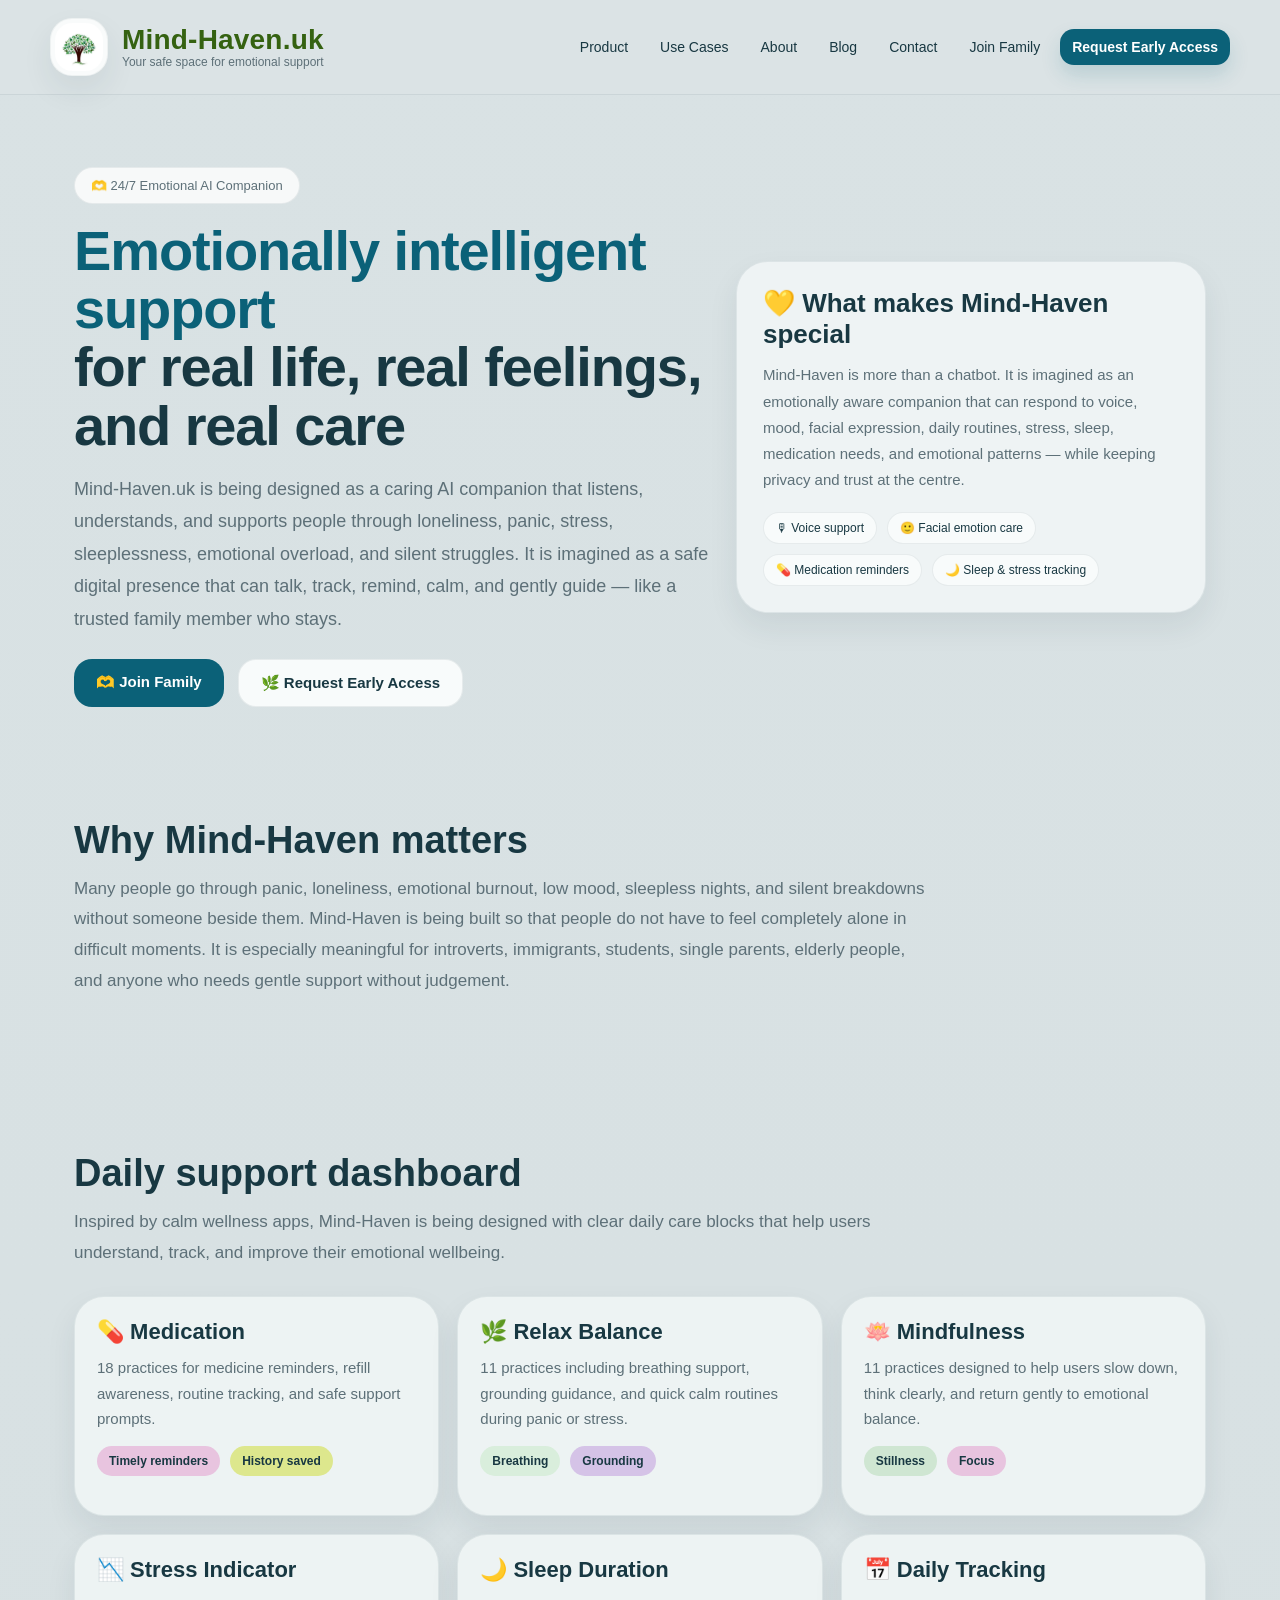
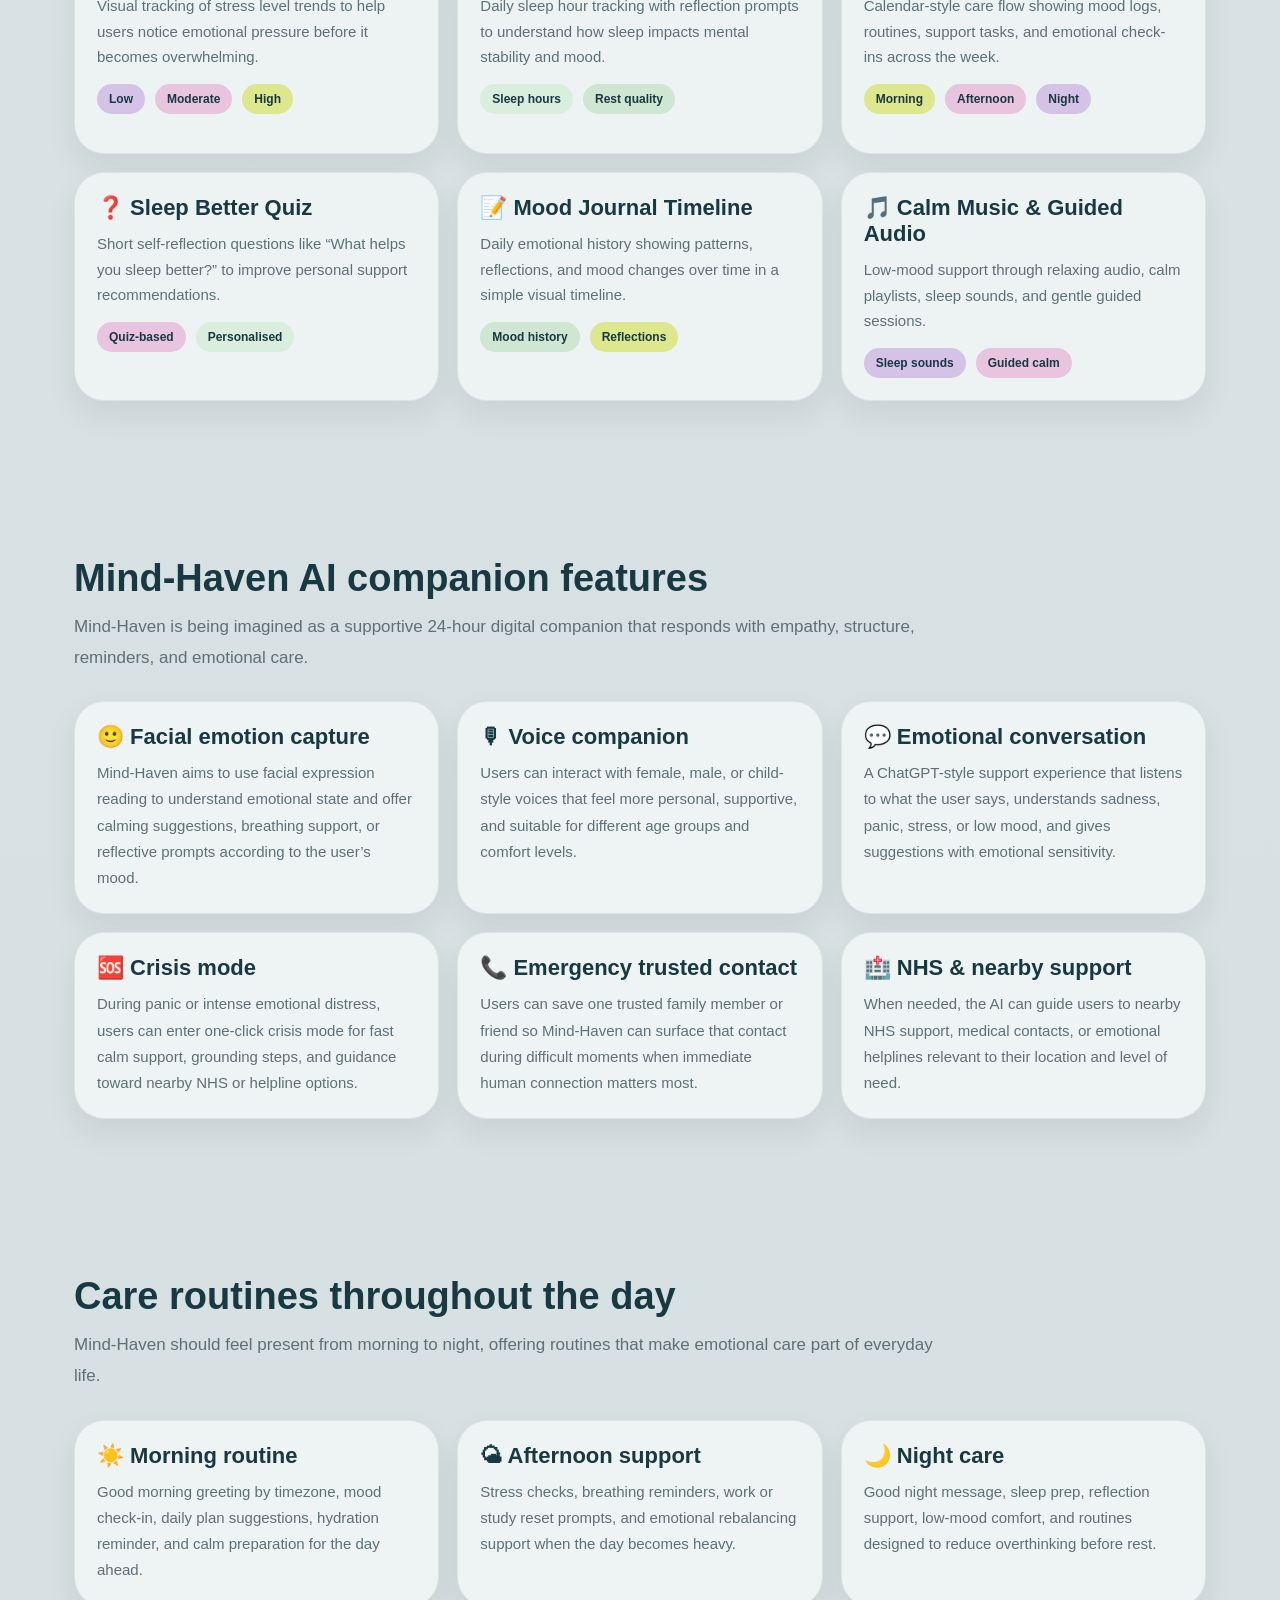
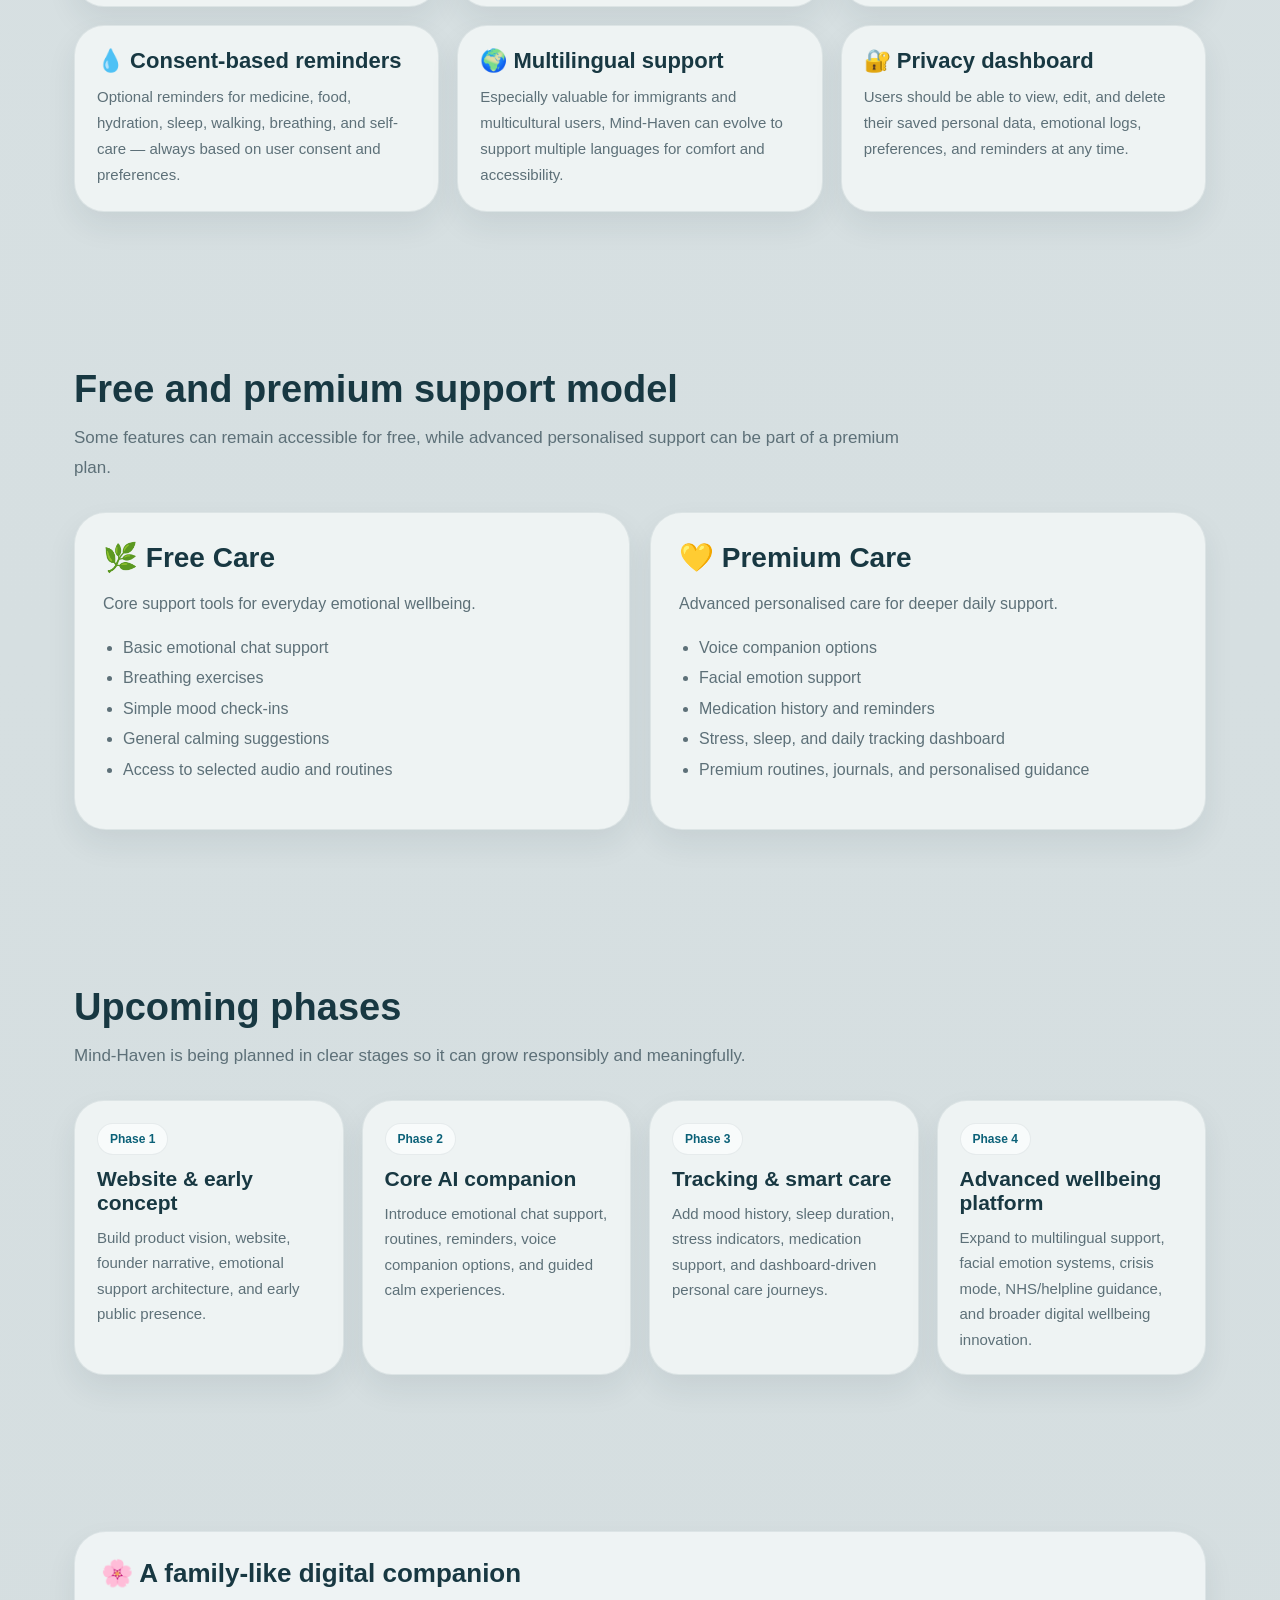
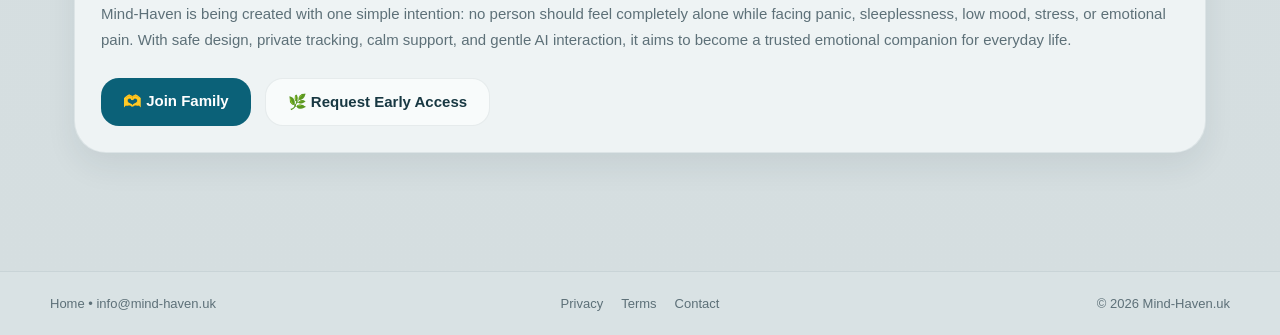
<file: index.html>
<!DOCTYPE html>
<html lang="en">
<head>
  <meta charset="UTF-8" />
  <meta name="viewport" content="width=device-width, initial-scale=1.0" />
  <title>Mind-Haven.uk</title>
  <link rel="stylesheet" href="style.css?v=20" />
</head>
<body>

  <div class="navbar">
    <div class="container nav-inner">
      <a href="index.html" class="brand">
        <img src="logo.png" alt="Mind-Haven Logo" class="brand-logo">
        <div class="brand-text">
          <span>Mind-Haven.uk</span>
          <small>Your safe space for emotional support</small>
        </div>
      </a>

      <div class="navlinks">
        <a href="product.html">Product</a>
        <a href="use-cases.html">Use Cases</a>
        <a href="about.html">About</a>
        <a href="blog.html">Blog</a>
        <a href="contact.html">Contact</a>
        <a href="join-family.html">Join Family</a>
        <a href="early-access.html" class="cta">Request Early Access</a>
      </div>
    </div>
  </div>

  <!-- HERO -->
  <section class="hero">
    <div class="container hero-grid">
      <div>
        <div class="hero-kicker">🫶 24/7 Emotional AI Companion</div>
        <h1>
          <span class="soft">Emotionally intelligent support</span><br>
          for real life, real feelings, and real care
        </h1>
        <p>
          Mind-Haven.uk is being designed as a caring AI companion that listens, understands,
          and supports people through loneliness, panic, stress, sleeplessness, emotional overload,
          and silent struggles. It is imagined as a safe digital presence that can talk, track,
          remind, calm, and gently guide — like a trusted family member who stays.
        </p>

        <div class="hero-buttons">
          <a href="join-family.html" class="btn btn-primary">🫶 Join Family</a>
          <a href="early-access.html" class="btn btn-secondary">🌿 Request Early Access</a>
        </div>
      </div>

      <div class="hero-card">
        <h3>💛 What makes Mind-Haven special</h3>
        <p>
          Mind-Haven is more than a chatbot. It is imagined as an emotionally aware companion
          that can respond to voice, mood, facial expression, daily routines, stress, sleep,
          medication needs, and emotional patterns — while keeping privacy and trust at the centre.
        </p>

        <div class="soft-tags">
          <div class="soft-tag">🎙 Voice support</div>
          <div class="soft-tag">🙂 Facial emotion care</div>
          <div class="soft-tag">💊 Medication reminders</div>
          <div class="soft-tag">🌙 Sleep & stress tracking</div>
        </div>
      </div>
    </div>
  </section>

  <!-- WHY -->
  <section class="section">
    <div class="container">
      <h2 class="section-title">Why Mind-Haven matters</h2>
      <p class="section-subtitle">
        Many people go through panic, loneliness, emotional burnout, low mood, sleepless nights,
        and silent breakdowns without someone beside them. Mind-Haven is being built so that people
        do not have to feel completely alone in difficult moments. It is especially meaningful for
        introverts, immigrants, students, single parents, elderly people, and anyone who needs
        gentle support without judgement.
      </p>
    </div>
  </section>

  <!-- DASHBOARD BLOCKS -->
  <section class="section">
    <div class="container">
      <h2 class="section-title">Daily support dashboard</h2>
      <p class="section-subtitle">
        Inspired by calm wellness apps, Mind-Haven is being designed with clear daily care blocks
        that help users understand, track, and improve their emotional wellbeing.
      </p>

      <div class="dashboard-grid">
        <div class="dashboard-card">
          <h3>💊 Medication</h3>
          <p>18 practices for medicine reminders, refill awareness, routine tracking, and safe support prompts.</p>
          <div class="pill-row">
            <div class="pill pill-pink">Timely reminders</div>
            <div class="pill pill-yellow">History saved</div>
          </div>
        </div>

        <div class="dashboard-card">
          <h3>🌿 Relax Balance</h3>
          <p>11 practices including breathing support, grounding guidance, and quick calm routines during panic or stress.</p>
          <div class="pill-row">
            <div class="pill pill-mint">Breathing</div>
            <div class="pill pill-lavender">Grounding</div>
          </div>
        </div>

        <div class="dashboard-card">
          <h3>🪷 Mindfulness</h3>
          <p>11 practices designed to help users slow down, think clearly, and return gently to emotional balance.</p>
          <div class="pill-row">
            <div class="pill pill-sage">Stillness</div>
            <div class="pill pill-pink">Focus</div>
          </div>
        </div>

        <div class="dashboard-card">
          <h3>📉 Stress Indicator</h3>
          <p>Visual tracking of stress level trends to help users notice emotional pressure before it becomes overwhelming.</p>
          <div class="pill-row">
            <div class="pill pill-lavender">Low</div>
            <div class="pill pill-pink">Moderate</div>
            <div class="pill pill-yellow">High</div>
          </div>
        </div>

        <div class="dashboard-card">
          <h3>🌙 Sleep Duration</h3>
          <p>Daily sleep hour tracking with reflection prompts to understand how sleep impacts mental stability and mood.</p>
          <div class="pill-row">
            <div class="pill pill-mint">Sleep hours</div>
            <div class="pill pill-sage">Rest quality</div>
          </div>
        </div>

        <div class="dashboard-card">
          <h3>📅 Daily Tracking</h3>
          <p>Calendar-style care flow showing mood logs, routines, support tasks, and emotional check-ins across the week.</p>
          <div class="pill-row">
            <div class="pill pill-yellow">Morning</div>
            <div class="pill pill-pink">Afternoon</div>
            <div class="pill pill-lavender">Night</div>
          </div>
        </div>

        <div class="dashboard-card">
          <h3>❓ Sleep Better Quiz</h3>
          <p>Short self-reflection questions like “What helps you sleep better?” to improve personal support recommendations.</p>
          <div class="pill-row">
            <div class="pill pill-pink">Quiz-based</div>
            <div class="pill pill-mint">Personalised</div>
          </div>
        </div>

        <div class="dashboard-card">
          <h3>📝 Mood Journal Timeline</h3>
          <p>Daily emotional history showing patterns, reflections, and mood changes over time in a simple visual timeline.</p>
          <div class="pill-row">
            <div class="pill pill-sage">Mood history</div>
            <div class="pill pill-yellow">Reflections</div>
          </div>
        </div>

        <div class="dashboard-card">
          <h3>🎵 Calm Music & Guided Audio</h3>
          <p>Low-mood support through relaxing audio, calm playlists, sleep sounds, and gentle guided sessions.</p>
          <div class="pill-row">
            <div class="pill pill-lavender">Sleep sounds</div>
            <div class="pill pill-pink">Guided calm</div>
          </div>
        </div>
      </div>
    </div>
  </section>

  <!-- CORE AI FEATURES -->
  <section class="section">
    <div class="container">
      <h2 class="section-title">Mind-Haven AI companion features</h2>
      <p class="section-subtitle">
        Mind-Haven is being imagined as a supportive 24-hour digital companion that responds with
        empathy, structure, reminders, and emotional care.
      </p>

      <div class="grid-3">
        <div class="card">
          <h3>🙂 Facial emotion capture</h3>
          <p>
            Mind-Haven aims to use facial expression reading to understand emotional state and offer
            calming suggestions, breathing support, or reflective prompts according to the user’s mood.
          </p>
        </div>

        <div class="card">
          <h3>🎙 Voice companion</h3>
          <p>
            Users can interact with female, male, or child-style voices that feel more personal,
            supportive, and suitable for different age groups and comfort levels.
          </p>
        </div>

        <div class="card">
          <h3>💬 Emotional conversation</h3>
          <p>
            A ChatGPT-style support experience that listens to what the user says, understands sadness,
            panic, stress, or low mood, and gives suggestions with emotional sensitivity.
          </p>
        </div>

        <div class="card">
          <h3>🆘 Crisis mode</h3>
          <p>
            During panic or intense emotional distress, users can enter one-click crisis mode for fast
            calm support, grounding steps, and guidance toward nearby NHS or helpline options.
          </p>
        </div>

        <div class="card">
          <h3>📞 Emergency trusted contact</h3>
          <p>
            Users can save one trusted family member or friend so Mind-Haven can surface that contact
            during difficult moments when immediate human connection matters most.
          </p>
        </div>

        <div class="card">
          <h3>🏥 NHS & nearby support</h3>
          <p>
            When needed, the AI can guide users to nearby NHS support, medical contacts, or emotional
            helplines relevant to their location and level of need.
          </p>
        </div>
      </div>
    </div>
  </section>

  <!-- CARE ROUTINES -->
  <section class="section">
    <div class="container">
      <h2 class="section-title">Care routines throughout the day</h2>
      <p class="section-subtitle">
        Mind-Haven should feel present from morning to night, offering routines that make emotional care
        part of everyday life.
      </p>

      <div class="grid-3">
        <div class="card">
          <h3>☀️ Morning routine</h3>
          <p>
            Good morning greeting by timezone, mood check-in, daily plan suggestions, hydration reminder,
            and calm preparation for the day ahead.
          </p>
        </div>

        <div class="card">
          <h3>🌤 Afternoon support</h3>
          <p>
            Stress checks, breathing reminders, work or study reset prompts, and emotional rebalancing
            support when the day becomes heavy.
          </p>
        </div>

        <div class="card">
          <h3>🌙 Night care</h3>
          <p>
            Good night message, sleep prep, reflection support, low-mood comfort, and routines designed
            to reduce overthinking before rest.
          </p>
        </div>

        <div class="card">
          <h3>💧 Consent-based reminders</h3>
          <p>
            Optional reminders for medicine, food, hydration, sleep, walking, breathing, and self-care —
            always based on user consent and preferences.
          </p>
        </div>

        <div class="card">
          <h3>🌍 Multilingual support</h3>
          <p>
            Especially valuable for immigrants and multicultural users, Mind-Haven can evolve to support
            multiple languages for comfort and accessibility.
          </p>
        </div>

        <div class="card">
          <h3>🔐 Privacy dashboard</h3>
          <p>
            Users should be able to view, edit, and delete their saved personal data, emotional logs,
            preferences, and reminders at any time.
          </p>
        </div>
      </div>
    </div>
  </section>

  <!-- FREE VS PREMIUM -->
  <section class="section">
    <div class="container">
      <h2 class="section-title">Free and premium support model</h2>
      <p class="section-subtitle">
        Some features can remain accessible for free, while advanced personalised support can be part
        of a premium plan.
      </p>

      <div class="pricing-grid">
        <div class="price-card">
          <h3>🌿 Free Care</h3>
          <p>Core support tools for everyday emotional wellbeing.</p>
          <ul>
            <li>Basic emotional chat support</li>
            <li>Breathing exercises</li>
            <li>Simple mood check-ins</li>
            <li>General calming suggestions</li>
            <li>Access to selected audio and routines</li>
          </ul>
        </div>

        <div class="price-card">
          <h3>💛 Premium Care</h3>
          <p>Advanced personalised care for deeper daily support.</p>
          <ul>
            <li>Voice companion options</li>
            <li>Facial emotion support</li>
            <li>Medication history and reminders</li>
            <li>Stress, sleep, and daily tracking dashboard</li>
            <li>Premium routines, journals, and personalised guidance</li>
          </ul>
        </div>
      </div>
    </div>
  </section>

  <!-- PHASES -->
  <section class="section">
    <div class="container">
      <h2 class="section-title">Upcoming phases</h2>
      <p class="section-subtitle">
        Mind-Haven is being planned in clear stages so it can grow responsibly and meaningfully.
      </p>

      <div class="flow-grid">
        <div class="flow-step">
          <span>Phase 1</span>
          <h3>Website & early concept</h3>
          <p>
            Build product vision, website, founder narrative, emotional support architecture,
            and early public presence.
          </p>
        </div>

        <div class="flow-step">
          <span>Phase 2</span>
          <h3>Core AI companion</h3>
          <p>
            Introduce emotional chat support, routines, reminders, voice companion options,
            and guided calm experiences.
          </p>
        </div>

        <div class="flow-step">
          <span>Phase 3</span>
          <h3>Tracking & smart care</h3>
          <p>
            Add mood history, sleep duration, stress indicators, medication support, and
            dashboard-driven personal care journeys.
          </p>
        </div>

        <div class="flow-step">
          <span>Phase 4</span>
          <h3>Advanced wellbeing platform</h3>
          <p>
            Expand to multilingual support, facial emotion systems, crisis mode,
            NHS/helpline guidance, and broader digital wellbeing innovation.
          </p>
        </div>
      </div>
    </div>
  </section>

  <!-- CTA -->
  <section class="section">
    <div class="container">
      <div class="hero-card">
        <h3>🌸 A family-like digital companion</h3>
        <p>
          Mind-Haven is being created with one simple intention: no person should feel completely alone
          while facing panic, sleeplessness, low mood, stress, or emotional pain. With safe design,
          private tracking, calm support, and gentle AI interaction, it aims to become a trusted
          emotional companion for everyday life.
        </p>

        <div class="hero-buttons">
          <a href="join-family.html" class="btn btn-primary">🫶 Join Family</a>
          <a href="early-access.html" class="btn btn-secondary">🌿 Request Early Access</a>
        </div>
      </div>
    </div>
  </section>

  <footer>
    <div class="container footer-inner footer-3col">

      <div class="footer-left">
        <a href="index.html">Home</a> •
        <a href="mailto:info@mind-haven.uk">info@mind-haven.uk</a>
      </div>

      <div class="footer-center">
        <a href="privacy.html">Privacy</a>
        <a href="terms.html">Terms</a>
        <a href="contact.html">Contact</a>
      </div>

      <div class="footer-right">
        © 2026 Mind-Haven.uk
      </div>

    </div>
  </footer>

</body>
</html>
</file>
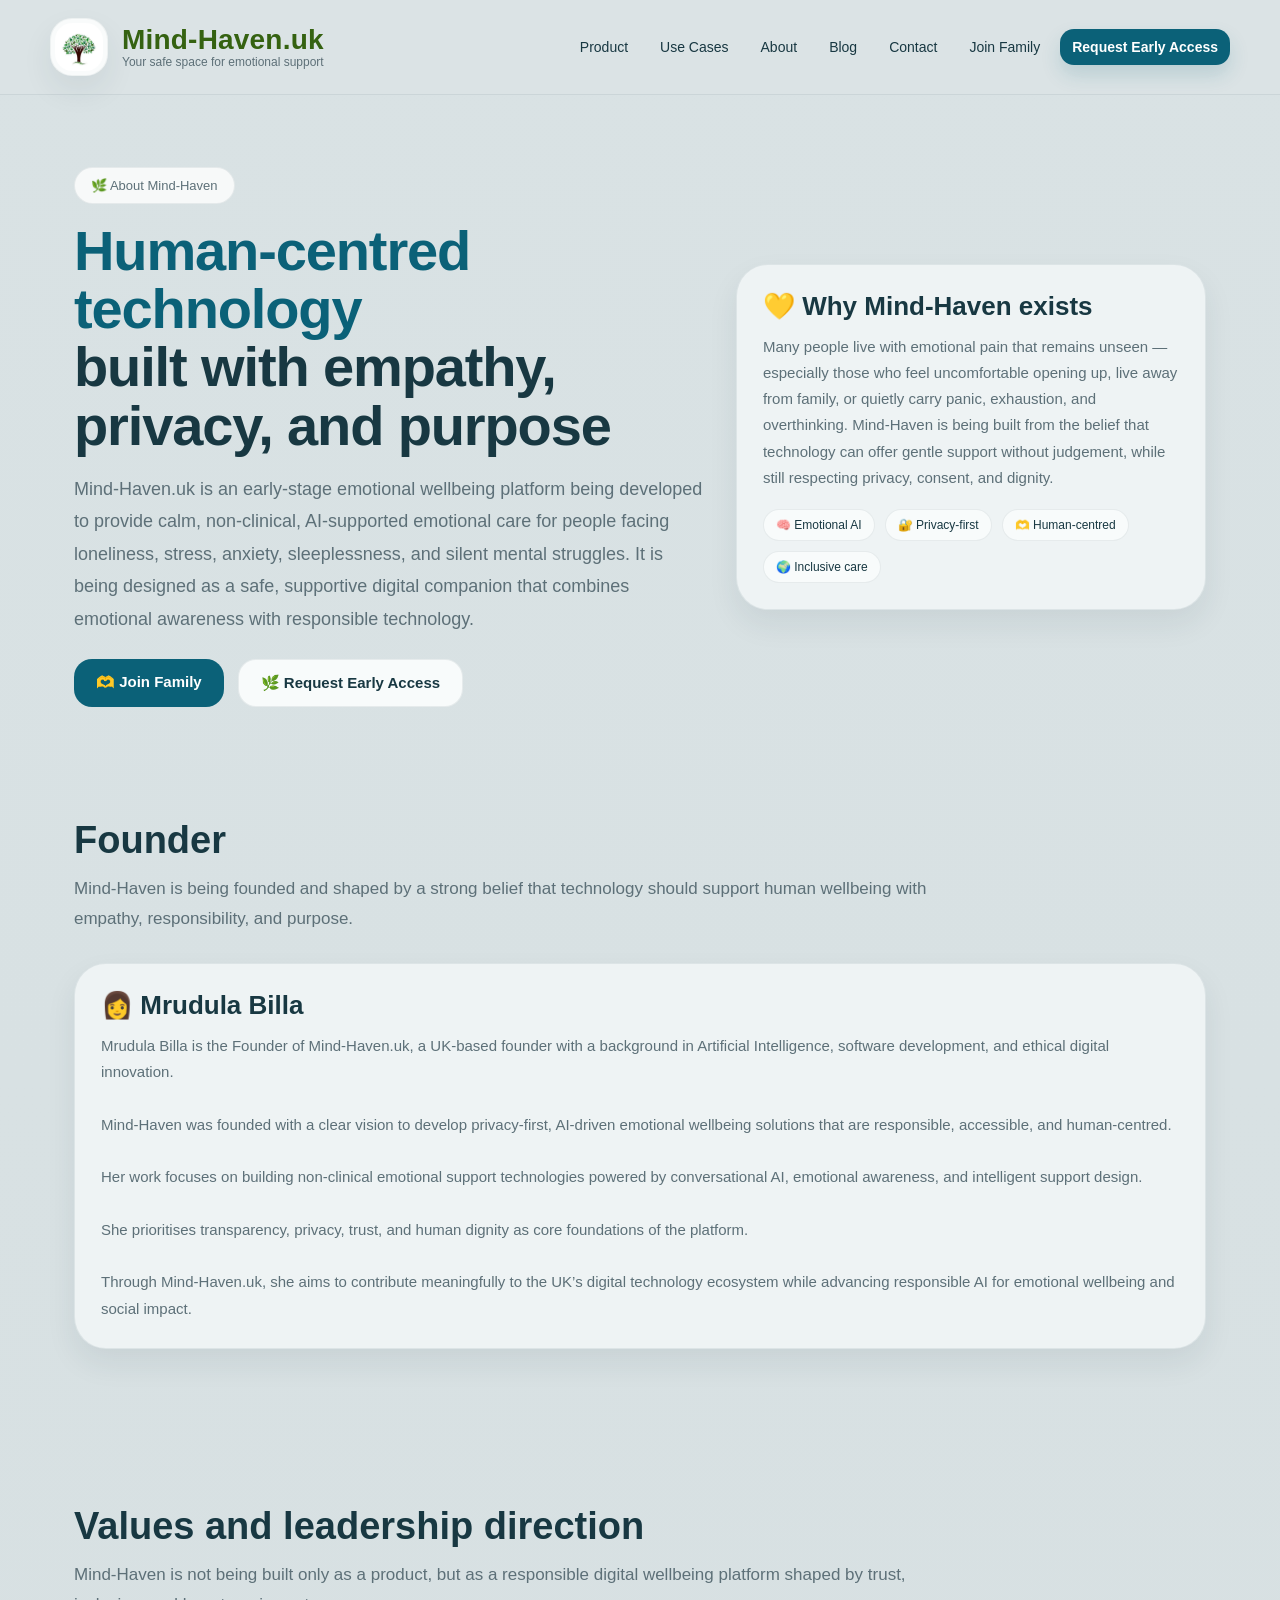
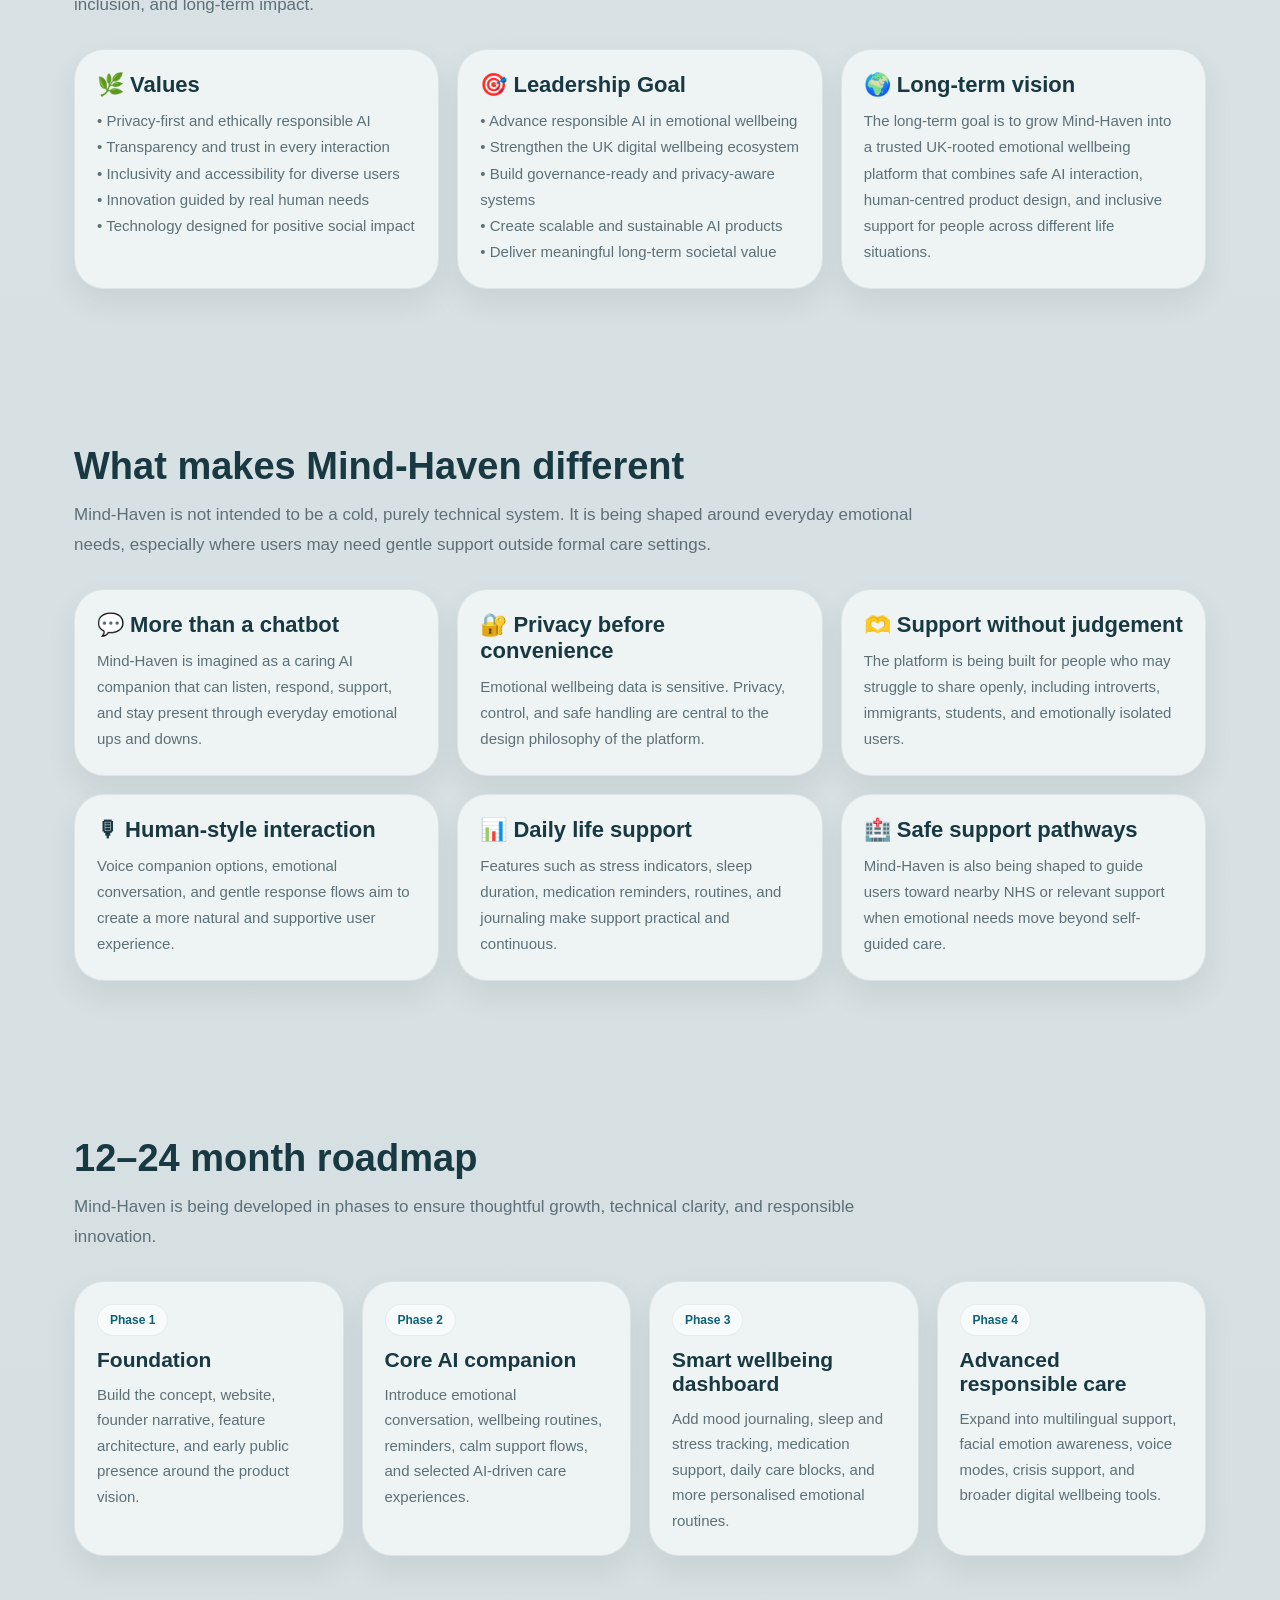
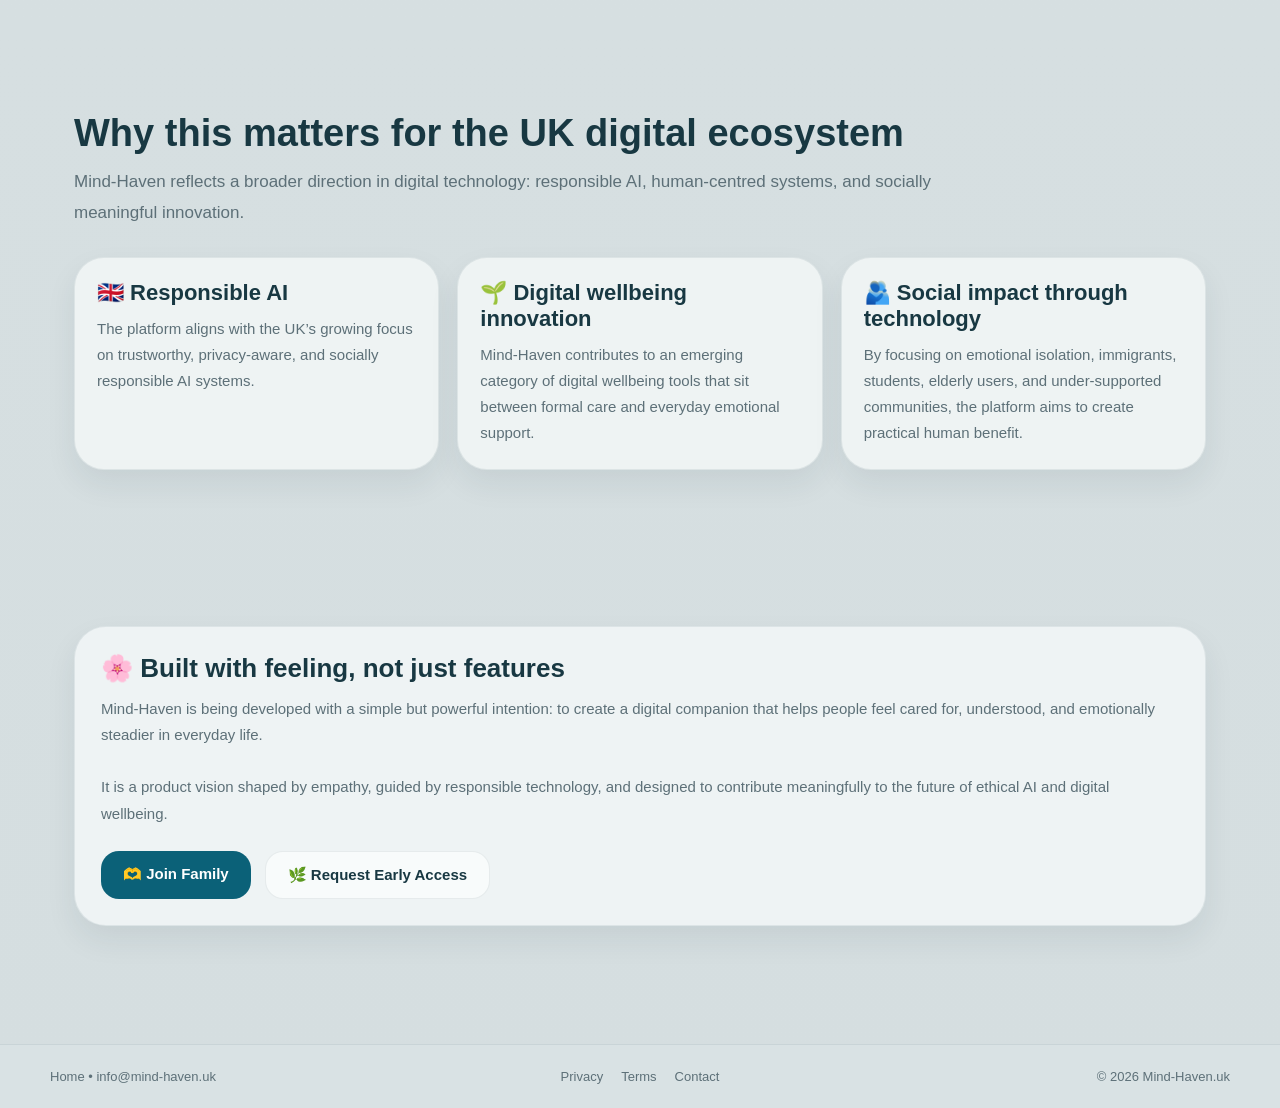
<file: about.html>
<!DOCTYPE html>
<html lang="en">
<head>
  <meta charset="UTF-8" />
  <meta name="viewport" content="width=device-width, initial-scale=1.0" />
  <title>About • Mind-Haven.uk</title>
  <link rel="stylesheet" href="style.css?v=23" />
</head>
<body>

  <div class="navbar">
    <div class="container nav-inner">
      <a href="index.html" class="brand">
        <img src="logo.png" alt="Mind-Haven Logo" class="brand-logo">
        <div class="brand-text">
          <span>Mind-Haven.uk</span>
          <small>Your safe space for emotional support</small>
        </div>
      </a>

      <div class="navlinks">
        <a href="product.html">Product</a>
        <a href="use-cases.html">Use Cases</a>
        <a href="about.html">About</a>
        <a href="blog.html">Blog</a>
        <a href="contact.html">Contact</a>
        <a href="join-family.html">Join Family</a>
        <a href="early-access.html" class="cta">Request Early Access</a>
      </div>
    </div>
  </div>

  <!-- HERO -->
  <section class="hero">
    <div class="container hero-grid">
      <div>
        <div class="hero-kicker">🌿 About Mind-Haven</div>
        <h1>
          <span class="soft">Human-centred technology</span><br>
          built with empathy, privacy, and purpose
        </h1>
        <p>
          Mind-Haven.uk is an early-stage emotional wellbeing platform being developed to provide
          calm, non-clinical, AI-supported emotional care for people facing loneliness, stress,
          anxiety, sleeplessness, and silent mental struggles. It is being designed as a safe,
          supportive digital companion that combines emotional awareness with responsible technology.
        </p>

        <div class="hero-buttons">
          <a href="join-family.html" class="btn btn-primary">🫶 Join Family</a>
          <a href="early-access.html" class="btn btn-secondary">🌿 Request Early Access</a>
        </div>
      </div>

      <div class="hero-card">
        <h3>💛 Why Mind-Haven exists</h3>
        <p>
          Many people live with emotional pain that remains unseen — especially those who feel
          uncomfortable opening up, live away from family, or quietly carry panic, exhaustion,
          and overthinking. Mind-Haven is being built from the belief that technology can offer
          gentle support without judgement, while still respecting privacy, consent, and dignity.
        </p>

        <div class="soft-tags">
          <div class="soft-tag">🧠 Emotional AI</div>
          <div class="soft-tag">🔐 Privacy-first</div>
          <div class="soft-tag">🫶 Human-centred</div>
          <div class="soft-tag">🌍 Inclusive care</div>
        </div>
      </div>
    </div>
  </section>

  <!-- FOUNDER -->
  <section class="section">
    <div class="container">
      <h2 class="section-title">Founder</h2>
      <p class="section-subtitle">
        Mind-Haven is being founded and shaped by a strong belief that technology should support
        human wellbeing with empathy, responsibility, and purpose.
      </p>

      <div class="hero-card" style="margin-top:28px;">
        <h3>👩 Mrudula Billa</h3>
        <p>
          Mrudula Billa is the Founder of Mind-Haven.uk, a UK-based founder with a background in
          Artificial Intelligence, software development, and ethical digital innovation.
          <br><br>
          Mind-Haven was founded with a clear vision to develop privacy-first, AI-driven emotional
          wellbeing solutions that are responsible, accessible, and human-centred.
          <br><br>
          Her work focuses on building non-clinical emotional support technologies powered by
          conversational AI, emotional awareness, and intelligent support design.
          <br><br>
          She prioritises transparency, privacy, trust, and human dignity as core foundations of
          the platform.
          <br><br>
          Through Mind-Haven.uk, she aims to contribute meaningfully to the UK’s digital technology
          ecosystem while advancing responsible AI for emotional wellbeing and social impact.
        </p>
      </div>
    </div>
  </section>

  <!-- VALUES + LEADERSHIP -->
  <section class="section">
    <div class="container">
      <h2 class="section-title">Values and leadership direction</h2>
      <p class="section-subtitle">
        Mind-Haven is not being built only as a product, but as a responsible digital wellbeing
        platform shaped by trust, inclusion, and long-term impact.
      </p>

      <div class="grid-3">
        <div class="card">
          <h3>🌿 Values</h3>
          <p>
            • Privacy-first and ethically responsible AI<br>
            • Transparency and trust in every interaction<br>
            • Inclusivity and accessibility for diverse users<br>
            • Innovation guided by real human needs<br>
            • Technology designed for positive social impact
          </p>
        </div>

        <div class="card">
          <h3>🎯 Leadership Goal</h3>
          <p>
            • Advance responsible AI in emotional wellbeing<br>
            • Strengthen the UK digital wellbeing ecosystem<br>
            • Build governance-ready and privacy-aware systems<br>
            • Create scalable and sustainable AI products<br>
            • Deliver meaningful long-term societal value
          </p>
        </div>

        <div class="card">
          <h3>🌍 Long-term vision</h3>
          <p>
            The long-term goal is to grow Mind-Haven into a trusted UK-rooted emotional wellbeing
            platform that combines safe AI interaction, human-centred product design, and inclusive
            support for people across different life situations.
          </p>
        </div>
      </div>
    </div>
  </section>

  <!-- WHAT MAKES IT DIFFERENT -->
  <section class="section">
    <div class="container">
      <h2 class="section-title">What makes Mind-Haven different</h2>
      <p class="section-subtitle">
        Mind-Haven is not intended to be a cold, purely technical system. It is being shaped around
        everyday emotional needs, especially where users may need gentle support outside formal care settings.
      </p>

      <div class="grid-3">
        <div class="card">
          <h3>💬 More than a chatbot</h3>
          <p>
            Mind-Haven is imagined as a caring AI companion that can listen, respond, support,
            and stay present through everyday emotional ups and downs.
          </p>
        </div>

        <div class="card">
          <h3>🔐 Privacy before convenience</h3>
          <p>
            Emotional wellbeing data is sensitive. Privacy, control, and safe handling are central
            to the design philosophy of the platform.
          </p>
        </div>

        <div class="card">
          <h3>🫶 Support without judgement</h3>
          <p>
            The platform is being built for people who may struggle to share openly,
            including introverts, immigrants, students, and emotionally isolated users.
          </p>
        </div>

        <div class="card">
          <h3>🎙 Human-style interaction</h3>
          <p>
            Voice companion options, emotional conversation, and gentle response flows aim
            to create a more natural and supportive user experience.
          </p>
        </div>

        <div class="card">
          <h3>📊 Daily life support</h3>
          <p>
            Features such as stress indicators, sleep duration, medication reminders,
            routines, and journaling make support practical and continuous.
          </p>
        </div>

        <div class="card">
          <h3>🏥 Safe support pathways</h3>
          <p>
            Mind-Haven is also being shaped to guide users toward nearby NHS or relevant support
            when emotional needs move beyond self-guided care.
          </p>
        </div>
      </div>
    </div>
  </section>

  <!-- ROADMAP -->
  <section class="section">
    <div class="container">
      <h2 class="section-title">12–24 month roadmap</h2>
      <p class="section-subtitle">
        Mind-Haven is being developed in phases to ensure thoughtful growth, technical clarity,
        and responsible innovation.
      </p>

      <div class="flow-grid">
        <div class="flow-step">
          <span>Phase 1</span>
          <h3>Foundation</h3>
          <p>
            Build the concept, website, founder narrative, feature architecture,
            and early public presence around the product vision.
          </p>
        </div>

        <div class="flow-step">
          <span>Phase 2</span>
          <h3>Core AI companion</h3>
          <p>
            Introduce emotional conversation, wellbeing routines, reminders,
            calm support flows, and selected AI-driven care experiences.
          </p>
        </div>

        <div class="flow-step">
          <span>Phase 3</span>
          <h3>Smart wellbeing dashboard</h3>
          <p>
            Add mood journaling, sleep and stress tracking, medication support,
            daily care blocks, and more personalised emotional routines.
          </p>
        </div>

        <div class="flow-step">
          <span>Phase 4</span>
          <h3>Advanced responsible care</h3>
          <p>
            Expand into multilingual support, facial emotion awareness,
            voice modes, crisis support, and broader digital wellbeing tools.
          </p>
        </div>
      </div>
    </div>
  </section>

  <!-- UK / GTV ANGLE -->
  <section class="section">
    <div class="container">
      <h2 class="section-title">Why this matters for the UK digital ecosystem</h2>
      <p class="section-subtitle">
        Mind-Haven reflects a broader direction in digital technology: responsible AI,
        human-centred systems, and socially meaningful innovation.
      </p>

      <div class="grid-3">
        <div class="card">
          <h3>🇬🇧 Responsible AI</h3>
          <p>
            The platform aligns with the UK’s growing focus on trustworthy, privacy-aware,
            and socially responsible AI systems.
          </p>
        </div>

        <div class="card">
          <h3>🌱 Digital wellbeing innovation</h3>
          <p>
            Mind-Haven contributes to an emerging category of digital wellbeing tools that
            sit between formal care and everyday emotional support.
          </p>
        </div>

        <div class="card">
          <h3>🫂 Social impact through technology</h3>
          <p>
            By focusing on emotional isolation, immigrants, students, elderly users,
            and under-supported communities, the platform aims to create practical human benefit.
          </p>
        </div>
      </div>
    </div>
  </section>

  <!-- FINAL MESSAGE -->
  <section class="section">
    <div class="container">
      <div class="hero-card">
        <h3>🌸 Built with feeling, not just features</h3>
        <p>
          Mind-Haven is being developed with a simple but powerful intention:
          to create a digital companion that helps people feel cared for,
          understood, and emotionally steadier in everyday life.
          <br><br>
          It is a product vision shaped by empathy, guided by responsible technology,
          and designed to contribute meaningfully to the future of ethical AI and digital wellbeing.
        </p>

        <div class="hero-buttons">
          <a href="join-family.html" class="btn btn-primary">🫶 Join Family</a>
          <a href="early-access.html" class="btn btn-secondary">🌿 Request Early Access</a>
        </div>
      </div>
    </div>
  </section>

  <footer>
    <div class="container footer-inner footer-3col">

      <div class="footer-left">
        <a href="index.html">Home</a> •
        <a href="mailto:info@mind-haven.uk">info@mind-haven.uk</a>
      </div>

      <div class="footer-center">
        <a href="privacy.html">Privacy</a>
        <a href="terms.html">Terms</a>
        <a href="contact.html">Contact</a>
      </div>

      <div class="footer-right">
        © 2026 Mind-Haven.uk
      </div>

    </div>
  </footer>

</body>
</html>
</file>
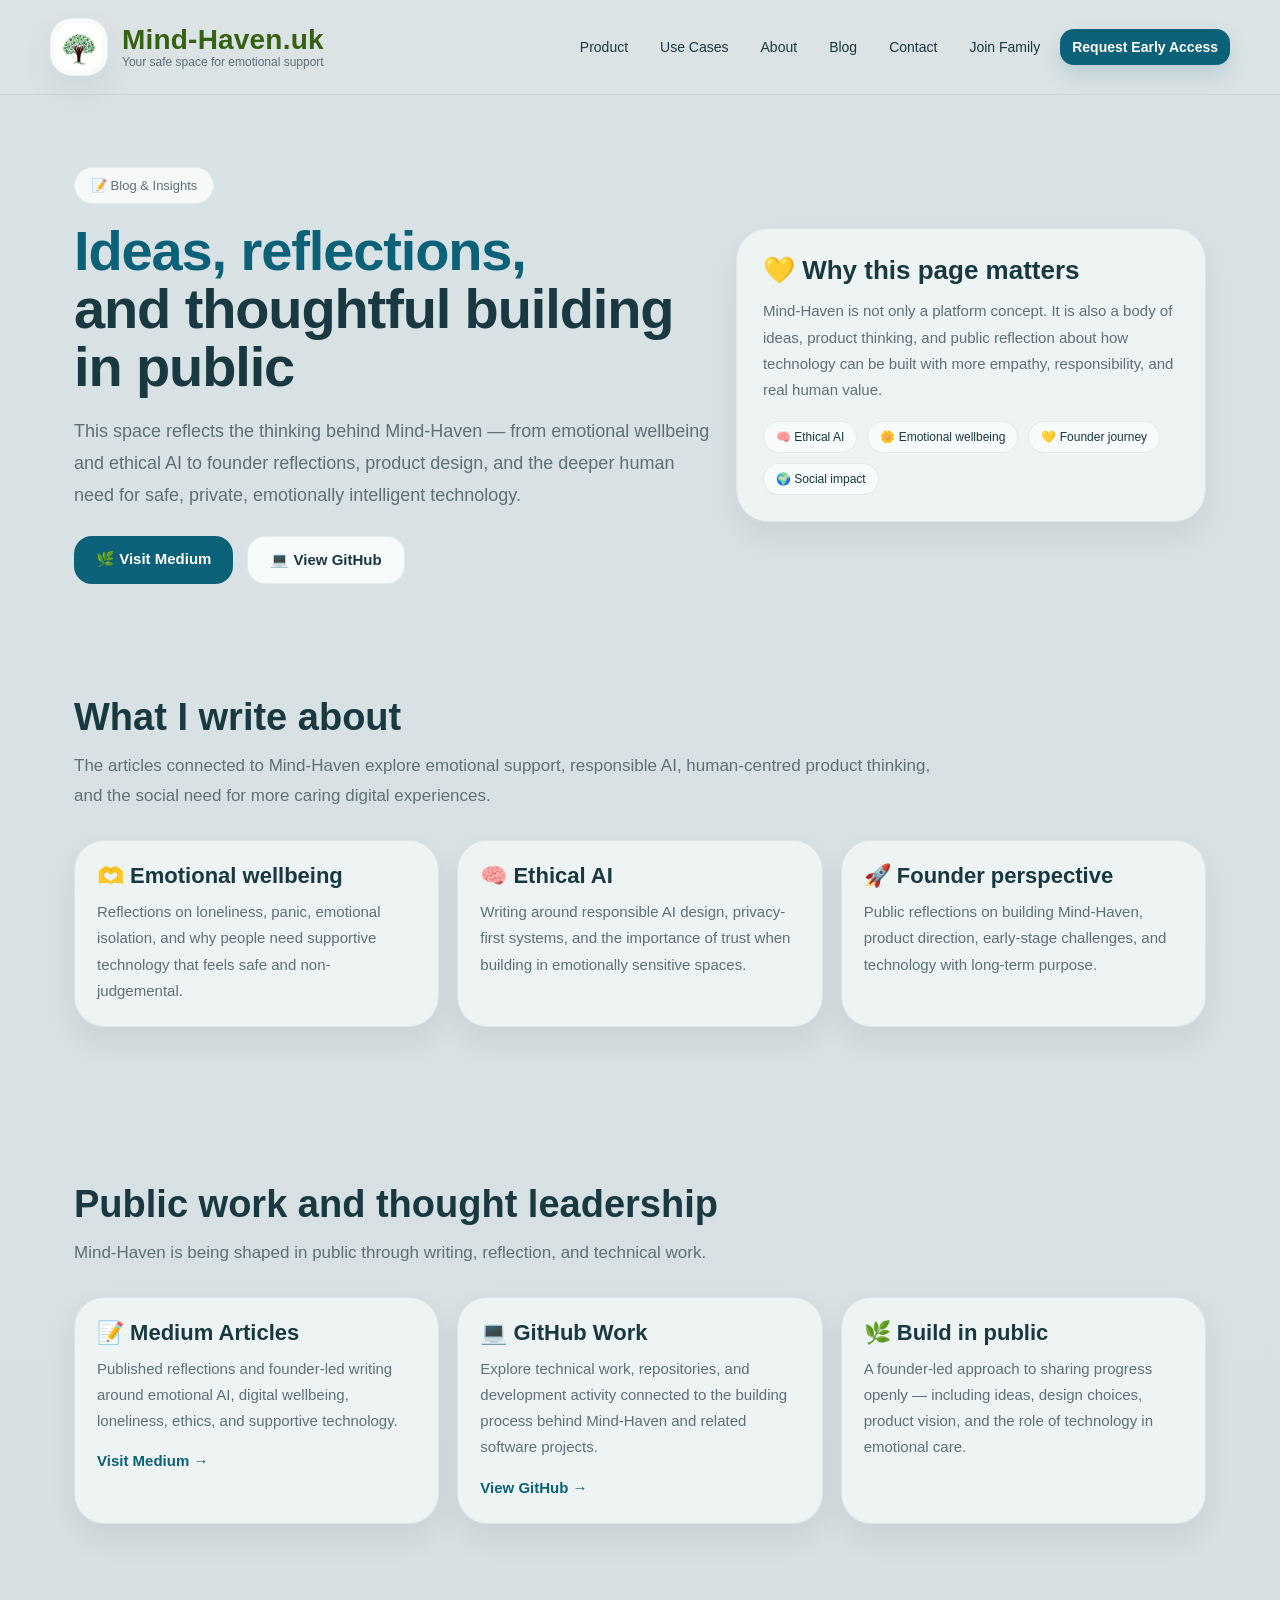
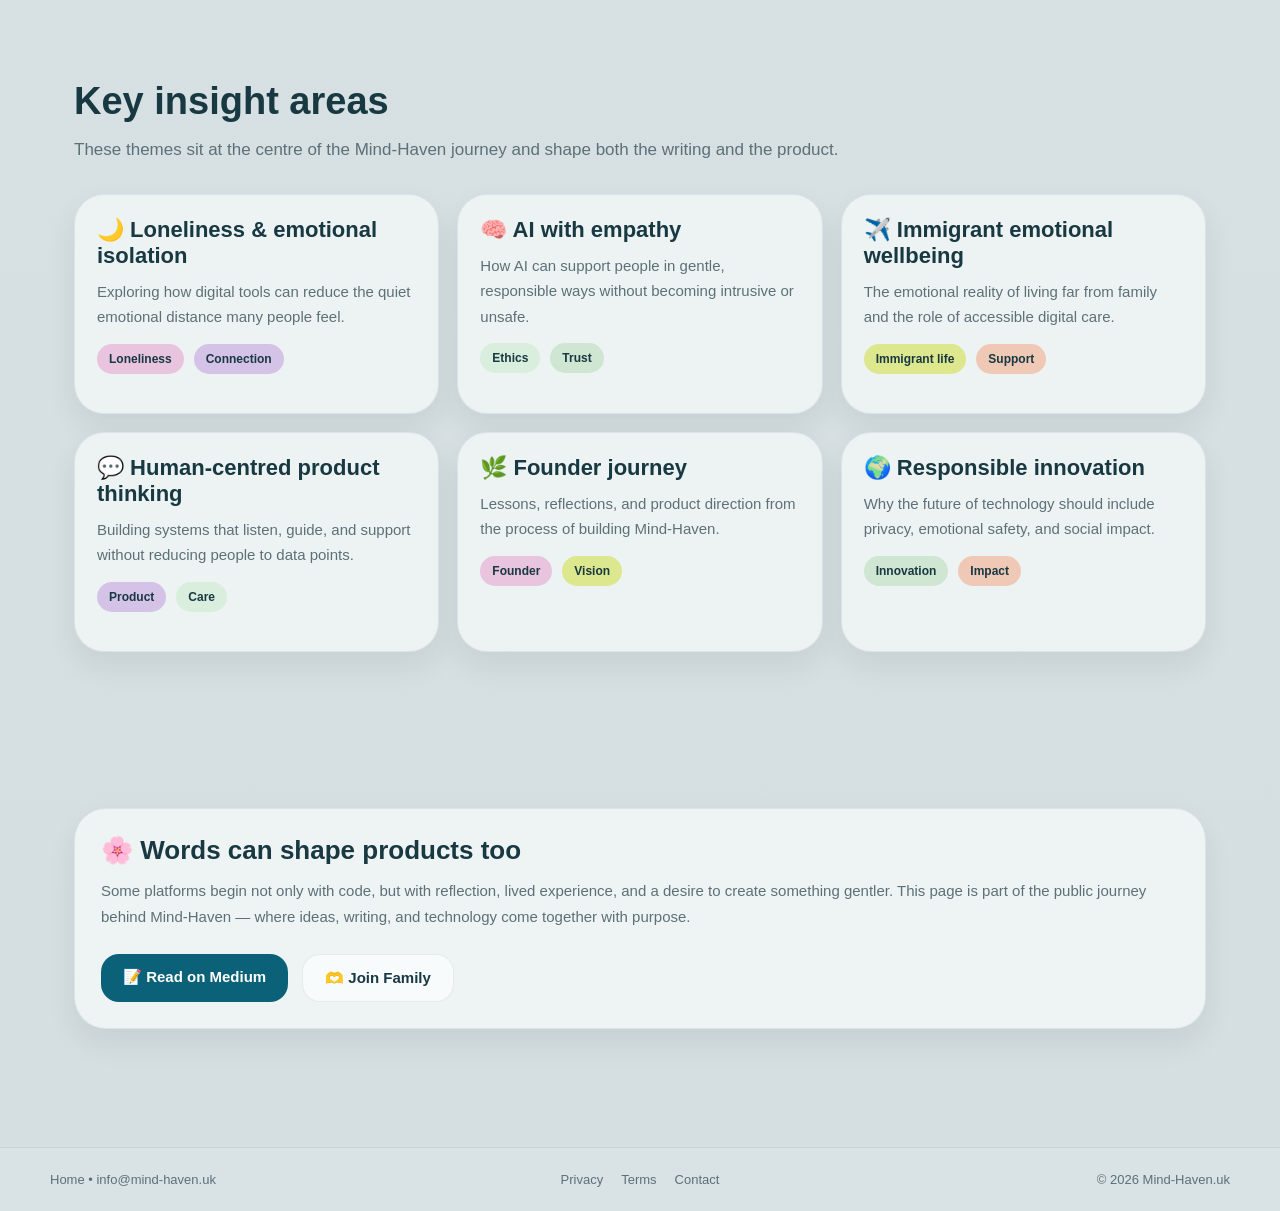
<file: blog.html>
<!DOCTYPE html>
<html lang="en">
<head>
  <meta charset="UTF-8" />
  <meta name="viewport" content="width=device-width, initial-scale=1.0" />
  <title>Blog • Mind-Haven.uk</title>
  <link rel="stylesheet" href="style.css?v=27" />
</head>
<body>

  <div class="navbar">
    <div class="container nav-inner">
      <a href="index.html" class="brand">
        <img src="logo.png" alt="Mind-Haven Logo" class="brand-logo">
        <div class="brand-text">
          <span>Mind-Haven.uk</span>
          <small>Your safe space for emotional support</small>
        </div>
      </a>

      <div class="navlinks">
        <a href="product.html">Product</a>
        <a href="use-cases.html">Use Cases</a>
        <a href="about.html">About</a>
        <a href="blog.html">Blog</a>
        <a href="contact.html">Contact</a>
        <a href="join-family.html">Join Family</a>
        <a href="early-access.html" class="cta">Request Early Access</a>
      </div>
    </div>
  </div>

  <!-- HERO -->
  <section class="hero">
    <div class="container hero-grid">
      <div>
        <div class="hero-kicker">📝 Blog & Insights</div>
        <h1>
          <span class="soft">Ideas, reflections,</span><br>
          and thoughtful building in public
        </h1>
        <p>
          This space reflects the thinking behind Mind-Haven — from emotional wellbeing
          and ethical AI to founder reflections, product design, and the deeper human need
          for safe, private, emotionally intelligent technology.
        </p>

        <div class="hero-buttons">
          <a href="https://medium.com/@Billa-05" target="_blank" class="btn btn-primary">🌿 Visit Medium</a>
          <a href="https://github.com/Billa-05" target="_blank" class="btn btn-secondary">💻 View GitHub</a>
        </div>
      </div>

      <div class="hero-card">
        <h3>💛 Why this page matters</h3>
        <p>
          Mind-Haven is not only a platform concept. It is also a body of ideas,
          product thinking, and public reflection about how technology can be built
          with more empathy, responsibility, and real human value.
        </p>

        <div class="soft-tags">
          <div class="soft-tag">🧠 Ethical AI</div>
          <div class="soft-tag">🌼 Emotional wellbeing</div>
          <div class="soft-tag">💛 Founder journey</div>
          <div class="soft-tag">🌍 Social impact</div>
        </div>
      </div>
    </div>
  </section>

  <!-- ARTICLE THEMES -->
  <section class="section">
    <div class="container">
      <h2 class="section-title">What I write about</h2>
      <p class="section-subtitle">
        The articles connected to Mind-Haven explore emotional support,
        responsible AI, human-centred product thinking, and the social need for
        more caring digital experiences.
      </p>

      <div class="grid-3">
        <div class="card">
          <h3>🫶 Emotional wellbeing</h3>
          <p>
            Reflections on loneliness, panic, emotional isolation, and why people
            need supportive technology that feels safe and non-judgemental.
          </p>
        </div>

        <div class="card">
          <h3>🧠 Ethical AI</h3>
          <p>
            Writing around responsible AI design, privacy-first systems, and the
            importance of trust when building in emotionally sensitive spaces.
          </p>
        </div>

        <div class="card">
          <h3>🚀 Founder perspective</h3>
          <p>
            Public reflections on building Mind-Haven, product direction,
            early-stage challenges, and technology with long-term purpose.
          </p>
        </div>
      </div>
    </div>
  </section>

  <!-- MEDIUM + GITHUB -->
  <section class="section">
    <div class="container">
      <h2 class="section-title">Public work and thought leadership</h2>
      <p class="section-subtitle">
        Mind-Haven is being shaped in public through writing, reflection, and technical work.
      </p>

      <div class="grid-3">
        <div class="card">
          <h3>📝 Medium Articles</h3>
          <p>
            Published reflections and founder-led writing around emotional AI,
            digital wellbeing, loneliness, ethics, and supportive technology.
          </p>
          <p style="margin-top:14px;">
            <a href="https://medium.com/@Billa-05" target="_blank" style="color:#0b6178; text-decoration:none; font-weight:700;">
              Visit Medium →
            </a>
          </p>
        </div>

        <div class="card">
          <h3>💻 GitHub Work</h3>
          <p>
            Explore technical work, repositories, and development activity connected
            to the building process behind Mind-Haven and related software projects.
          </p>
          <p style="margin-top:14px;">
            <a href="https://github.com/Billa-05" target="_blank" style="color:#0b6178; text-decoration:none; font-weight:700;">
              View GitHub →
            </a>
          </p>
        </div>

        <div class="card">
          <h3>🌿 Build in public</h3>
          <p>
            A founder-led approach to sharing progress openly — including ideas,
            design choices, product vision, and the role of technology in emotional care.
          </p>
        </div>
      </div>
    </div>
  </section>

  <!-- FEATURED INSIGHT AREAS -->
  <section class="section">
    <div class="container">
      <h2 class="section-title">Key insight areas</h2>
      <p class="section-subtitle">
        These themes sit at the centre of the Mind-Haven journey and shape both the writing and the product.
      </p>

      <div class="dashboard-grid">
        <div class="dashboard-card">
          <h3>🌙 Loneliness & emotional isolation</h3>
          <p>Exploring how digital tools can reduce the quiet emotional distance many people feel.</p>
          <div class="pill-row">
            <div class="pill pill-pink">Loneliness</div>
            <div class="pill pill-lavender">Connection</div>
          </div>
        </div>

        <div class="dashboard-card">
          <h3>🧠 AI with empathy</h3>
          <p>How AI can support people in gentle, responsible ways without becoming intrusive or unsafe.</p>
          <div class="pill-row">
            <div class="pill pill-mint">Ethics</div>
            <div class="pill pill-sage">Trust</div>
          </div>
        </div>

        <div class="dashboard-card">
          <h3>✈️ Immigrant emotional wellbeing</h3>
          <p>The emotional reality of living far from family and the role of accessible digital care.</p>
          <div class="pill-row">
            <div class="pill pill-yellow">Immigrant life</div>
            <div class="pill pill-peach">Support</div>
          </div>
        </div>

        <div class="dashboard-card">
          <h3>💬 Human-centred product thinking</h3>
          <p>Building systems that listen, guide, and support without reducing people to data points.</p>
          <div class="pill-row">
            <div class="pill pill-lavender">Product</div>
            <div class="pill pill-mint">Care</div>
          </div>
        </div>

        <div class="dashboard-card">
          <h3>🌿 Founder journey</h3>
          <p>Lessons, reflections, and product direction from the process of building Mind-Haven.</p>
          <div class="pill-row">
            <div class="pill pill-pink">Founder</div>
            <div class="pill pill-yellow">Vision</div>
          </div>
        </div>

        <div class="dashboard-card">
          <h3>🌍 Responsible innovation</h3>
          <p>Why the future of technology should include privacy, emotional safety, and social impact.</p>
          <div class="pill-row">
            <div class="pill pill-sage">Innovation</div>
            <div class="pill pill-peach">Impact</div>
          </div>
        </div>
      </div>
    </div>
  </section>

  <!-- FINAL MESSAGE -->
  <section class="section">
    <div class="container">
      <div class="hero-card">
        <h3>🌸 Words can shape products too</h3>
        <p>
          Some platforms begin not only with code, but with reflection, lived experience,
          and a desire to create something gentler. This page is part of the public journey
          behind Mind-Haven — where ideas, writing, and technology come together with purpose.
        </p>

        <div class="hero-buttons">
          <a href="https://medium.com/@Billa-05" target="_blank" class="btn btn-primary">📝 Read on Medium</a>
          <a href="join-family.html" class="btn btn-secondary">🫶 Join Family</a>
        </div>
      </div>
    </div>
  </section>

  <footer>
    <div class="container footer-inner footer-3col">

      <div class="footer-left">
        <a href="index.html">Home</a> •
        <a href="mailto:info@mind-haven.uk">info@mind-haven.uk</a>
      </div>

      <div class="footer-center">
        <a href="privacy.html">Privacy</a>
        <a href="terms.html">Terms</a>
        <a href="contact.html">Contact</a>
      </div>

      <div class="footer-right">
        © 2026 Mind-Haven.uk
      </div>

    </div>
  </footer>

</body>
</html>
</file>
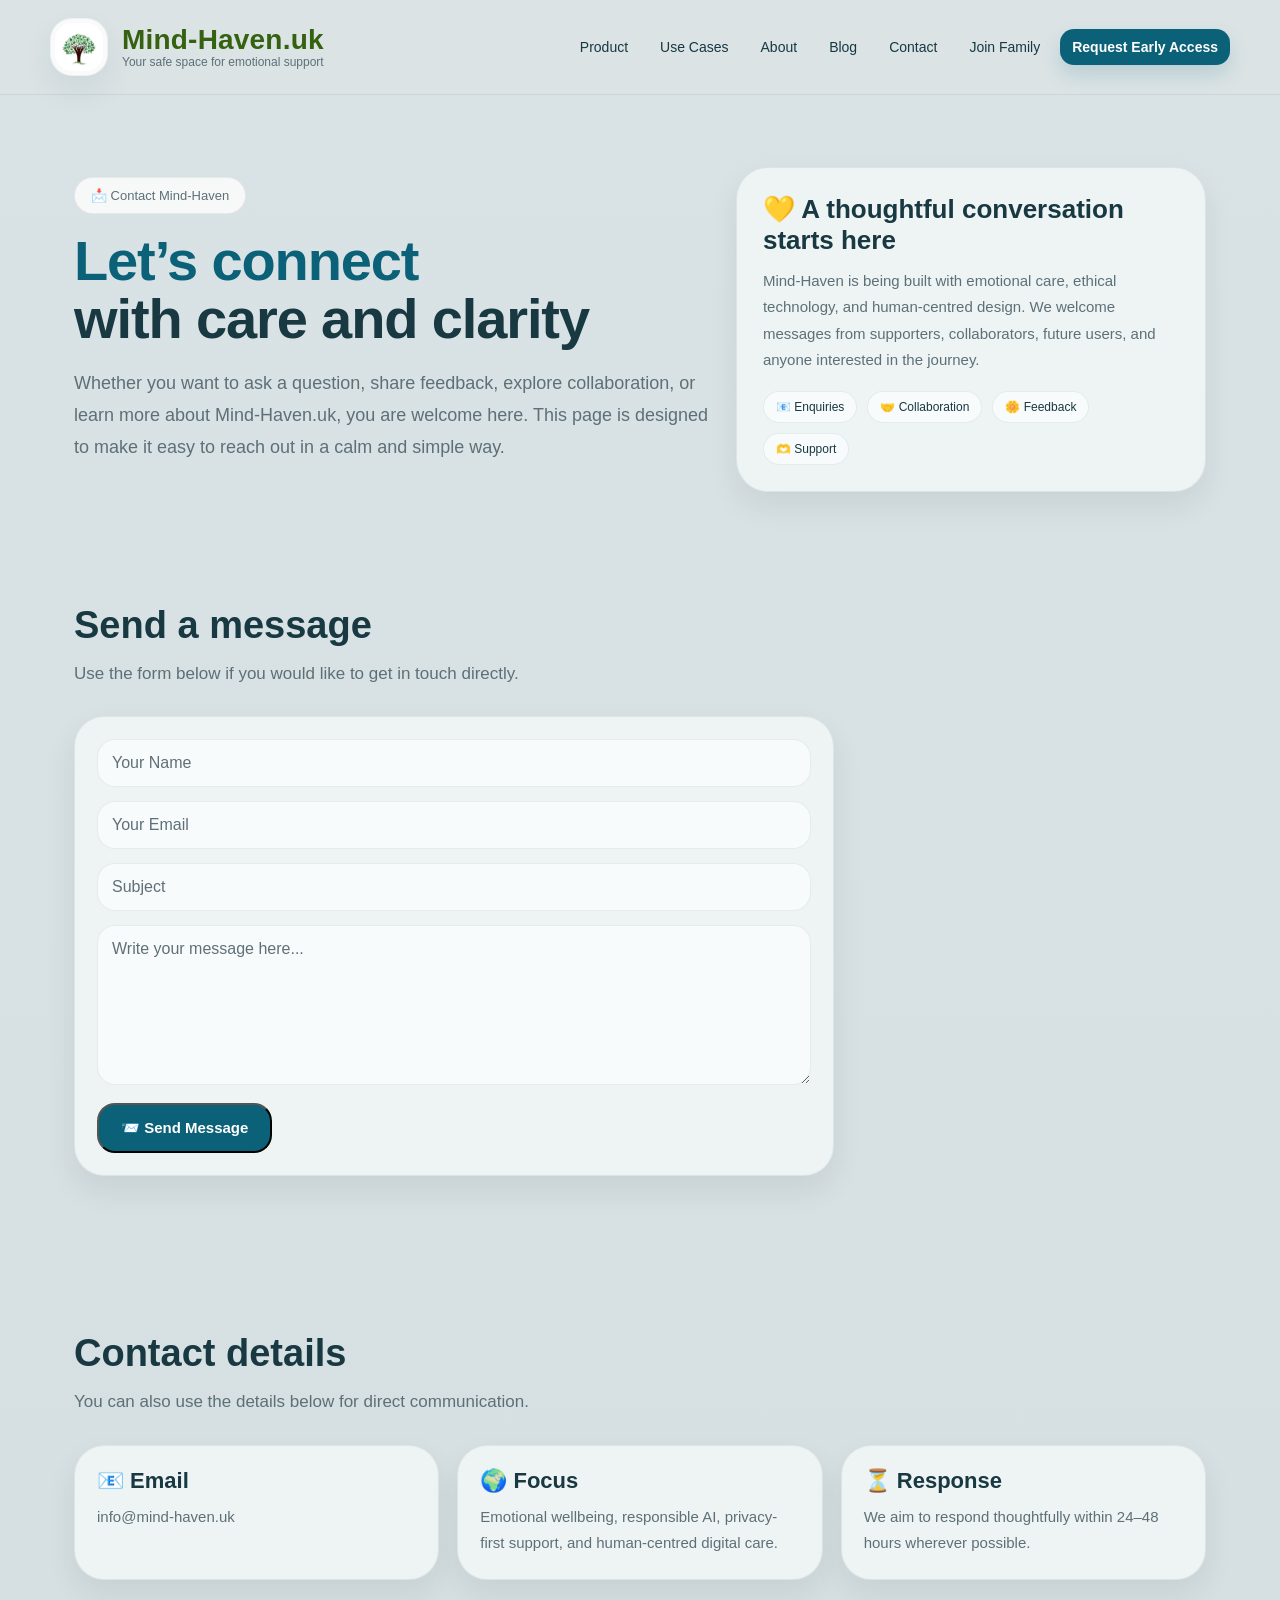
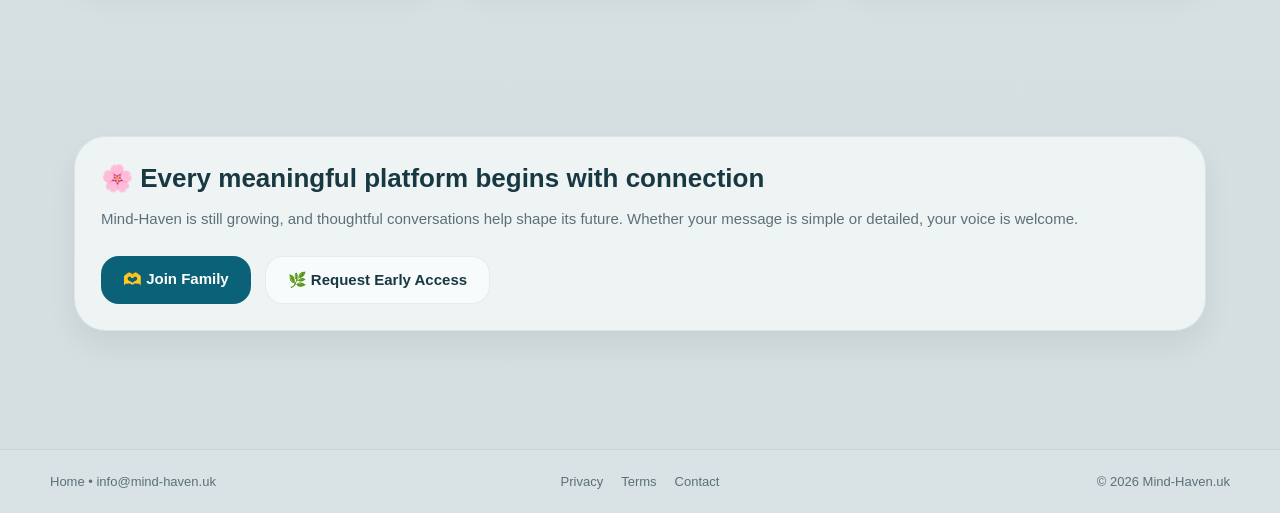
<file: contact.html>
<!DOCTYPE html>
<html lang="en">
<head>
  <meta charset="UTF-8" />
  <meta name="viewport" content="width=device-width, initial-scale=1.0" />
  <title>Contact • Mind-Haven.uk</title>
  <link rel="stylesheet" href="style.css?v=26" />
</head>
<body>

  <div class="navbar">
    <div class="container nav-inner">
      <a href="index.html" class="brand">
        <img src="logo.png" alt="Mind-Haven Logo" class="brand-logo">
        <div class="brand-text">
          <span>Mind-Haven.uk</span>
          <small>Your safe space for emotional support</small>
        </div>
      </a>

      <div class="navlinks">
        <a href="product.html">Product</a>
        <a href="use-cases.html">Use Cases</a>
        <a href="about.html">About</a>
        <a href="blog.html">Blog</a>
        <a href="contact.html">Contact</a>
        <a href="join-family.html">Join Family</a>
        <a href="early-access.html" class="cta">Request Early Access</a>
      </div>
    </div>
  </div>

  <!-- HERO -->
  <section class="hero">
    <div class="container hero-grid">
      <div>
        <div class="hero-kicker">📩 Contact Mind-Haven</div>
        <h1>
          <span class="soft">Let’s connect</span><br>
          with care and clarity
        </h1>
        <p>
          Whether you want to ask a question, share feedback, explore collaboration,
          or learn more about Mind-Haven.uk, you are welcome here.
          This page is designed to make it easy to reach out in a calm and simple way.
        </p>
      </div>

      <div class="hero-card">
        <h3>💛 A thoughtful conversation starts here</h3>
        <p>
          Mind-Haven is being built with emotional care, ethical technology,
          and human-centred design. We welcome messages from supporters,
          collaborators, future users, and anyone interested in the journey.
        </p>

        <div class="soft-tags">
          <div class="soft-tag">📧 Enquiries</div>
          <div class="soft-tag">🤝 Collaboration</div>
          <div class="soft-tag">🌼 Feedback</div>
          <div class="soft-tag">🫶 Support</div>
        </div>
      </div>
    </div>
  </section>

  <!-- CONTACT FORM -->
  <section class="section">
    <div class="container">
      <h2 class="section-title">Send a message</h2>
      <p class="section-subtitle">
        Use the form below if you would like to get in touch directly.
      </p>

      <div class="card form-card">
        <form>
          <input type="text" placeholder="Your Name" class="form-input">

          <input type="email" placeholder="Your Email" class="form-input">

          <input type="text" placeholder="Subject" class="form-input">

          <textarea placeholder="Write your message here..." class="form-textarea"></textarea>

          <button type="submit" class="btn btn-primary">📨 Send Message</button>
        </form>
      </div>
    </div>
  </section>

  <!-- CONTACT INFO -->
  <section class="section">
    <div class="container">
      <h2 class="section-title">Contact details</h2>
      <p class="section-subtitle">
        You can also use the details below for direct communication.
      </p>

      <div class="grid-3">
        <div class="card">
          <h3>📧 Email</h3>
          <p>info@mind-haven.uk</p>
        </div>

        <div class="card">
          <h3>🌍 Focus</h3>
          <p>
            Emotional wellbeing, responsible AI, privacy-first support,
            and human-centred digital care.
          </p>
        </div>

        <div class="card">
          <h3>⏳ Response</h3>
          <p>
            We aim to respond thoughtfully within 24–48 hours wherever possible.
          </p>
        </div>
      </div>
    </div>
  </section>

  <!-- FINAL MESSAGE -->
  <section class="section">
    <div class="container">
      <div class="hero-card">
        <h3>🌸 Every meaningful platform begins with connection</h3>
        <p>
          Mind-Haven is still growing, and thoughtful conversations help shape its future.
          Whether your message is simple or detailed, your voice is welcome.
        </p>

        <div class="hero-buttons">
          <a href="join-family.html" class="btn btn-primary">🫶 Join Family</a>
          <a href="early-access.html" class="btn btn-secondary">🌿 Request Early Access</a>
        </div>
      </div>
    </div>
  </section>

  <footer>
    <div class="container footer-inner footer-3col">

      <div class="footer-left">
        <a href="index.html">Home</a> •
        <a href="mailto:info@mind-haven.uk">info@mind-haven.uk</a>
      </div>

      <div class="footer-center">
        <a href="privacy.html">Privacy</a>
        <a href="terms.html">Terms</a>
        <a href="contact.html">Contact</a>
      </div>

      <div class="footer-right">
        © 2026 Mind-Haven.uk
      </div>

    </div>
  </footer>

</body>
</html>
</file>
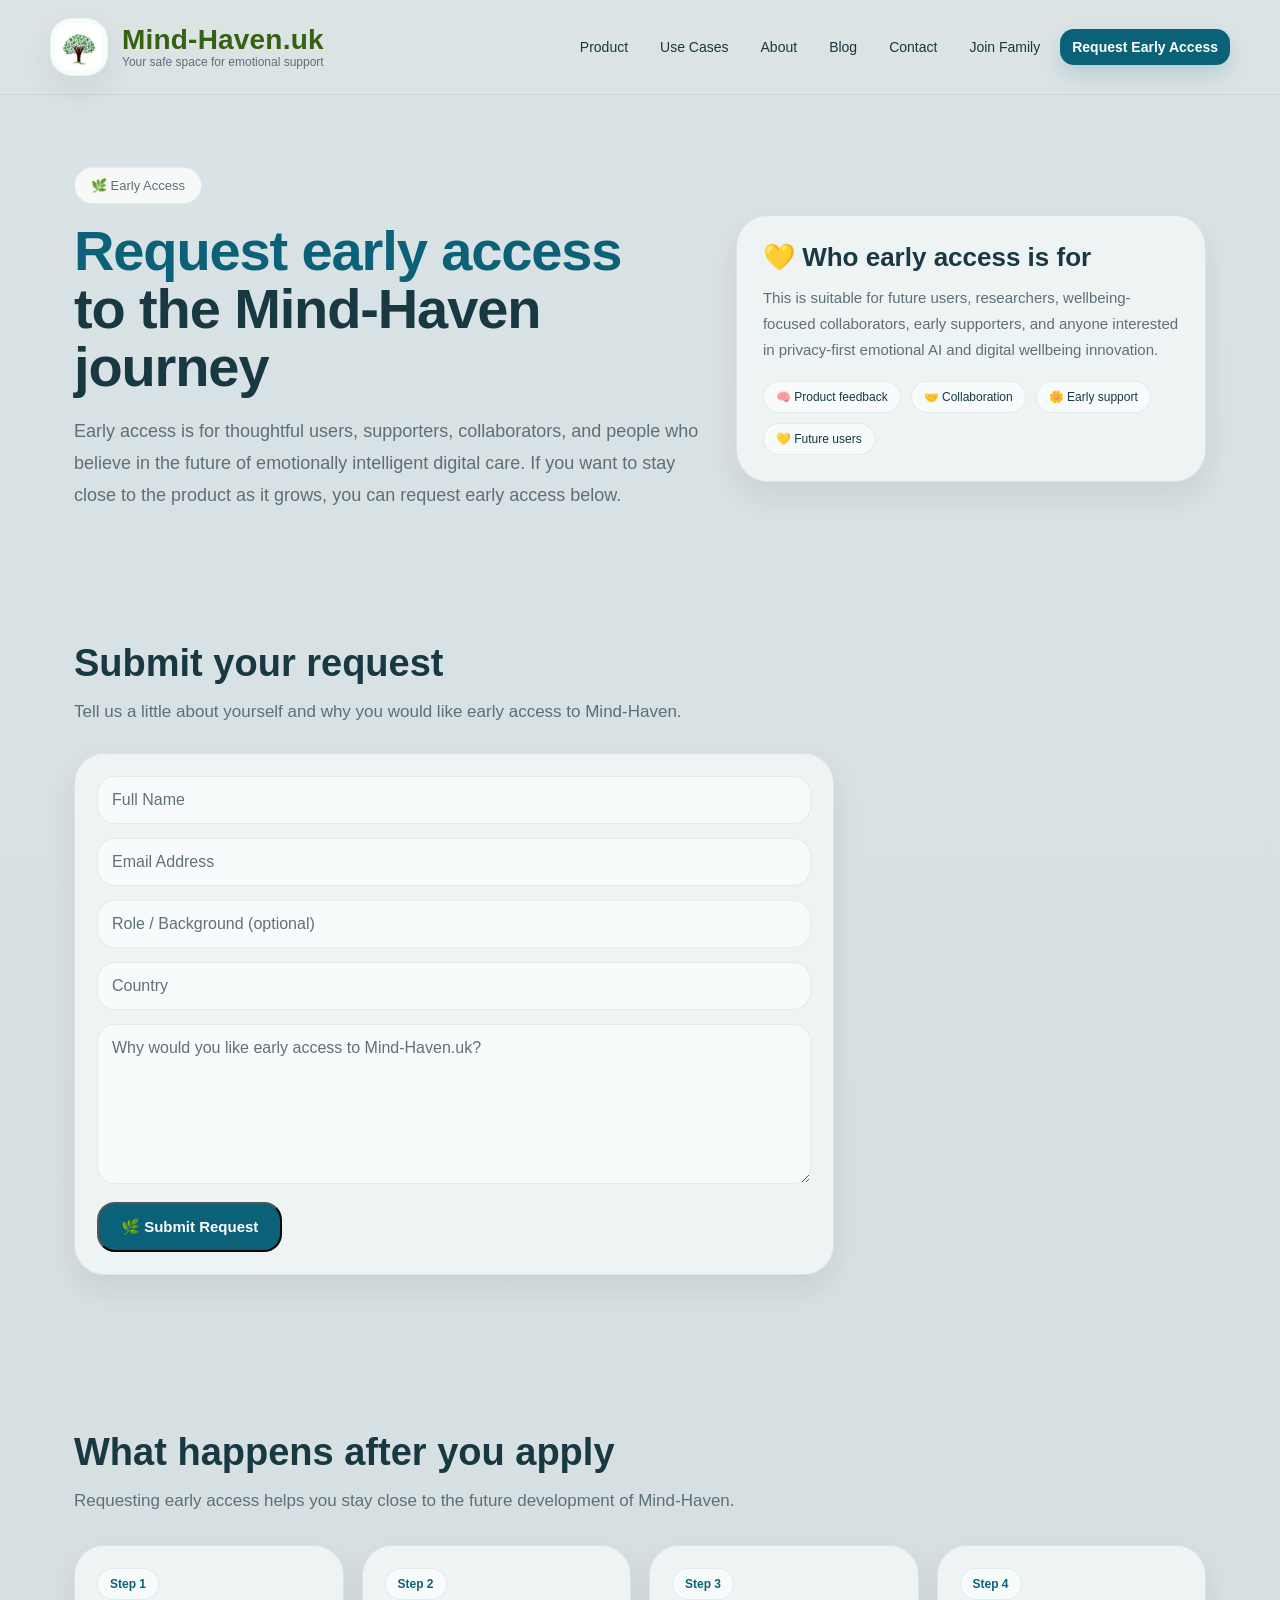
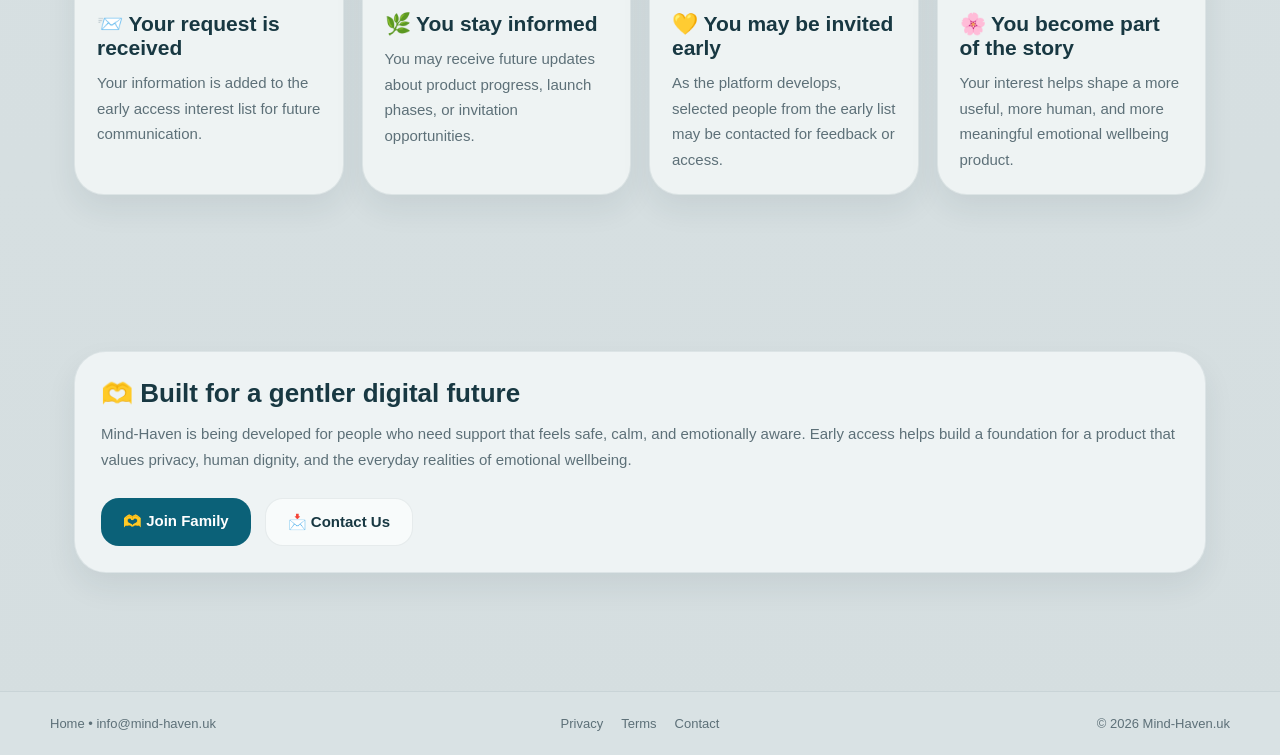
<file: early-access.html>
<!DOCTYPE html>
<html lang="en">
<head>
  <meta charset="UTF-8" />
  <meta name="viewport" content="width=device-width, initial-scale=1.0" />
  <title>Request Early Access • Mind-Haven.uk</title>
  <link rel="stylesheet" href="style.css?v=25" />
</head>
<body>

  <div class="navbar">
    <div class="container nav-inner">
      <a href="index.html" class="brand">
        <img src="logo.png" alt="Mind-Haven Logo" class="brand-logo">
        <div class="brand-text">
          <span>Mind-Haven.uk</span>
          <small>Your safe space for emotional support</small>
        </div>
      </a>

      <div class="navlinks">
        <a href="product.html">Product</a>
        <a href="use-cases.html">Use Cases</a>
        <a href="about.html">About</a>
        <a href="blog.html">Blog</a>
        <a href="contact.html">Contact</a>
        <a href="join-family.html">Join Family</a>
        <a href="early-access.html" class="cta">Request Early Access</a>
      </div>
    </div>
  </div>

  <!-- HERO -->
  <section class="hero">
    <div class="container hero-grid">
      <div>
        <div class="hero-kicker">🌿 Early Access</div>
        <h1>
          <span class="soft">Request early access</span><br>
          to the Mind-Haven journey
        </h1>
        <p>
          Early access is for thoughtful users, supporters, collaborators, and people who believe
          in the future of emotionally intelligent digital care. If you want to stay close to the
          product as it grows, you can request early access below.
        </p>
      </div>

      <div class="hero-card">
        <h3>💛 Who early access is for</h3>
        <p>
          This is suitable for future users, researchers, wellbeing-focused collaborators,
          early supporters, and anyone interested in privacy-first emotional AI and digital
          wellbeing innovation.
        </p>

        <div class="soft-tags">
          <div class="soft-tag">🧠 Product feedback</div>
          <div class="soft-tag">🤝 Collaboration</div>
          <div class="soft-tag">🌼 Early support</div>
          <div class="soft-tag">💛 Future users</div>
        </div>
      </div>
    </div>
  </section>

  <!-- FORM -->
  <section class="section">
    <div class="container">
      <h2 class="section-title">Submit your request</h2>
      <p class="section-subtitle">
        Tell us a little about yourself and why you would like early access to Mind-Haven.
      </p>

      <div class="card form-card">
        <form>
          <input type="text" placeholder="Full Name" class="form-input">

          <input type="email" placeholder="Email Address" class="form-input">

          <input type="text" placeholder="Role / Background (optional)" class="form-input">

          <input type="text" placeholder="Country" class="form-input">

          <textarea placeholder="Why would you like early access to Mind-Haven.uk?" class="form-textarea"></textarea>

          <button type="submit" class="btn btn-primary">🌿 Submit Request</button>
        </form>
      </div>
    </div>
  </section>

  <!-- WHAT HAPPENS NEXT -->
  <section class="section">
    <div class="container">
      <h2 class="section-title">What happens after you apply</h2>
      <p class="section-subtitle">
        Requesting early access helps you stay close to the future development of Mind-Haven.
      </p>

      <div class="flow-grid">
        <div class="flow-step">
          <span>Step 1</span>
          <h3>📨 Your request is received</h3>
          <p>
            Your information is added to the early access interest list for future communication.
          </p>
        </div>

        <div class="flow-step">
          <span>Step 2</span>
          <h3>🌿 You stay informed</h3>
          <p>
            You may receive future updates about product progress, launch phases, or invitation opportunities.
          </p>
        </div>

        <div class="flow-step">
          <span>Step 3</span>
          <h3>💛 You may be invited early</h3>
          <p>
            As the platform develops, selected people from the early list may be contacted for feedback or access.
          </p>
        </div>

        <div class="flow-step">
          <span>Step 4</span>
          <h3>🌸 You become part of the story</h3>
          <p>
            Your interest helps shape a more useful, more human, and more meaningful emotional wellbeing product.
          </p>
        </div>
      </div>
    </div>
  </section>

  <!-- WHY IT MATTERS -->
  <section class="section">
    <div class="container">
      <div class="hero-card">
        <h3>🫶 Built for a gentler digital future</h3>
        <p>
          Mind-Haven is being developed for people who need support that feels safe, calm,
          and emotionally aware. Early access helps build a foundation for a product that values
          privacy, human dignity, and the everyday realities of emotional wellbeing.
        </p>

        <div class="hero-buttons">
          <a href="join-family.html" class="btn btn-primary">🫶 Join Family</a>
          <a href="contact.html" class="btn btn-secondary">📩 Contact Us</a>
        </div>
      </div>
    </div>
  </section>

  <footer>
    <div class="container footer-inner footer-3col">

      <div class="footer-left">
        <a href="index.html">Home</a> •
        <a href="mailto:info@mind-haven.uk">info@mind-haven.uk</a>
      </div>

      <div class="footer-center">
        <a href="privacy.html">Privacy</a>
        <a href="terms.html">Terms</a>
        <a href="contact.html">Contact</a>
      </div>

      <div class="footer-right">
        © 2026 Mind-Haven.uk
      </div>

    </div>
  </footer>

</body>
</html>
</file>
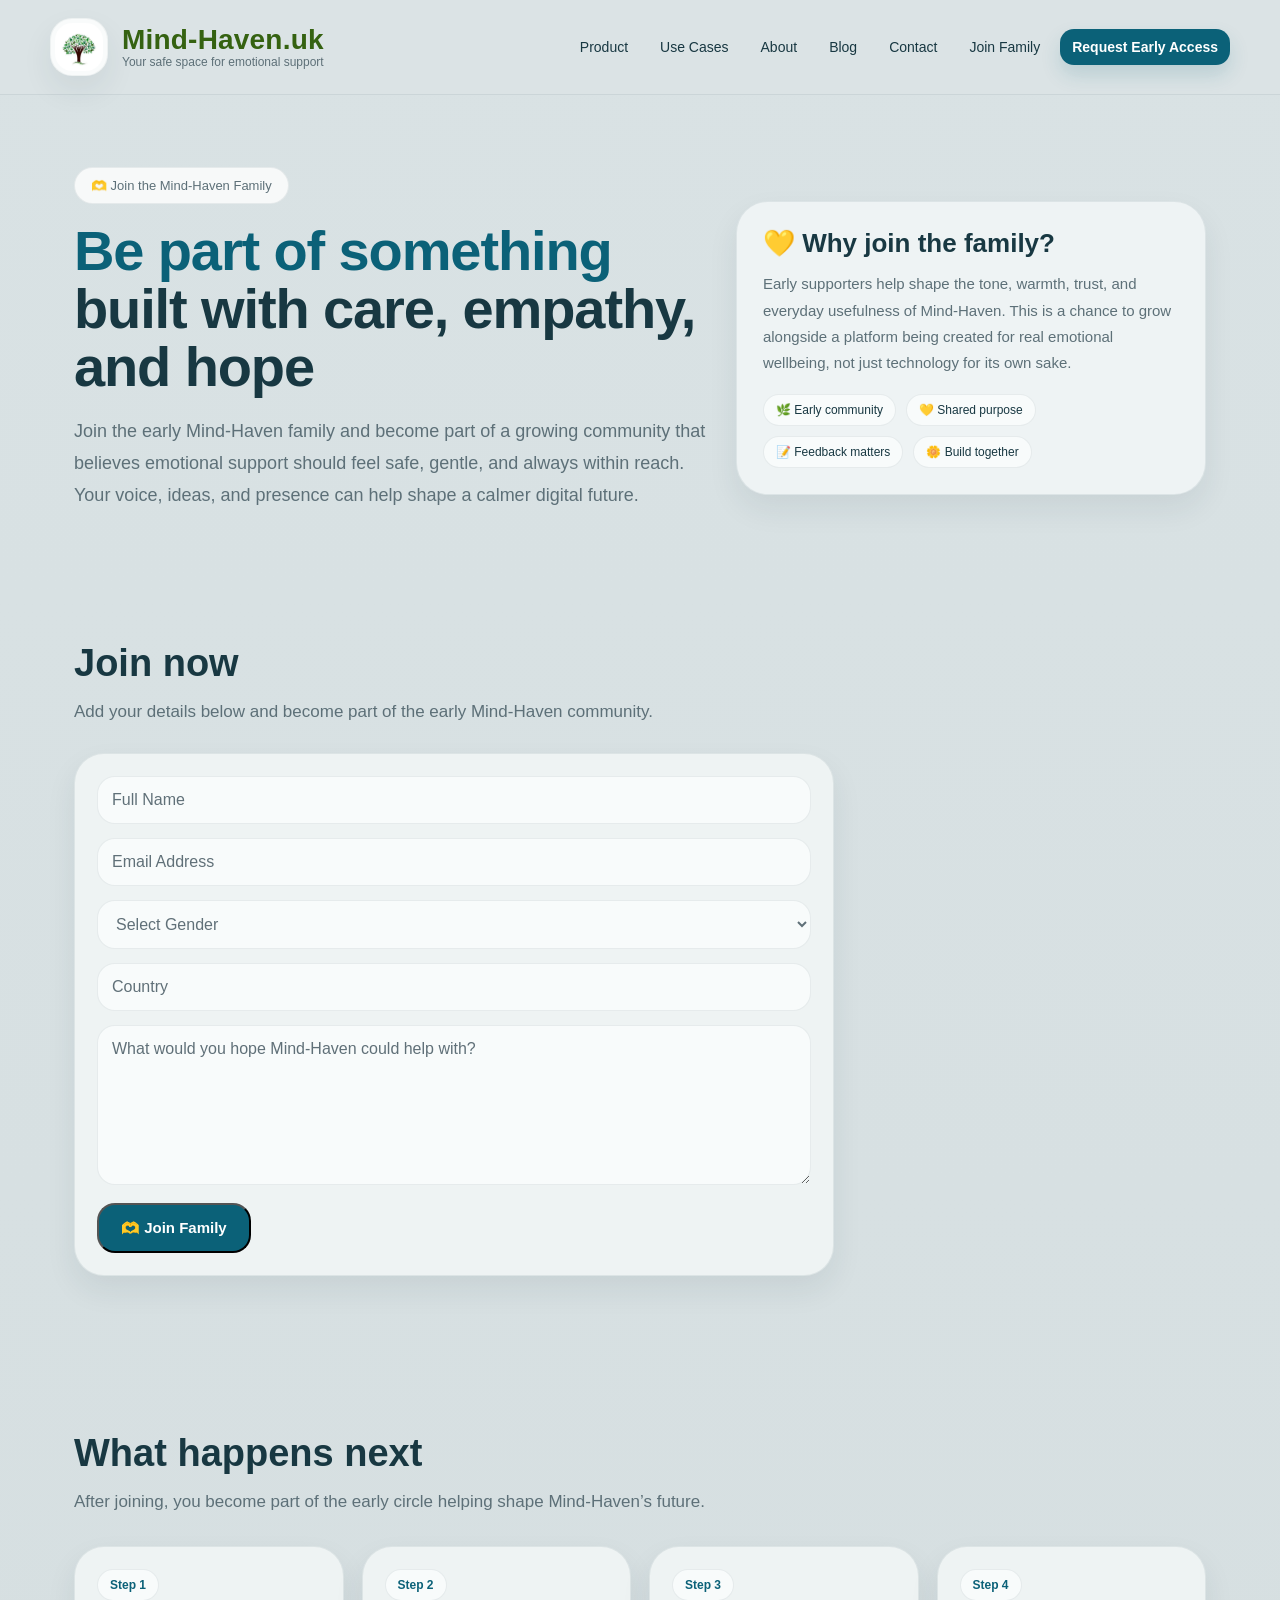
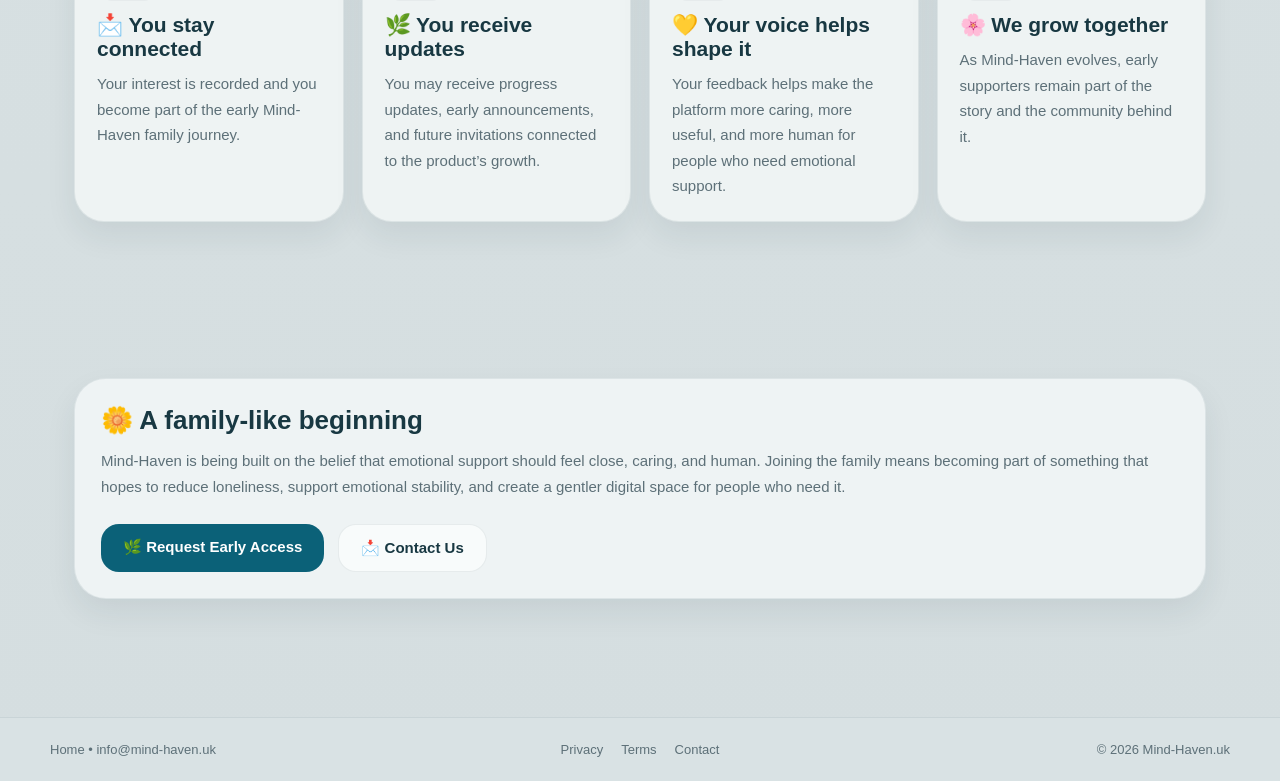
<file: join-family.html>
<!DOCTYPE html>
<html lang="en">
<head>
  <meta charset="UTF-8" />
  <meta name="viewport" content="width=device-width, initial-scale=1.0" />
  <title>Join Family • Mind-Haven.uk</title>
  <link rel="stylesheet" href="style.css?v=24" />
</head>
<body>

  <div class="navbar">
    <div class="container nav-inner">
      <a href="index.html" class="brand">
        <img src="logo.png" alt="Mind-Haven Logo" class="brand-logo">
        <div class="brand-text">
          <span>Mind-Haven.uk</span>
          <small>Your safe space for emotional support</small>
        </div>
      </a>

      <div class="navlinks">
        <a href="product.html">Product</a>
        <a href="use-cases.html">Use Cases</a>
        <a href="about.html">About</a>
        <a href="blog.html">Blog</a>
        <a href="contact.html">Contact</a>
        <a href="join-family.html">Join Family</a>
        <a href="early-access.html" class="cta">Request Early Access</a>
      </div>
    </div>
  </div>

  <!-- HERO -->
  <section class="hero">
    <div class="container hero-grid">
      <div>
        <div class="hero-kicker">🫶 Join the Mind-Haven Family</div>
        <h1>
          <span class="soft">Be part of something</span><br>
          built with care, empathy, and hope
        </h1>
        <p>
          Join the early Mind-Haven family and become part of a growing community that believes
          emotional support should feel safe, gentle, and always within reach. Your voice, ideas,
          and presence can help shape a calmer digital future.
        </p>
      </div>

      <div class="hero-card">
        <h3>💛 Why join the family?</h3>
        <p>
          Early supporters help shape the tone, warmth, trust, and everyday usefulness of Mind-Haven.
          This is a chance to grow alongside a platform being created for real emotional wellbeing,
          not just technology for its own sake.
        </p>

        <div class="soft-tags">
          <div class="soft-tag">🌿 Early community</div>
          <div class="soft-tag">💛 Shared purpose</div>
          <div class="soft-tag">📝 Feedback matters</div>
          <div class="soft-tag">🌼 Build together</div>
        </div>
      </div>
    </div>
  </section>

  <!-- FORM -->
  <section class="section">
    <div class="container">
      <h2 class="section-title">Join now</h2>
      <p class="section-subtitle">
        Add your details below and become part of the early Mind-Haven community.
      </p>

      <div class="card form-card">
        <form>
          <input type="text" placeholder="Full Name" class="form-input">

          <input type="email" placeholder="Email Address" class="form-input">

          <select class="form-select" required>
            <option value="" disabled selected>Select Gender</option>
            <option>Female</option>
            <option>Male</option>
            <option>Non-binary</option>
            <option>Prefer not to say</option>
          </select>

          <input type="text" placeholder="Country" class="form-input">

          <textarea placeholder="What would you hope Mind-Haven could help with?" class="form-textarea"></textarea>

          <button type="submit" class="btn btn-primary">🫶 Join Family</button>
        </form>
      </div>
    </div>
  </section>

  <!-- WHAT HAPPENS NEXT -->
  <section class="section">
    <div class="container">
      <h2 class="section-title">What happens next</h2>
      <p class="section-subtitle">
        After joining, you become part of the early circle helping shape Mind-Haven’s future.
      </p>

      <div class="flow-grid">
        <div class="flow-step">
          <span>Step 1</span>
          <h3>📩 You stay connected</h3>
          <p>
            Your interest is recorded and you become part of the early Mind-Haven family journey.
          </p>
        </div>

        <div class="flow-step">
          <span>Step 2</span>
          <h3>🌿 You receive updates</h3>
          <p>
            You may receive progress updates, early announcements, and future invitations connected
            to the product’s growth.
          </p>
        </div>

        <div class="flow-step">
          <span>Step 3</span>
          <h3>💛 Your voice helps shape it</h3>
          <p>
            Your feedback helps make the platform more caring, more useful, and more human for
            people who need emotional support.
          </p>
        </div>

        <div class="flow-step">
          <span>Step 4</span>
          <h3>🌸 We grow together</h3>
          <p>
            As Mind-Haven evolves, early supporters remain part of the story and the community behind it.
          </p>
        </div>
      </div>
    </div>
  </section>

  <!-- WHY COMMUNITY MATTERS -->
  <section class="section">
    <div class="container">
      <div class="hero-card">
        <h3>🌼 A family-like beginning</h3>
        <p>
          Mind-Haven is being built on the belief that emotional support should feel close,
          caring, and human. Joining the family means becoming part of something that hopes
          to reduce loneliness, support emotional stability, and create a gentler digital space
          for people who need it.
        </p>

        <div class="hero-buttons">
          <a href="early-access.html" class="btn btn-primary">🌿 Request Early Access</a>
          <a href="contact.html" class="btn btn-secondary">📩 Contact Us</a>
        </div>
      </div>
    </div>
  </section>

  <footer>
    <div class="container footer-inner footer-3col">

      <div class="footer-left">
        <a href="index.html">Home</a> •
        <a href="mailto:info@mind-haven.uk">info@mind-haven.uk</a>
      </div>

      <div class="footer-center">
        <a href="privacy.html">Privacy</a>
        <a href="terms.html">Terms</a>
        <a href="contact.html">Contact</a>
      </div>

      <div class="footer-right">
        © 2026 Mind-Haven.uk
      </div>

    </div>
  </footer>

</body>
</html>
</file>
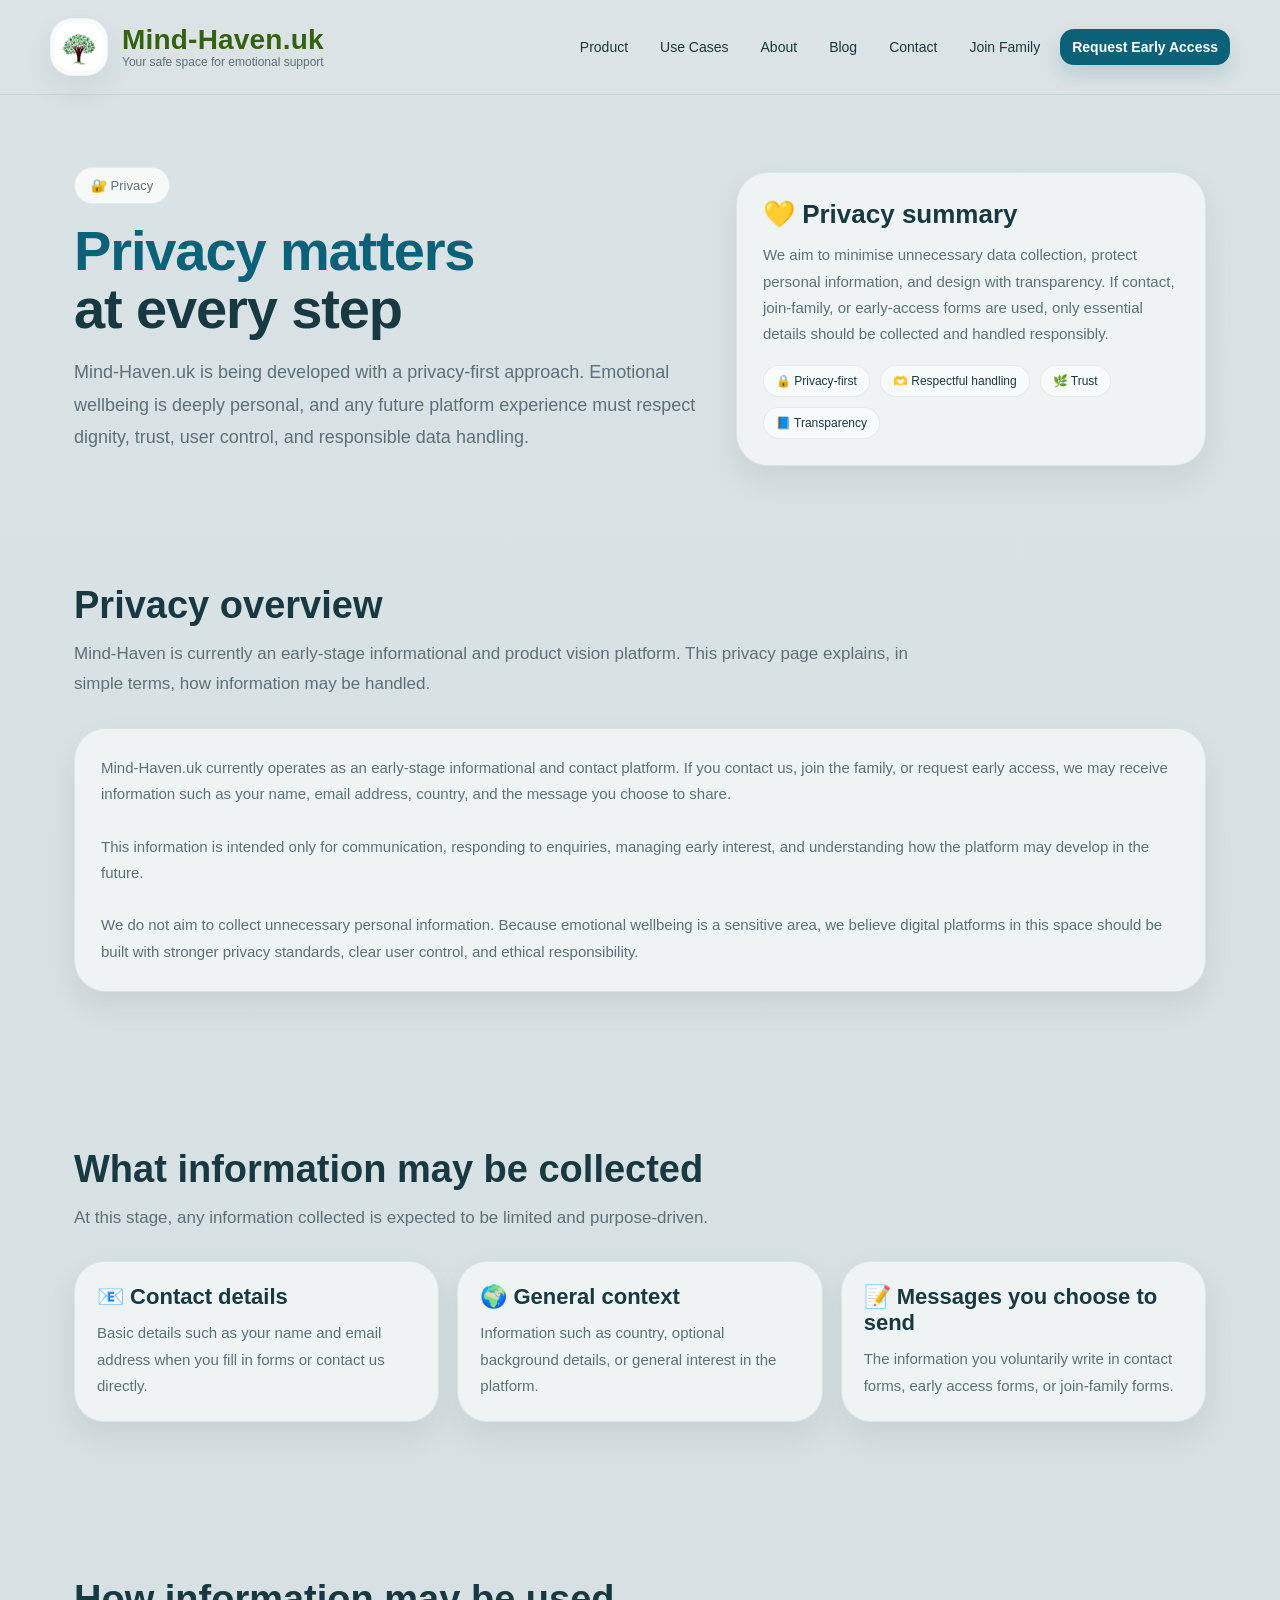
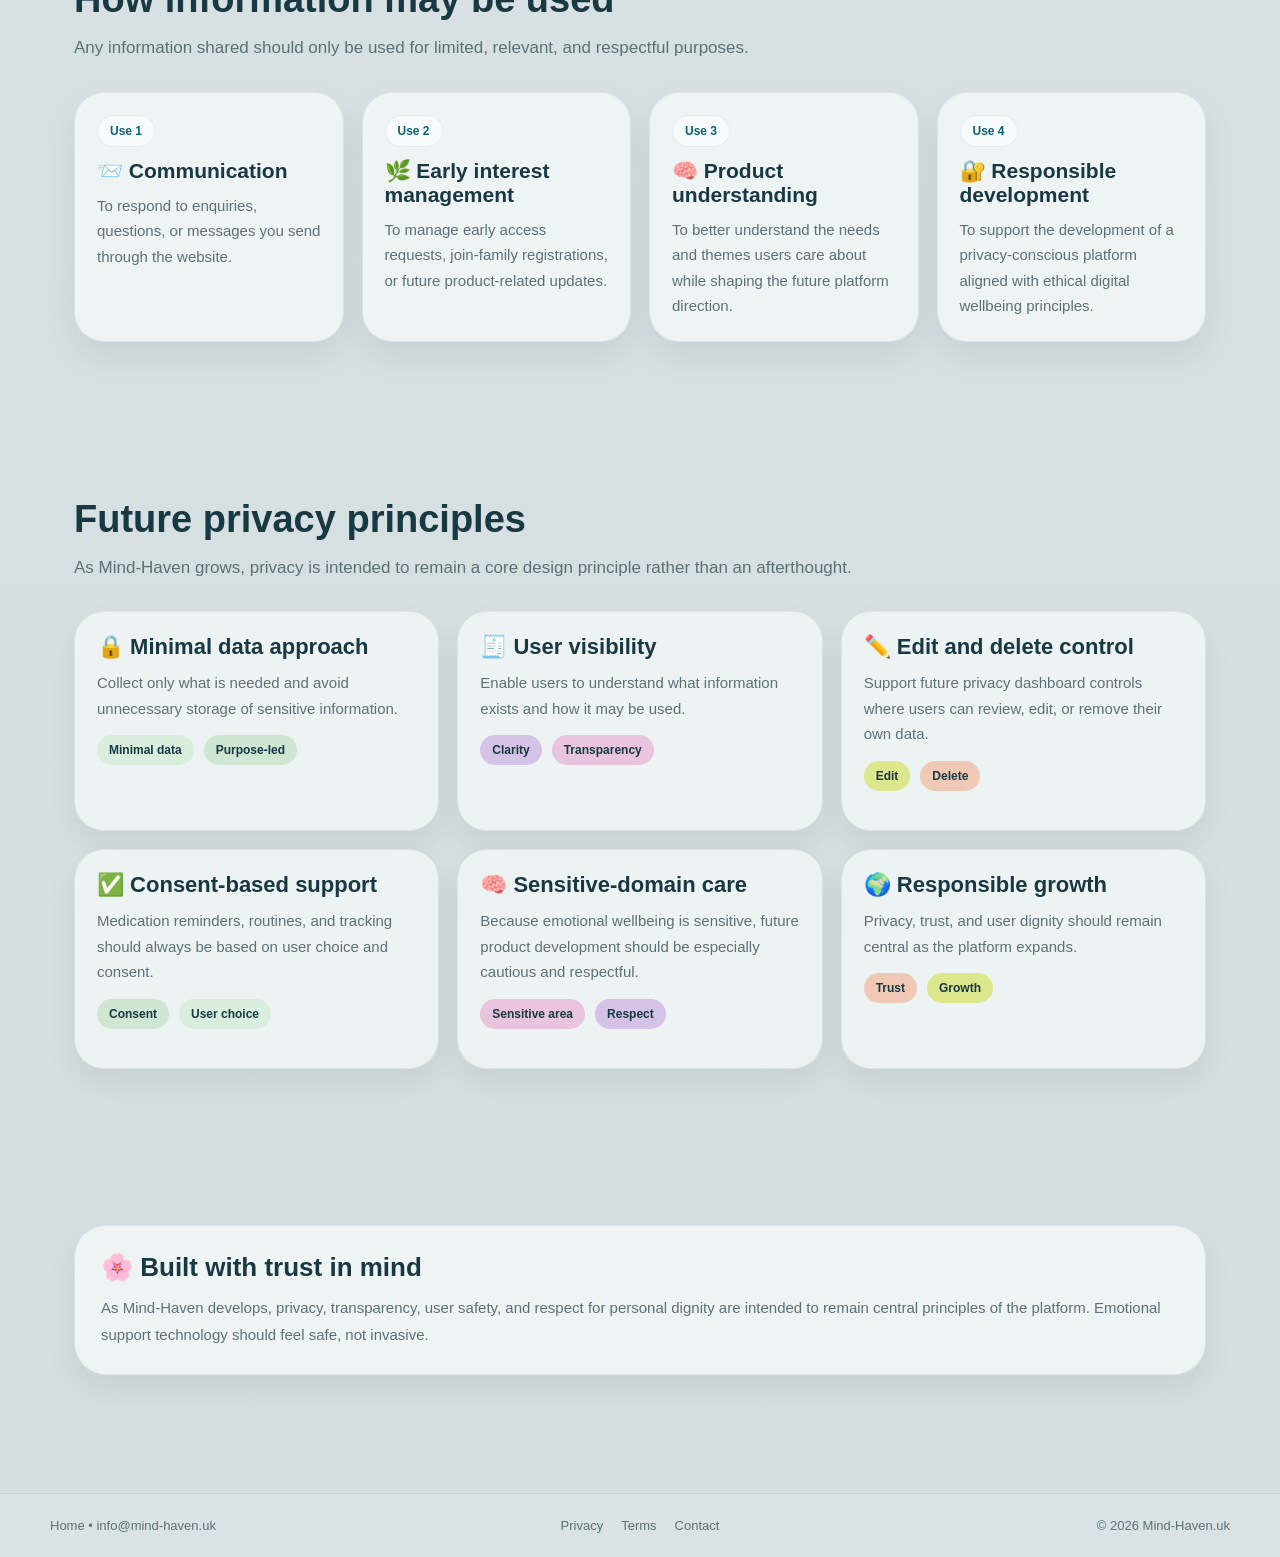
<file: privacy.html>
<!DOCTYPE html>
<html lang="en">
<head>
  <meta charset="UTF-8" />
  <meta name="viewport" content="width=device-width, initial-scale=1.0" />
  <title>Privacy • Mind-Haven.uk</title>
  <link rel="stylesheet" href="style.css?v=28" />
</head>
<body>

  <div class="navbar">
    <div class="container nav-inner">
      <a href="index.html" class="brand">
        <img src="logo.png" alt="Mind-Haven Logo" class="brand-logo">
        <div class="brand-text">
          <span>Mind-Haven.uk</span>
          <small>Your safe space for emotional support</small>
        </div>
      </a>

      <div class="navlinks">
        <a href="product.html">Product</a>
        <a href="use-cases.html">Use Cases</a>
        <a href="about.html">About</a>
        <a href="blog.html">Blog</a>
        <a href="contact.html">Contact</a>
        <a href="join-family.html">Join Family</a>
        <a href="early-access.html" class="cta">Request Early Access</a>
      </div>
    </div>
  </div>

  <!-- HERO -->
  <section class="hero">
    <div class="container hero-grid">
      <div>
        <div class="hero-kicker">🔐 Privacy</div>
        <h1>
          <span class="soft">Privacy matters</span><br>
          at every step
        </h1>
        <p>
          Mind-Haven.uk is being developed with a privacy-first approach.
          Emotional wellbeing is deeply personal, and any future platform experience
          must respect dignity, trust, user control, and responsible data handling.
        </p>
      </div>

      <div class="hero-card">
        <h3>💛 Privacy summary</h3>
        <p>
          We aim to minimise unnecessary data collection, protect personal information,
          and design with transparency. If contact, join-family, or early-access forms
          are used, only essential details should be collected and handled responsibly.
        </p>

        <div class="soft-tags">
          <div class="soft-tag">🔒 Privacy-first</div>
          <div class="soft-tag">🫶 Respectful handling</div>
          <div class="soft-tag">🌿 Trust</div>
          <div class="soft-tag">📘 Transparency</div>
        </div>
      </div>
    </div>
  </section>

  <!-- OVERVIEW -->
  <section class="section">
    <div class="container">
      <h2 class="section-title">Privacy overview</h2>
      <p class="section-subtitle">
        Mind-Haven is currently an early-stage informational and product vision platform.
        This privacy page explains, in simple terms, how information may be handled.
      </p>

      <div class="hero-card" style="margin-top:28px;">
        <p>
          Mind-Haven.uk currently operates as an early-stage informational and contact platform.
          If you contact us, join the family, or request early access, we may receive information
          such as your name, email address, country, and the message you choose to share.
          <br><br>
          This information is intended only for communication, responding to enquiries,
          managing early interest, and understanding how the platform may develop in the future.
          <br><br>
          We do not aim to collect unnecessary personal information. Because emotional wellbeing
          is a sensitive area, we believe digital platforms in this space should be built with
          stronger privacy standards, clear user control, and ethical responsibility.
        </p>
      </div>
    </div>
  </section>

  <!-- WHAT MAY BE COLLECTED -->
  <section class="section">
    <div class="container">
      <h2 class="section-title">What information may be collected</h2>
      <p class="section-subtitle">
        At this stage, any information collected is expected to be limited and purpose-driven.
      </p>

      <div class="grid-3">
        <div class="card">
          <h3>📧 Contact details</h3>
          <p>
            Basic details such as your name and email address when you fill in forms or contact us directly.
          </p>
        </div>

        <div class="card">
          <h3>🌍 General context</h3>
          <p>
            Information such as country, optional background details, or general interest in the platform.
          </p>
        </div>

        <div class="card">
          <h3>📝 Messages you choose to send</h3>
          <p>
            The information you voluntarily write in contact forms, early access forms, or join-family forms.
          </p>
        </div>
      </div>
    </div>
  </section>

  <!-- HOW IT MAY BE USED -->
  <section class="section">
    <div class="container">
      <h2 class="section-title">How information may be used</h2>
      <p class="section-subtitle">
        Any information shared should only be used for limited, relevant, and respectful purposes.
      </p>

      <div class="flow-grid">
        <div class="flow-step">
          <span>Use 1</span>
          <h3>📨 Communication</h3>
          <p>
            To respond to enquiries, questions, or messages you send through the website.
          </p>
        </div>

        <div class="flow-step">
          <span>Use 2</span>
          <h3>🌿 Early interest management</h3>
          <p>
            To manage early access requests, join-family registrations, or future product-related updates.
          </p>
        </div>

        <div class="flow-step">
          <span>Use 3</span>
          <h3>🧠 Product understanding</h3>
          <p>
            To better understand the needs and themes users care about while shaping the future platform direction.
          </p>
        </div>

        <div class="flow-step">
          <span>Use 4</span>
          <h3>🔐 Responsible development</h3>
          <p>
            To support the development of a privacy-conscious platform aligned with ethical digital wellbeing principles.
          </p>
        </div>
      </div>
    </div>
  </section>

  <!-- FUTURE PRIVACY PRINCIPLES -->
  <section class="section">
    <div class="container">
      <h2 class="section-title">Future privacy principles</h2>
      <p class="section-subtitle">
        As Mind-Haven grows, privacy is intended to remain a core design principle rather than an afterthought.
      </p>

      <div class="dashboard-grid">
        <div class="dashboard-card">
          <h3>🔒 Minimal data approach</h3>
          <p>Collect only what is needed and avoid unnecessary storage of sensitive information.</p>
          <div class="pill-row">
            <div class="pill pill-mint">Minimal data</div>
            <div class="pill pill-sage">Purpose-led</div>
          </div>
        </div>

        <div class="dashboard-card">
          <h3>🧾 User visibility</h3>
          <p>Enable users to understand what information exists and how it may be used.</p>
          <div class="pill-row">
            <div class="pill pill-lavender">Clarity</div>
            <div class="pill pill-pink">Transparency</div>
          </div>
        </div>

        <div class="dashboard-card">
          <h3>✏️ Edit and delete control</h3>
          <p>Support future privacy dashboard controls where users can review, edit, or remove their own data.</p>
          <div class="pill-row">
            <div class="pill pill-yellow">Edit</div>
            <div class="pill pill-peach">Delete</div>
          </div>
        </div>

        <div class="dashboard-card">
          <h3>✅ Consent-based support</h3>
          <p>Medication reminders, routines, and tracking should always be based on user choice and consent.</p>
          <div class="pill-row">
            <div class="pill pill-sage">Consent</div>
            <div class="pill pill-mint">User choice</div>
          </div>
        </div>

        <div class="dashboard-card">
          <h3>🧠 Sensitive-domain care</h3>
          <p>Because emotional wellbeing is sensitive, future product development should be especially cautious and respectful.</p>
          <div class="pill-row">
            <div class="pill pill-pink">Sensitive area</div>
            <div class="pill pill-lavender">Respect</div>
          </div>
        </div>

        <div class="dashboard-card">
          <h3>🌍 Responsible growth</h3>
          <p>Privacy, trust, and user dignity should remain central as the platform expands.</p>
          <div class="pill-row">
            <div class="pill pill-peach">Trust</div>
            <div class="pill pill-yellow">Growth</div>
          </div>
        </div>
      </div>
    </div>
  </section>

  <!-- FINAL MESSAGE -->
  <section class="section">
    <div class="container">
      <div class="hero-card">
        <h3>🌸 Built with trust in mind</h3>
        <p>
          As Mind-Haven develops, privacy, transparency, user safety, and respect for personal dignity
          are intended to remain central principles of the platform. Emotional support technology should
          feel safe, not invasive.
        </p>
      </div>
    </div>
  </section>

  <footer>
    <div class="container footer-inner footer-3col">

      <div class="footer-left">
        <a href="index.html">Home</a> •
        <a href="mailto:info@mind-haven.uk">info@mind-haven.uk</a>
      </div>

      <div class="footer-center">
        <a href="privacy.html">Privacy</a>
        <a href="terms.html">Terms</a>
        <a href="contact.html">Contact</a>
      </div>

      <div class="footer-right">
        © 2026 Mind-Haven.uk
      </div>

    </div>
  </footer>

</body>
</html>
</file>
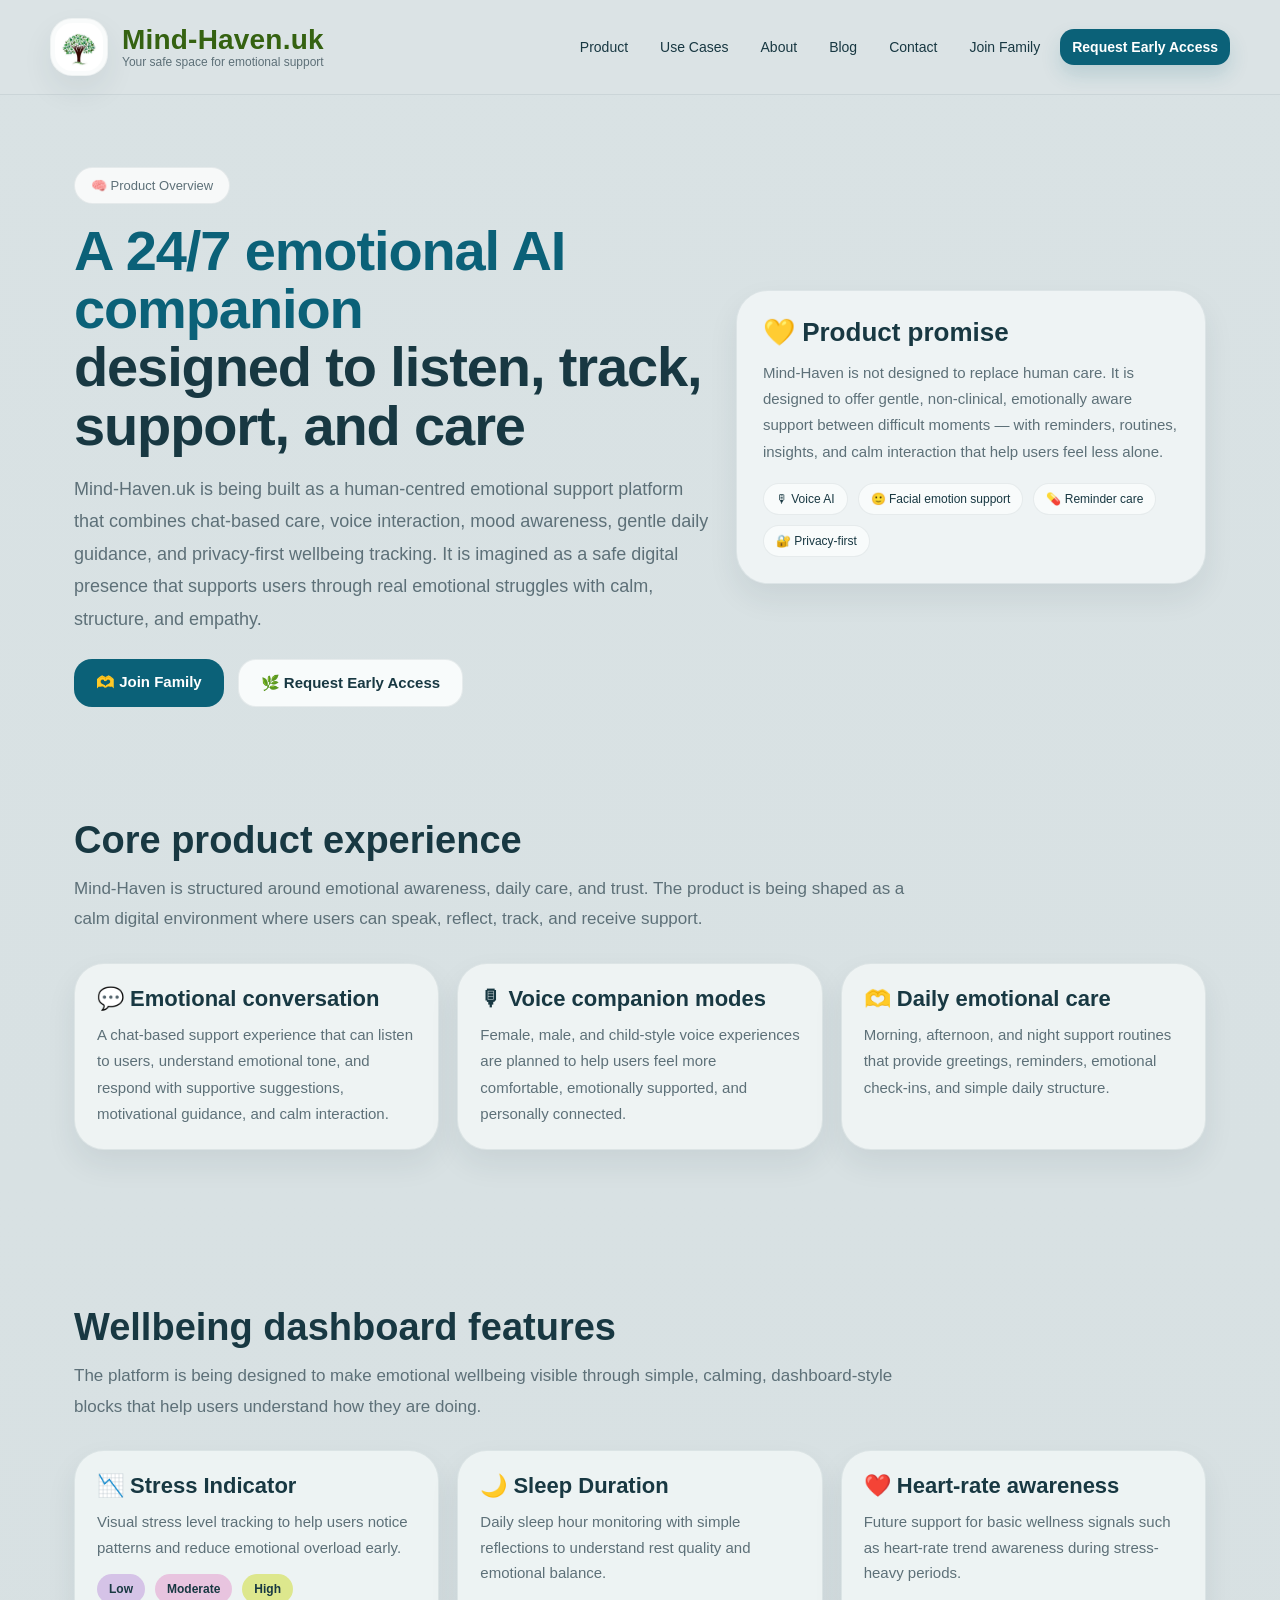
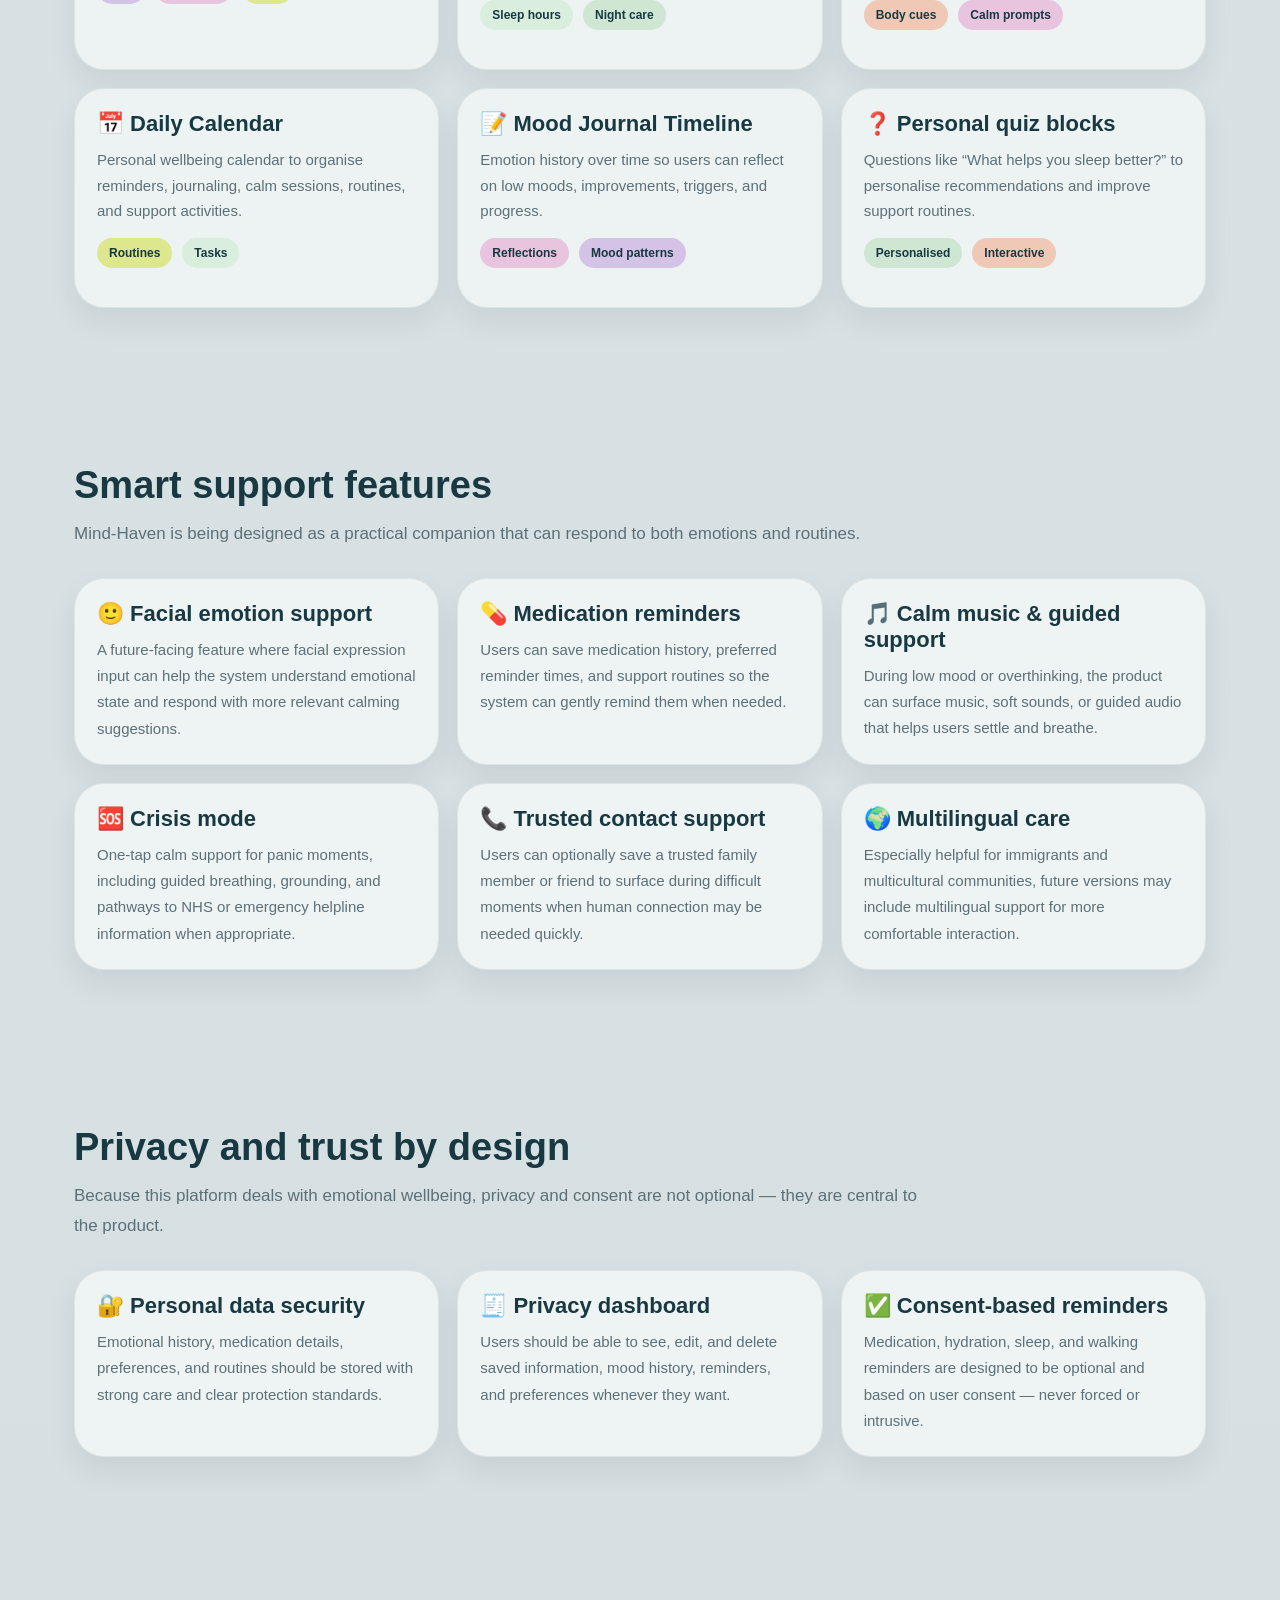
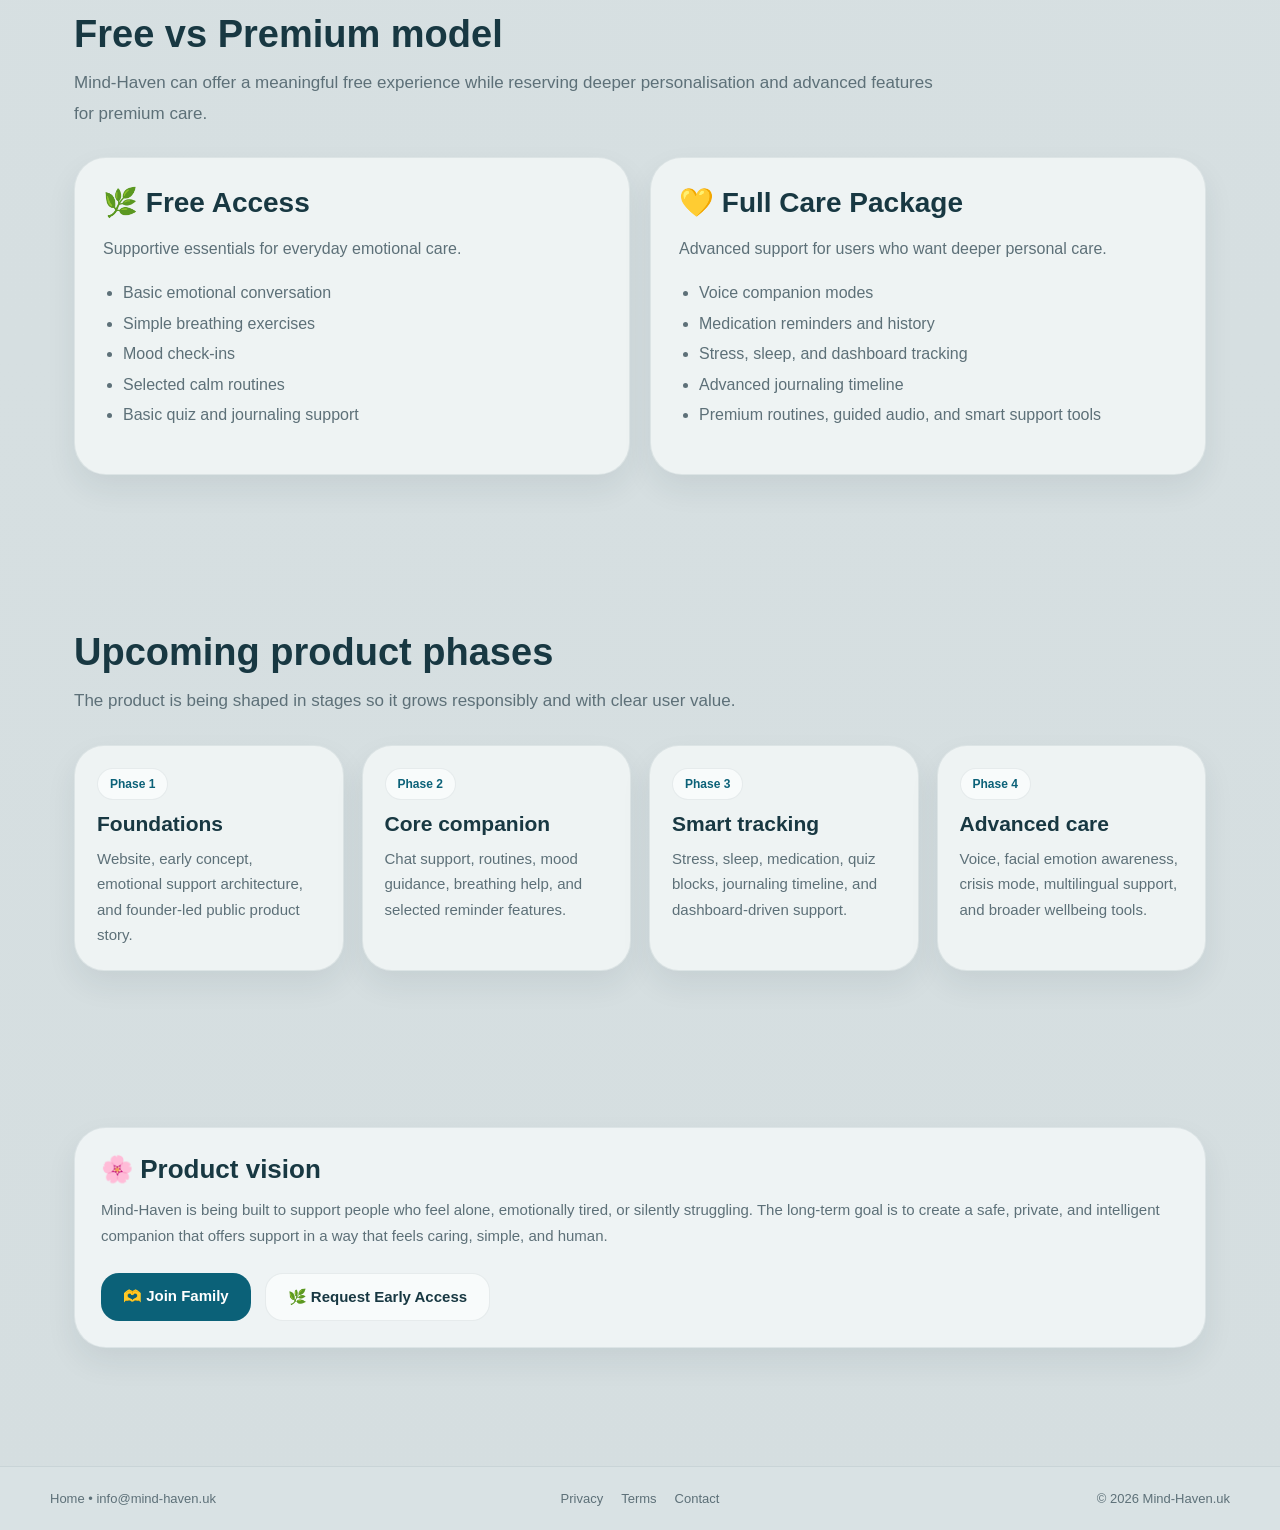
<file: product.html>
<!DOCTYPE html>
<html lang="en">
<head>
  <meta charset="UTF-8" />
  <meta name="viewport" content="width=device-width, initial-scale=1.0" />
  <title>Product • Mind-Haven.uk</title>
  <link rel="stylesheet" href="style.css?v=21" />
</head>
<body>

  <div class="navbar">
    <div class="container nav-inner">
      <a href="index.html" class="brand">
        <img src="logo.png" alt="Mind-Haven Logo" class="brand-logo">
        <div class="brand-text">
          <span>Mind-Haven.uk</span>
          <small>Your safe space for emotional support</small>
        </div>
      </a>

      <div class="navlinks">
        <a href="product.html">Product</a>
        <a href="use-cases.html">Use Cases</a>
        <a href="about.html">About</a>
        <a href="blog.html">Blog</a>
        <a href="contact.html">Contact</a>
        <a href="join-family.html">Join Family</a>
        <a href="early-access.html" class="cta">Request Early Access</a>
      </div>
    </div>
  </div>

  <!-- HERO -->
  <section class="hero">
    <div class="container hero-grid">
      <div>
        <div class="hero-kicker">🧠 Product Overview</div>
        <h1>
          <span class="soft">A 24/7 emotional AI companion</span><br>
          designed to listen, track, support, and care
        </h1>
        <p>
          Mind-Haven.uk is being built as a human-centred emotional support platform that combines
          chat-based care, voice interaction, mood awareness, gentle daily guidance, and privacy-first
          wellbeing tracking. It is imagined as a safe digital presence that supports users through
          real emotional struggles with calm, structure, and empathy.
        </p>

        <div class="hero-buttons">
          <a href="join-family.html" class="btn btn-primary">🫶 Join Family</a>
          <a href="early-access.html" class="btn btn-secondary">🌿 Request Early Access</a>
        </div>
      </div>

      <div class="hero-card">
        <h3>💛 Product promise</h3>
        <p>
          Mind-Haven is not designed to replace human care. It is designed to offer gentle,
          non-clinical, emotionally aware support between difficult moments — with reminders,
          routines, insights, and calm interaction that help users feel less alone.
        </p>

        <div class="soft-tags">
          <div class="soft-tag">🎙 Voice AI</div>
          <div class="soft-tag">🙂 Facial emotion support</div>
          <div class="soft-tag">💊 Reminder care</div>
          <div class="soft-tag">🔐 Privacy-first</div>
        </div>
      </div>
    </div>
  </section>

  <!-- CORE PRODUCT PILLARS -->
  <section class="section">
    <div class="container">
      <h2 class="section-title">Core product experience</h2>
      <p class="section-subtitle">
        Mind-Haven is structured around emotional awareness, daily care, and trust. The product is being
        shaped as a calm digital environment where users can speak, reflect, track, and receive support.
      </p>

      <div class="grid-3">
        <div class="card">
          <h3>💬 Emotional conversation</h3>
          <p>
            A chat-based support experience that can listen to users, understand emotional tone,
            and respond with supportive suggestions, motivational guidance, and calm interaction.
          </p>
        </div>

        <div class="card">
          <h3>🎙 Voice companion modes</h3>
          <p>
            Female, male, and child-style voice experiences are planned to help users feel more
            comfortable, emotionally supported, and personally connected.
          </p>
        </div>

        <div class="card">
          <h3>🫶 Daily emotional care</h3>
          <p>
            Morning, afternoon, and night support routines that provide greetings, reminders,
            emotional check-ins, and simple daily structure.
          </p>
        </div>
      </div>
    </div>
  </section>

  <!-- TRACKING DASHBOARD -->
  <section class="section">
    <div class="container">
      <h2 class="section-title">Wellbeing dashboard features</h2>
      <p class="section-subtitle">
        The platform is being designed to make emotional wellbeing visible through simple, calming,
        dashboard-style blocks that help users understand how they are doing.
      </p>

      <div class="dashboard-grid">
        <div class="dashboard-card">
          <h3>📉 Stress Indicator</h3>
          <p>Visual stress level tracking to help users notice patterns and reduce emotional overload early.</p>
          <div class="pill-row">
            <div class="pill pill-lavender">Low</div>
            <div class="pill pill-pink">Moderate</div>
            <div class="pill pill-yellow">High</div>
          </div>
        </div>

        <div class="dashboard-card">
          <h3>🌙 Sleep Duration</h3>
          <p>Daily sleep hour monitoring with simple reflections to understand rest quality and emotional balance.</p>
          <div class="pill-row">
            <div class="pill pill-mint">Sleep hours</div>
            <div class="pill pill-sage">Night care</div>
          </div>
        </div>

        <div class="dashboard-card">
          <h3>❤️ Heart-rate awareness</h3>
          <p>Future support for basic wellness signals such as heart-rate trend awareness during stress-heavy periods.</p>
          <div class="pill-row">
            <div class="pill pill-peach">Body cues</div>
            <div class="pill pill-pink">Calm prompts</div>
          </div>
        </div>

        <div class="dashboard-card">
          <h3>📅 Daily Calendar</h3>
          <p>Personal wellbeing calendar to organise reminders, journaling, calm sessions, routines, and support activities.</p>
          <div class="pill-row">
            <div class="pill pill-yellow">Routines</div>
            <div class="pill pill-mint">Tasks</div>
          </div>
        </div>

        <div class="dashboard-card">
          <h3>📝 Mood Journal Timeline</h3>
          <p>Emotion history over time so users can reflect on low moods, improvements, triggers, and progress.</p>
          <div class="pill-row">
            <div class="pill pill-pink">Reflections</div>
            <div class="pill pill-lavender">Mood patterns</div>
          </div>
        </div>

        <div class="dashboard-card">
          <h3>❓ Personal quiz blocks</h3>
          <p>Questions like “What helps you sleep better?” to personalise recommendations and improve support routines.</p>
          <div class="pill-row">
            <div class="pill pill-sage">Personalised</div>
            <div class="pill pill-peach">Interactive</div>
          </div>
        </div>
      </div>
    </div>
  </section>

  <!-- SMART SUPPORT FEATURES -->
  <section class="section">
    <div class="container">
      <h2 class="section-title">Smart support features</h2>
      <p class="section-subtitle">
        Mind-Haven is being designed as a practical companion that can respond to both emotions and routines.
      </p>

      <div class="grid-3">
        <div class="card">
          <h3>🙂 Facial emotion support</h3>
          <p>
            A future-facing feature where facial expression input can help the system understand emotional state
            and respond with more relevant calming suggestions.
          </p>
        </div>

        <div class="card">
          <h3>💊 Medication reminders</h3>
          <p>
            Users can save medication history, preferred reminder times, and support routines so the system
            can gently remind them when needed.
          </p>
        </div>

        <div class="card">
          <h3>🎵 Calm music & guided support</h3>
          <p>
            During low mood or overthinking, the product can surface music, soft sounds, or guided audio
            that helps users settle and breathe.
          </p>
        </div>

        <div class="card">
          <h3>🆘 Crisis mode</h3>
          <p>
            One-tap calm support for panic moments, including guided breathing, grounding, and pathways to
            NHS or emergency helpline information when appropriate.
          </p>
        </div>

        <div class="card">
          <h3>📞 Trusted contact support</h3>
          <p>
            Users can optionally save a trusted family member or friend to surface during difficult moments
            when human connection may be needed quickly.
          </p>
        </div>

        <div class="card">
          <h3>🌍 Multilingual care</h3>
          <p>
            Especially helpful for immigrants and multicultural communities, future versions may include
            multilingual support for more comfortable interaction.
          </p>
        </div>
      </div>
    </div>
  </section>

  <!-- PRIVACY -->
  <section class="section">
    <div class="container">
      <h2 class="section-title">Privacy and trust by design</h2>
      <p class="section-subtitle">
        Because this platform deals with emotional wellbeing, privacy and consent are not optional —
        they are central to the product.
      </p>

      <div class="grid-3">
        <div class="card">
          <h3>🔐 Personal data security</h3>
          <p>
            Emotional history, medication details, preferences, and routines should be stored with strong care
            and clear protection standards.
          </p>
        </div>

        <div class="card">
          <h3>🧾 Privacy dashboard</h3>
          <p>
            Users should be able to see, edit, and delete saved information, mood history, reminders,
            and preferences whenever they want.
          </p>
        </div>

        <div class="card">
          <h3>✅ Consent-based reminders</h3>
          <p>
            Medication, hydration, sleep, and walking reminders are designed to be optional and based on
            user consent — never forced or intrusive.
          </p>
        </div>
      </div>
    </div>
  </section>

  <!-- FREE VS PREMIUM -->
  <section class="section">
    <div class="container">
      <h2 class="section-title">Free vs Premium model</h2>
      <p class="section-subtitle">
        Mind-Haven can offer a meaningful free experience while reserving deeper personalisation and advanced
        features for premium care.
      </p>

      <div class="pricing-grid">
        <div class="price-card">
          <h3>🌿 Free Access</h3>
          <p>Supportive essentials for everyday emotional care.</p>
          <ul>
            <li>Basic emotional conversation</li>
            <li>Simple breathing exercises</li>
            <li>Mood check-ins</li>
            <li>Selected calm routines</li>
            <li>Basic quiz and journaling support</li>
          </ul>
        </div>

        <div class="price-card">
          <h3>💛 Full Care Package</h3>
          <p>Advanced support for users who want deeper personal care.</p>
          <ul>
            <li>Voice companion modes</li>
            <li>Medication reminders and history</li>
            <li>Stress, sleep, and dashboard tracking</li>
            <li>Advanced journaling timeline</li>
            <li>Premium routines, guided audio, and smart support tools</li>
          </ul>
        </div>
      </div>
    </div>
  </section>

  <!-- UPCOMING MODULES -->
  <section class="section">
    <div class="container">
      <h2 class="section-title">Upcoming product phases</h2>
      <p class="section-subtitle">
        The product is being shaped in stages so it grows responsibly and with clear user value.
      </p>

      <div class="flow-grid">
        <div class="flow-step">
          <span>Phase 1</span>
          <h3>Foundations</h3>
          <p>Website, early concept, emotional support architecture, and founder-led public product story.</p>
        </div>

        <div class="flow-step">
          <span>Phase 2</span>
          <h3>Core companion</h3>
          <p>Chat support, routines, mood guidance, breathing help, and selected reminder features.</p>
        </div>

        <div class="flow-step">
          <span>Phase 3</span>
          <h3>Smart tracking</h3>
          <p>Stress, sleep, medication, quiz blocks, journaling timeline, and dashboard-driven support.</p>
        </div>

        <div class="flow-step">
          <span>Phase 4</span>
          <h3>Advanced care</h3>
          <p>Voice, facial emotion awareness, crisis mode, multilingual support, and broader wellbeing tools.</p>
        </div>
      </div>
    </div>
  </section>

  <!-- CTA -->
  <section class="section">
    <div class="container">
      <div class="hero-card">
        <h3>🌸 Product vision</h3>
        <p>
          Mind-Haven is being built to support people who feel alone, emotionally tired, or silently struggling.
          The long-term goal is to create a safe, private, and intelligent companion that offers support
          in a way that feels caring, simple, and human.
        </p>

        <div class="hero-buttons">
          <a href="join-family.html" class="btn btn-primary">🫶 Join Family</a>
          <a href="early-access.html" class="btn btn-secondary">🌿 Request Early Access</a>
        </div>
      </div>
    </div>
  </section>

  <footer>
    <div class="container footer-inner footer-3col">

      <div class="footer-left">
        <a href="index.html">Home</a> •
        <a href="mailto:info@mind-haven.uk">info@mind-haven.uk</a>
      </div>

      <div class="footer-center">
        <a href="privacy.html">Privacy</a>
        <a href="terms.html">Terms</a>
        <a href="contact.html">Contact</a>
      </div>

      <div class="footer-right">
        © 2026 Mind-Haven.uk
      </div>

    </div>
  </footer>

</body>
</html>
</file>
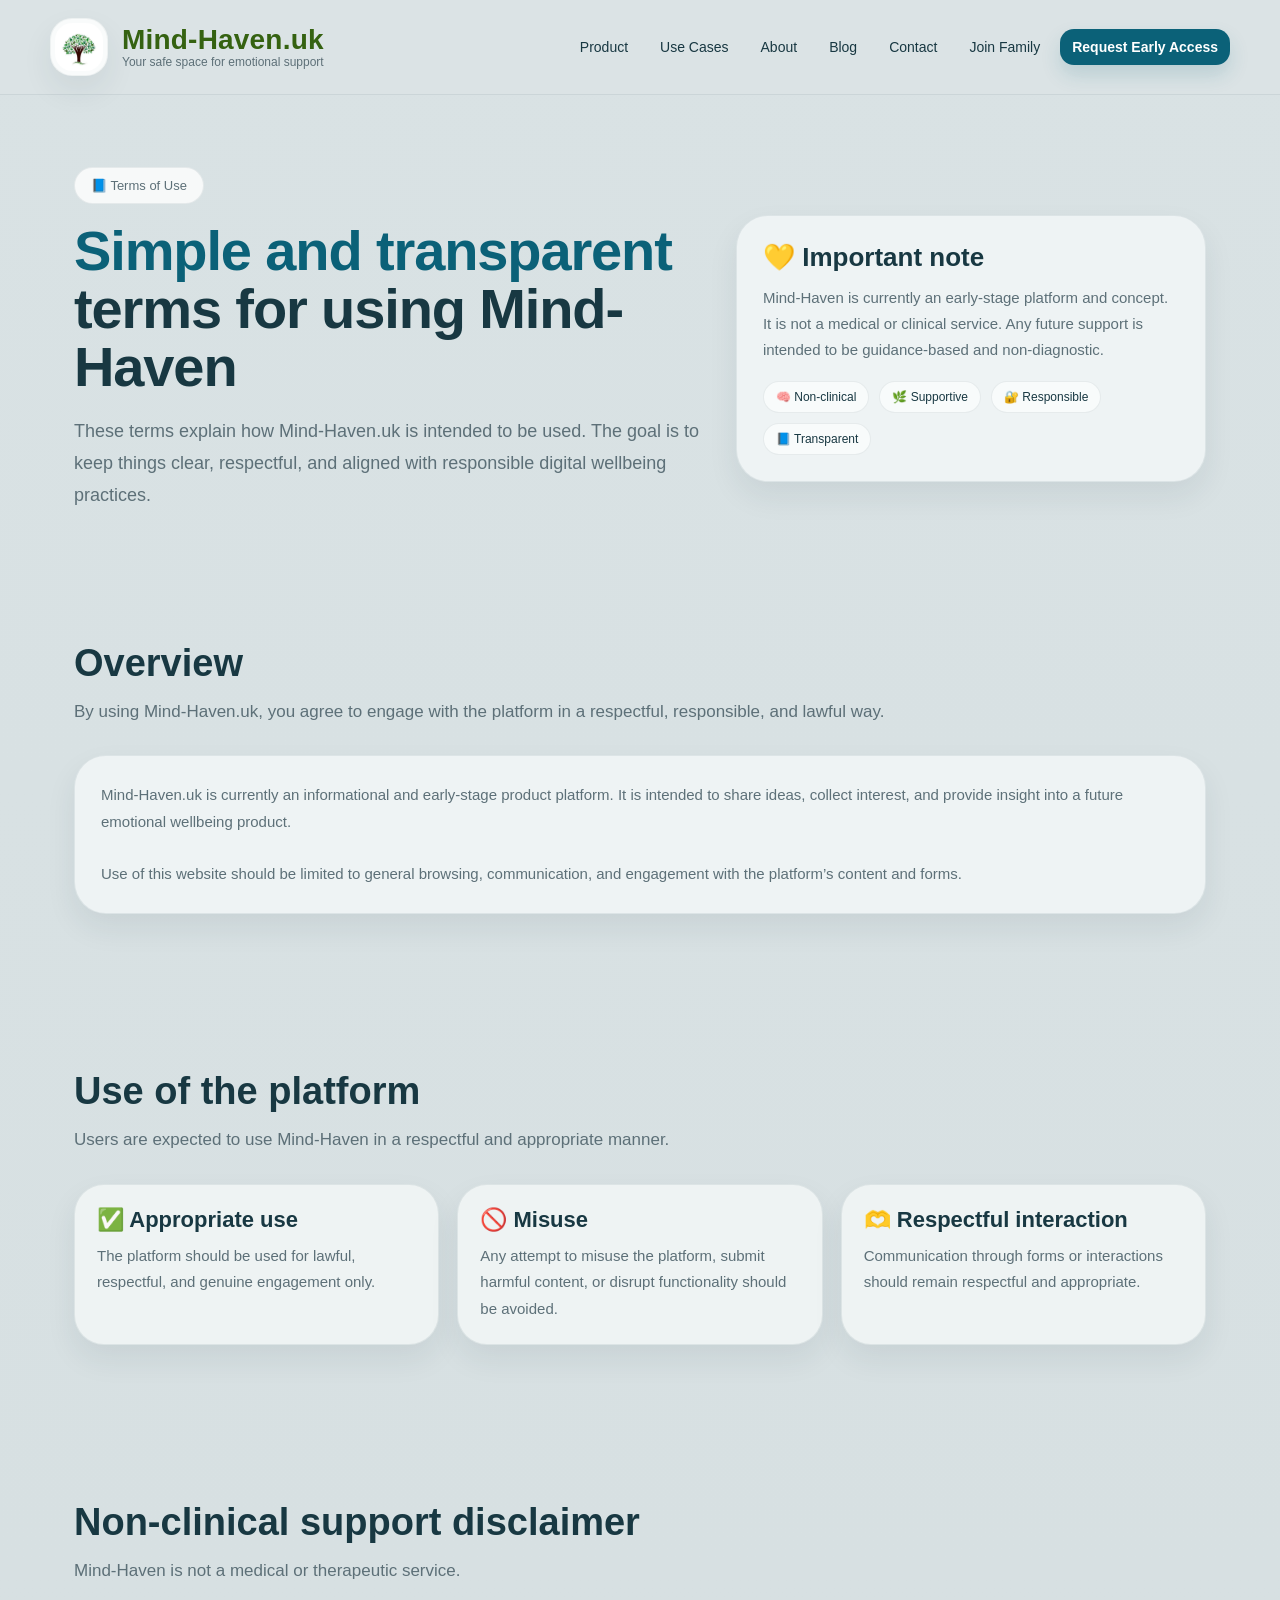
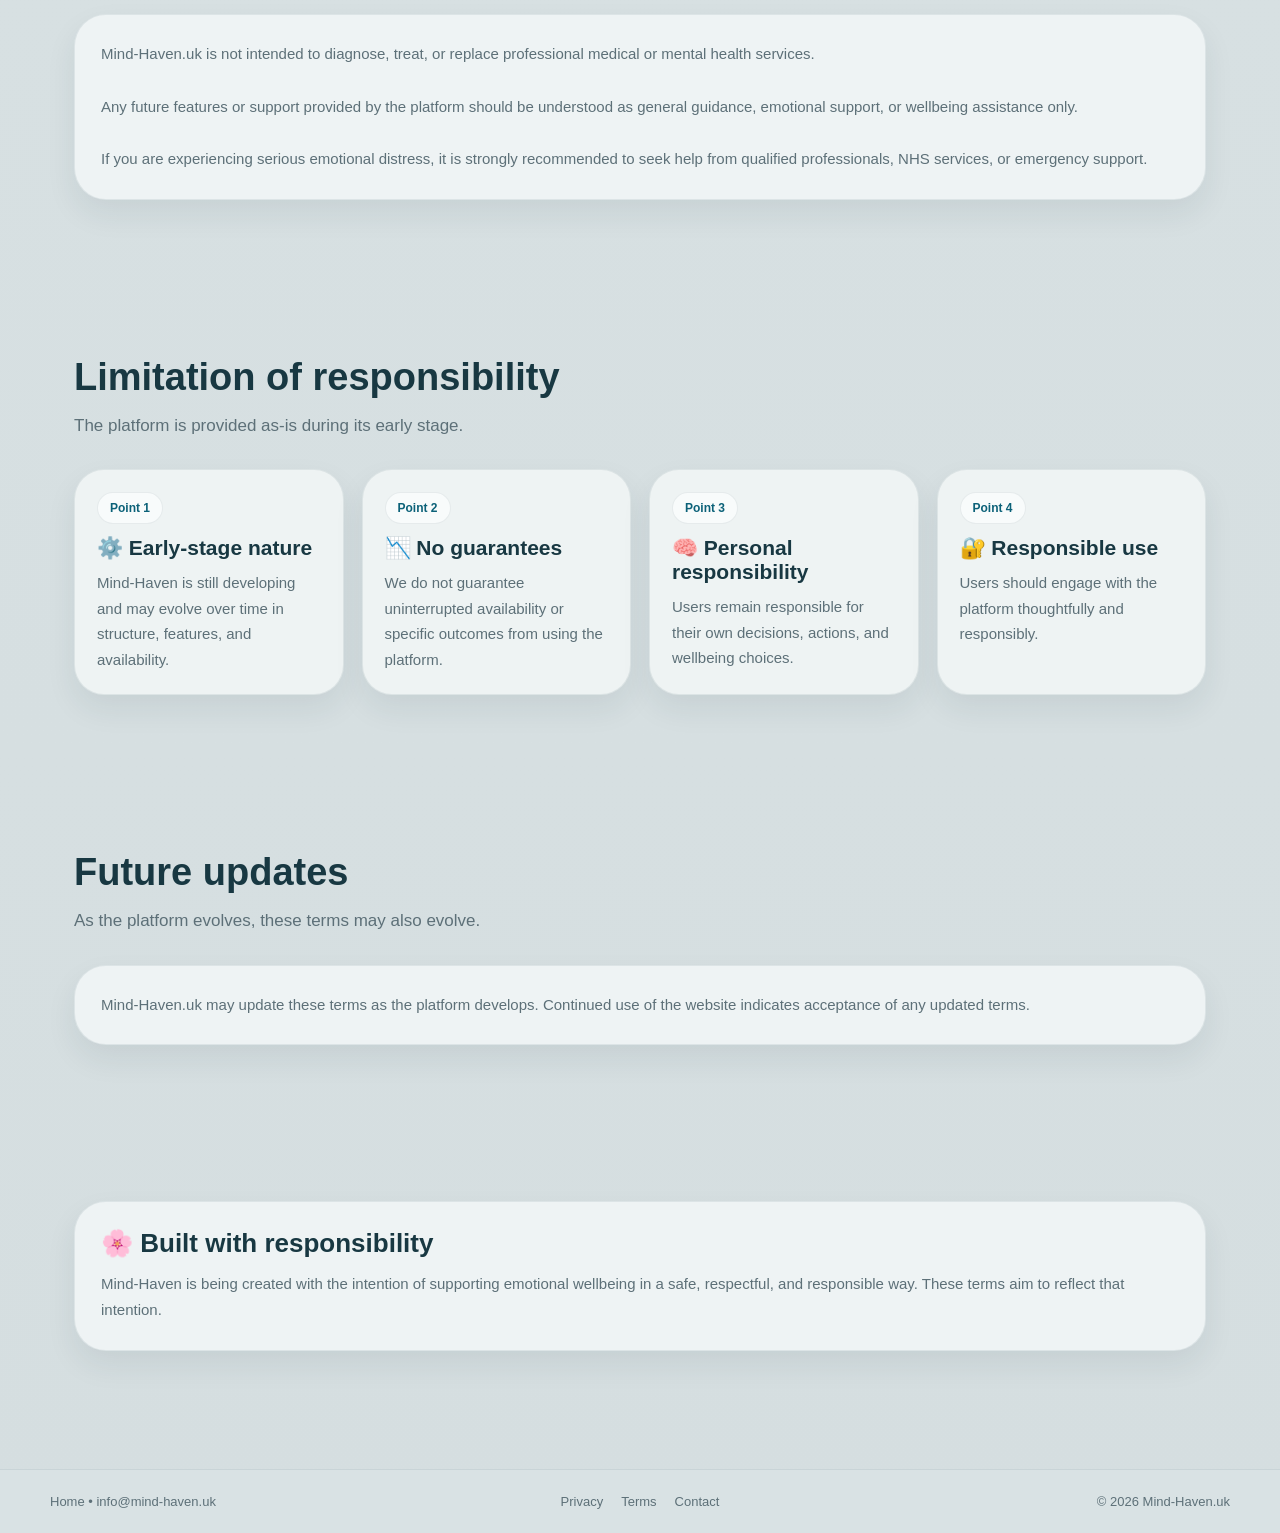
<file: terms.html>
<!DOCTYPE html>
<html lang="en">
<head>
  <meta charset="UTF-8" />
  <meta name="viewport" content="width=device-width, initial-scale=1.0" />
  <title>Terms • Mind-Haven.uk</title>
  <link rel="stylesheet" href="style.css?v=29" />
</head>
<body>

  <div class="navbar">
    <div class="container nav-inner">
      <a href="index.html" class="brand">
        <img src="logo.png" alt="Mind-Haven Logo" class="brand-logo">
        <div class="brand-text">
          <span>Mind-Haven.uk</span>
          <small>Your safe space for emotional support</small>
        </div>
      </a>

      <div class="navlinks">
        <a href="product.html">Product</a>
        <a href="use-cases.html">Use Cases</a>
        <a href="about.html">About</a>
        <a href="blog.html">Blog</a>
        <a href="contact.html">Contact</a>
        <a href="join-family.html">Join Family</a>
        <a href="early-access.html" class="cta">Request Early Access</a>
      </div>
    </div>
  </div>

  <!-- HERO -->
  <section class="hero">
    <div class="container hero-grid">
      <div>
        <div class="hero-kicker">📘 Terms of Use</div>
        <h1>
          <span class="soft">Simple and transparent</span><br>
          terms for using Mind-Haven
        </h1>
        <p>
          These terms explain how Mind-Haven.uk is intended to be used.
          The goal is to keep things clear, respectful, and aligned with
          responsible digital wellbeing practices.
        </p>
      </div>

      <div class="hero-card">
        <h3>💛 Important note</h3>
        <p>
          Mind-Haven is currently an early-stage platform and concept.
          It is not a medical or clinical service. Any future support is
          intended to be guidance-based and non-diagnostic.
        </p>

        <div class="soft-tags">
          <div class="soft-tag">🧠 Non-clinical</div>
          <div class="soft-tag">🌿 Supportive</div>
          <div class="soft-tag">🔐 Responsible</div>
          <div class="soft-tag">📘 Transparent</div>
        </div>
      </div>
    </div>
  </section>

  <!-- TERMS OVERVIEW -->
  <section class="section">
    <div class="container">
      <h2 class="section-title">Overview</h2>
      <p class="section-subtitle">
        By using Mind-Haven.uk, you agree to engage with the platform in a respectful,
        responsible, and lawful way.
      </p>

      <div class="hero-card" style="margin-top:28px;">
        <p>
          Mind-Haven.uk is currently an informational and early-stage product platform.
          It is intended to share ideas, collect interest, and provide insight into a future
          emotional wellbeing product.
          <br><br>
          Use of this website should be limited to general browsing, communication,
          and engagement with the platform’s content and forms.
        </p>
      </div>
    </div>
  </section>

  <!-- USE OF PLATFORM -->
  <section class="section">
    <div class="container">
      <h2 class="section-title">Use of the platform</h2>
      <p class="section-subtitle">
        Users are expected to use Mind-Haven in a respectful and appropriate manner.
      </p>

      <div class="grid-3">
        <div class="card">
          <h3>✅ Appropriate use</h3>
          <p>
            The platform should be used for lawful, respectful, and genuine engagement only.
          </p>
        </div>

        <div class="card">
          <h3>🚫 Misuse</h3>
          <p>
            Any attempt to misuse the platform, submit harmful content,
            or disrupt functionality should be avoided.
          </p>
        </div>

        <div class="card">
          <h3>🫶 Respectful interaction</h3>
          <p>
            Communication through forms or interactions should remain respectful and appropriate.
          </p>
        </div>
      </div>
    </div>
  </section>

  <!-- NON-CLINICAL DISCLAIMER -->
  <section class="section">
    <div class="container">
      <h2 class="section-title">Non-clinical support disclaimer</h2>
      <p class="section-subtitle">
        Mind-Haven is not a medical or therapeutic service.
      </p>

      <div class="hero-card" style="margin-top:28px;">
        <p>
          Mind-Haven.uk is not intended to diagnose, treat, or replace professional
          medical or mental health services.
          <br><br>
          Any future features or support provided by the platform should be understood
          as general guidance, emotional support, or wellbeing assistance only.
          <br><br>
          If you are experiencing serious emotional distress, it is strongly recommended
          to seek help from qualified professionals, NHS services, or emergency support.
        </p>
      </div>
    </div>
  </section>

  <!-- LIMITATION -->
  <section class="section">
    <div class="container">
      <h2 class="section-title">Limitation of responsibility</h2>
      <p class="section-subtitle">
        The platform is provided as-is during its early stage.
      </p>

      <div class="flow-grid">
        <div class="flow-step">
          <span>Point 1</span>
          <h3>⚙️ Early-stage nature</h3>
          <p>
            Mind-Haven is still developing and may evolve over time in structure, features, and availability.
          </p>
        </div>

        <div class="flow-step">
          <span>Point 2</span>
          <h3>📉 No guarantees</h3>
          <p>
            We do not guarantee uninterrupted availability or specific outcomes from using the platform.
          </p>
        </div>

        <div class="flow-step">
          <span>Point 3</span>
          <h3>🧠 Personal responsibility</h3>
          <p>
            Users remain responsible for their own decisions, actions, and wellbeing choices.
          </p>
        </div>

        <div class="flow-step">
          <span>Point 4</span>
          <h3>🔐 Responsible use</h3>
          <p>
            Users should engage with the platform thoughtfully and responsibly.
          </p>
        </div>
      </div>
    </div>
  </section>

  <!-- FUTURE UPDATES -->
  <section class="section">
    <div class="container">
      <h2 class="section-title">Future updates</h2>
      <p class="section-subtitle">
        As the platform evolves, these terms may also evolve.
      </p>

      <div class="hero-card" style="margin-top:28px;">
        <p>
          Mind-Haven.uk may update these terms as the platform develops.
          Continued use of the website indicates acceptance of any updated terms.
        </p>
      </div>
    </div>
  </section>

  <!-- FINAL MESSAGE -->
  <section class="section">
    <div class="container">
      <div class="hero-card">
        <h3>🌸 Built with responsibility</h3>
        <p>
          Mind-Haven is being created with the intention of supporting emotional wellbeing
          in a safe, respectful, and responsible way. These terms aim to reflect that intention.
        </p>
      </div>
    </div>
  </section>

  <footer>
    <div class="container footer-inner footer-3col">

      <div class="footer-left">
        <a href="index.html">Home</a> •
        <a href="mailto:info@mind-haven.uk">info@mind-haven.uk</a>
      </div>

      <div class="footer-center">
        <a href="privacy.html">Privacy</a>
        <a href="terms.html">Terms</a>
        <a href="contact.html">Contact</a>
      </div>

      <div class="footer-right">
        © 2026 Mind-Haven.uk
      </div>

    </div>
  </footer>

</body>
</html>
</file>
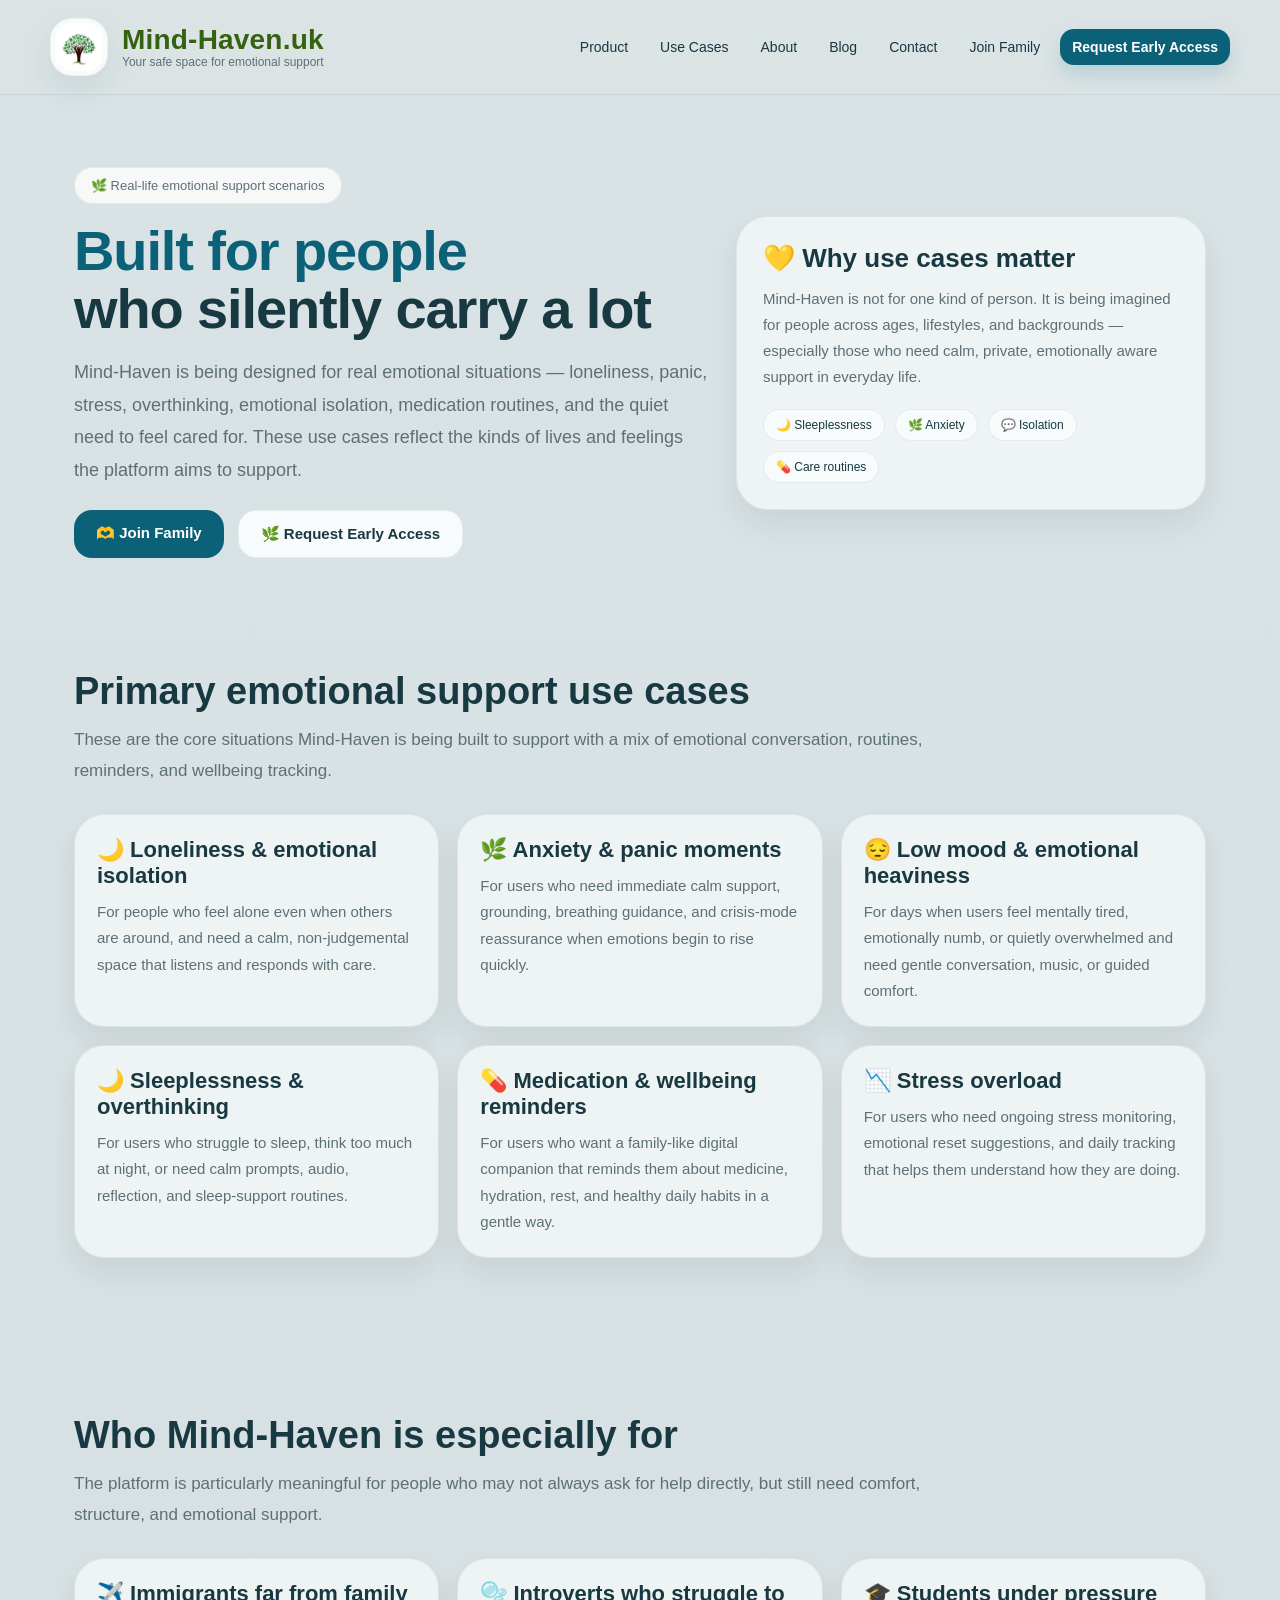
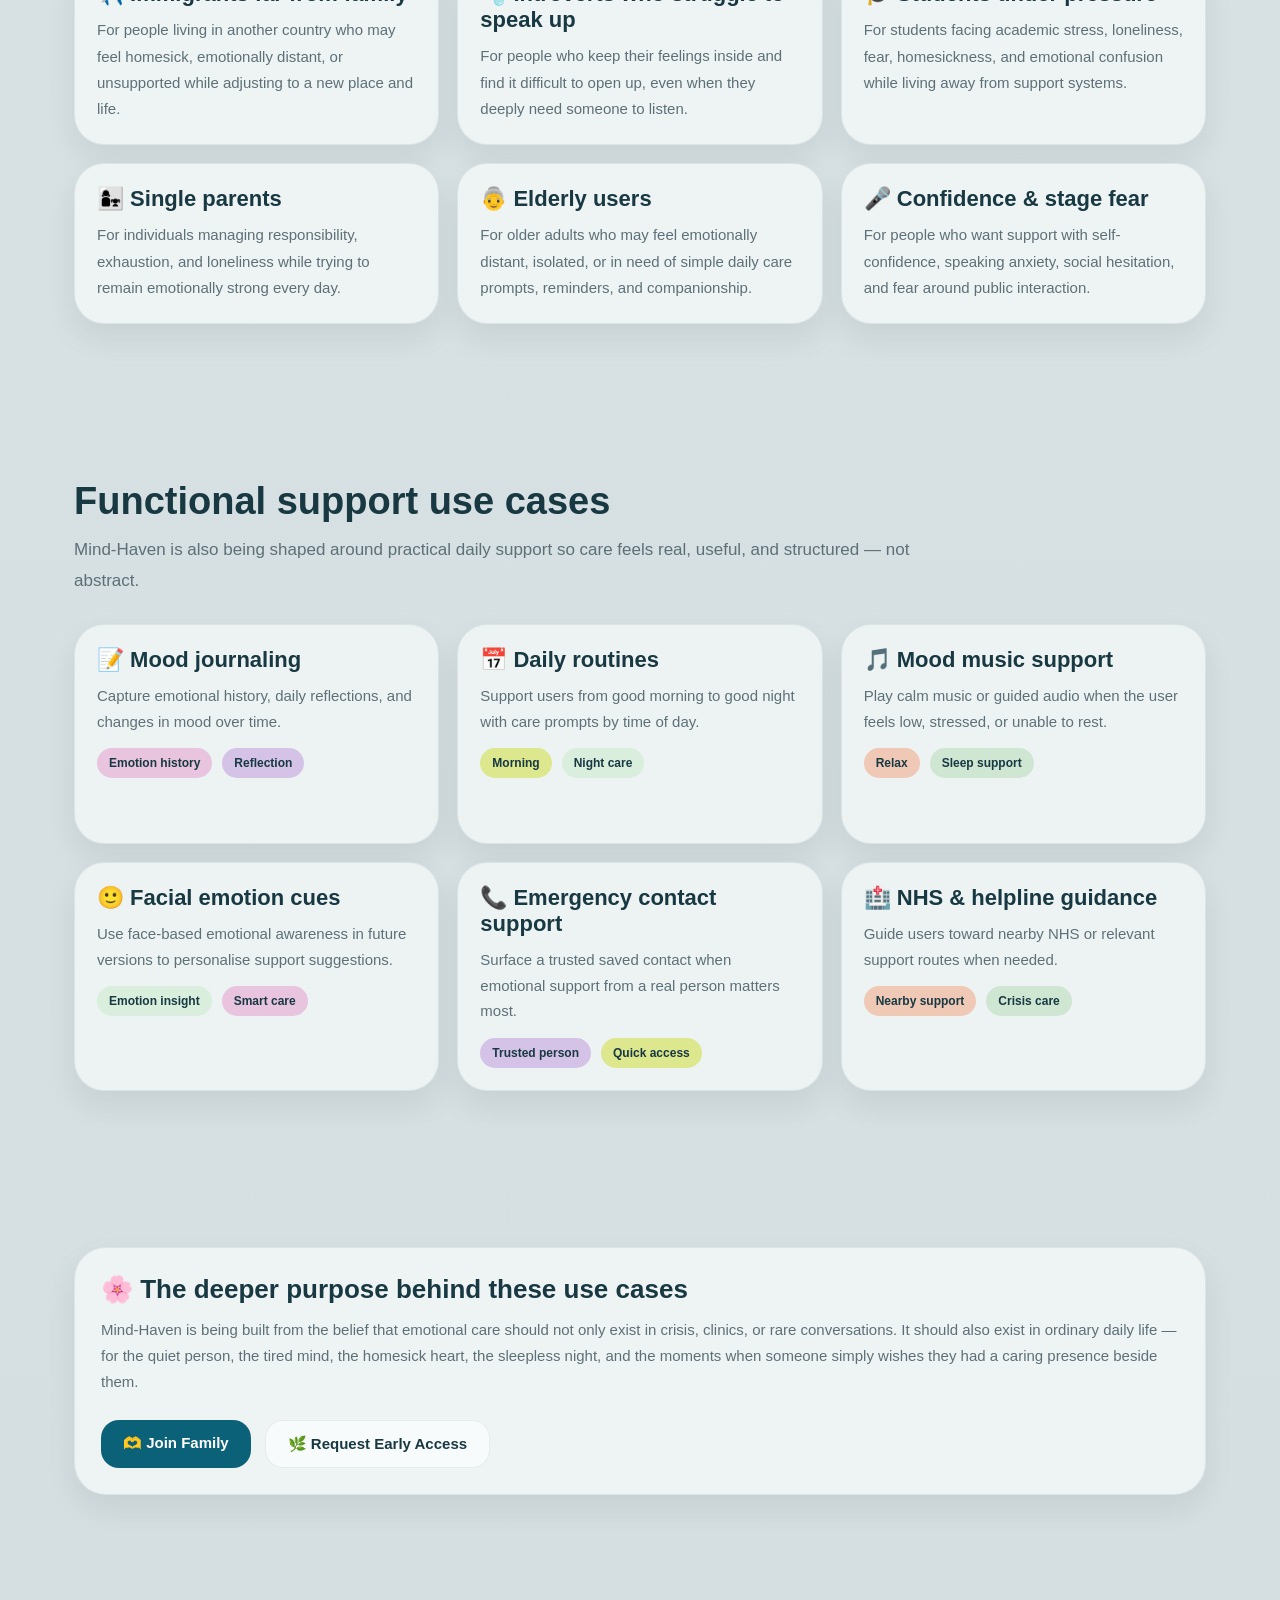
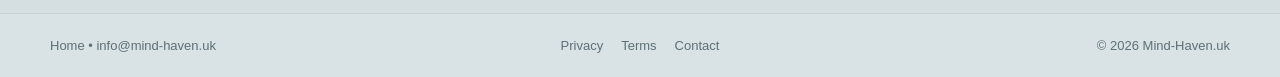
<file: use-cases.html>
<!DOCTYPE html>
<html lang="en">
<head>
  <meta charset="UTF-8" />
  <meta name="viewport" content="width=device-width, initial-scale=1.0" />
  <title>Use Cases • Mind-Haven.uk</title>
  <link rel="stylesheet" href="style.css?v=22" />
</head>
<body>

  <div class="navbar">
    <div class="container nav-inner">
      <a href="index.html" class="brand">
        <img src="logo.png" alt="Mind-Haven Logo" class="brand-logo">
        <div class="brand-text">
          <span>Mind-Haven.uk</span>
          <small>Your safe space for emotional support</small>
        </div>
      </a>

      <div class="navlinks">
        <a href="product.html">Product</a>
        <a href="use-cases.html">Use Cases</a>
        <a href="about.html">About</a>
        <a href="blog.html">Blog</a>
        <a href="contact.html">Contact</a>
        <a href="join-family.html">Join Family</a>
        <a href="early-access.html" class="cta">Request Early Access</a>
      </div>
    </div>
  </div>

  <!-- HERO -->
  <section class="hero">
    <div class="container hero-grid">
      <div>
        <div class="hero-kicker">🌿 Real-life emotional support scenarios</div>
        <h1>
          <span class="soft">Built for people</span><br>
          who silently carry a lot
        </h1>
        <p>
          Mind-Haven is being designed for real emotional situations — loneliness,
          panic, stress, overthinking, emotional isolation, medication routines,
          and the quiet need to feel cared for. These use cases reflect the kinds
          of lives and feelings the platform aims to support.
        </p>

        <div class="hero-buttons">
          <a href="join-family.html" class="btn btn-primary">🫶 Join Family</a>
          <a href="early-access.html" class="btn btn-secondary">🌿 Request Early Access</a>
        </div>
      </div>

      <div class="hero-card">
        <h3>💛 Why use cases matter</h3>
        <p>
          Mind-Haven is not for one kind of person. It is being imagined for people
          across ages, lifestyles, and backgrounds — especially those who need calm,
          private, emotionally aware support in everyday life.
        </p>

        <div class="soft-tags">
          <div class="soft-tag">🌙 Sleeplessness</div>
          <div class="soft-tag">🌿 Anxiety</div>
          <div class="soft-tag">💬 Isolation</div>
          <div class="soft-tag">💊 Care routines</div>
        </div>
      </div>
    </div>
  </section>

  <!-- PRIMARY USE CASES -->
  <section class="section">
    <div class="container">
      <h2 class="section-title">Primary emotional support use cases</h2>
      <p class="section-subtitle">
        These are the core situations Mind-Haven is being built to support with a mix
        of emotional conversation, routines, reminders, and wellbeing tracking.
      </p>

      <div class="grid-3">
        <div class="card">
          <h3>🌙 Loneliness & emotional isolation</h3>
          <p>
            For people who feel alone even when others are around, and need a calm,
            non-judgemental space that listens and responds with care.
          </p>
        </div>

        <div class="card">
          <h3>🌿 Anxiety & panic moments</h3>
          <p>
            For users who need immediate calm support, grounding, breathing guidance,
            and crisis-mode reassurance when emotions begin to rise quickly.
          </p>
        </div>

        <div class="card">
          <h3>😔 Low mood & emotional heaviness</h3>
          <p>
            For days when users feel mentally tired, emotionally numb, or quietly overwhelmed
            and need gentle conversation, music, or guided comfort.
          </p>
        </div>

        <div class="card">
          <h3>🌙 Sleeplessness & overthinking</h3>
          <p>
            For users who struggle to sleep, think too much at night, or need calm prompts,
            audio, reflection, and sleep-support routines.
          </p>
        </div>

        <div class="card">
          <h3>💊 Medication & wellbeing reminders</h3>
          <p>
            For users who want a family-like digital companion that reminds them about medicine,
            hydration, rest, and healthy daily habits in a gentle way.
          </p>
        </div>

        <div class="card">
          <h3>📉 Stress overload</h3>
          <p>
            For users who need ongoing stress monitoring, emotional reset suggestions,
            and daily tracking that helps them understand how they are doing.
          </p>
        </div>
      </div>
    </div>
  </section>

  <!-- PEOPLE SEGMENTS -->
  <section class="section">
    <div class="container">
      <h2 class="section-title">Who Mind-Haven is especially for</h2>
      <p class="section-subtitle">
        The platform is particularly meaningful for people who may not always ask for help
        directly, but still need comfort, structure, and emotional support.
      </p>

      <div class="grid-3">
        <div class="card">
          <h3>✈️ Immigrants far from family</h3>
          <p>
            For people living in another country who may feel homesick, emotionally distant,
            or unsupported while adjusting to a new place and life.
          </p>
        </div>

        <div class="card">
          <h3>🫧 Introverts who struggle to speak up</h3>
          <p>
            For people who keep their feelings inside and find it difficult to open up,
            even when they deeply need someone to listen.
          </p>
        </div>

        <div class="card">
          <h3>🎓 Students under pressure</h3>
          <p>
            For students facing academic stress, loneliness, fear, homesickness,
            and emotional confusion while living away from support systems.
          </p>
        </div>

        <div class="card">
          <h3>👩‍👧 Single parents</h3>
          <p>
            For individuals managing responsibility, exhaustion, and loneliness while
            trying to remain emotionally strong every day.
          </p>
        </div>

        <div class="card">
          <h3>👵 Elderly users</h3>
          <p>
            For older adults who may feel emotionally distant, isolated, or in need of
            simple daily care prompts, reminders, and companionship.
          </p>
        </div>

        <div class="card">
          <h3>🎤 Confidence & stage fear</h3>
          <p>
            For people who want support with self-confidence, speaking anxiety,
            social hesitation, and fear around public interaction.
          </p>
        </div>
      </div>
    </div>
  </section>

  <!-- FUNCTIONAL USE CASES -->
  <section class="section">
    <div class="container">
      <h2 class="section-title">Functional support use cases</h2>
      <p class="section-subtitle">
        Mind-Haven is also being shaped around practical daily support so care feels real,
        useful, and structured — not abstract.
      </p>

      <div class="dashboard-grid">
        <div class="dashboard-card">
          <h3>📝 Mood journaling</h3>
          <p>Capture emotional history, daily reflections, and changes in mood over time.</p>
          <div class="pill-row">
            <div class="pill pill-pink">Emotion history</div>
            <div class="pill pill-lavender">Reflection</div>
          </div>
        </div>

        <div class="dashboard-card">
          <h3>📅 Daily routines</h3>
          <p>Support users from good morning to good night with care prompts by time of day.</p>
          <div class="pill-row">
            <div class="pill pill-yellow">Morning</div>
            <div class="pill pill-mint">Night care</div>
          </div>
        </div>

        <div class="dashboard-card">
          <h3>🎵 Mood music support</h3>
          <p>Play calm music or guided audio when the user feels low, stressed, or unable to rest.</p>
          <div class="pill-row">
            <div class="pill pill-peach">Relax</div>
            <div class="pill pill-sage">Sleep support</div>
          </div>
        </div>

        <div class="dashboard-card">
          <h3>🙂 Facial emotion cues</h3>
          <p>Use face-based emotional awareness in future versions to personalise support suggestions.</p>
          <div class="pill-row">
            <div class="pill pill-mint">Emotion insight</div>
            <div class="pill pill-pink">Smart care</div>
          </div>
        </div>

        <div class="dashboard-card">
          <h3>📞 Emergency contact support</h3>
          <p>Surface a trusted saved contact when emotional support from a real person matters most.</p>
          <div class="pill-row">
            <div class="pill pill-lavender">Trusted person</div>
            <div class="pill pill-yellow">Quick access</div>
          </div>
        </div>

        <div class="dashboard-card">
          <h3>🏥 NHS & helpline guidance</h3>
          <p>Guide users toward nearby NHS or relevant support routes when needed.</p>
          <div class="pill-row">
            <div class="pill pill-peach">Nearby support</div>
            <div class="pill pill-sage">Crisis care</div>
          </div>
        </div>
      </div>
    </div>
  </section>

  <!-- WHY IT MATTERS -->
  <section class="section">
    <div class="container">
      <div class="hero-card">
        <h3>🌸 The deeper purpose behind these use cases</h3>
        <p>
          Mind-Haven is being built from the belief that emotional care should not only exist
          in crisis, clinics, or rare conversations. It should also exist in ordinary daily life —
          for the quiet person, the tired mind, the homesick heart, the sleepless night,
          and the moments when someone simply wishes they had a caring presence beside them.
        </p>

        <div class="hero-buttons">
          <a href="join-family.html" class="btn btn-primary">🫶 Join Family</a>
          <a href="early-access.html" class="btn btn-secondary">🌿 Request Early Access</a>
        </div>
      </div>
    </div>
  </section>

  <footer>
    <div class="container footer-inner footer-3col">

      <div class="footer-left">
        <a href="index.html">Home</a> •
        <a href="mailto:info@mind-haven.uk">info@mind-haven.uk</a>
      </div>

      <div class="footer-center">
        <a href="privacy.html">Privacy</a>
        <a href="terms.html">Terms</a>
        <a href="contact.html">Contact</a>
      </div>

      <div class="footer-right">
        © 2026 Mind-Haven.uk
      </div>

    </div>
  </footer>

</body>
</html>
</file>
<file: style.css>
:root{
  --bg:#d8e1e3;
  --bg-soft:#cfd9dc;
  --nav:#dbe3e5;
  --card:#ecf2f3;
  --card-2:#f6f8f8;
  --text:#183842;
  --muted:#5d7078;

  --teal-dark:#0b6178;
  --teal:#3f808b;
  --teal-mid:#5a9aa0;

  --pink:#e8c4df;
  --pink-soft:#f2dcef;
  --lavender:#d5c3e7;
  --purple:#b38ad9;
  --mint:#d9eedc;
  --mint-2:#cfe6d2;
  --yellow:#dde78d;
  --peach:#efc9b6;

  --line:rgba(24,56,66,0.08);
  --shadow:0 14px 30px rgba(24,56,66,0.08);
}

*{
  box-sizing:border-box;
}

html{
  scroll-behavior:smooth;
}

body{
  margin:0;
  font-family:"Inter","Segoe UI",Arial,sans-serif;
  background:linear-gradient(180deg,#d9e2e4 0%, #d5dee0 100%);
  color:var(--text);
}

.container{
  max-width:1180px;
  margin:0 auto;
  padding:0 24px;
}

/* NAVBAR */
.navbar{
  position:sticky;
  top:0;
  z-index:1000;
  background:rgba(219,227,229,0.94);
  backdrop-filter:blur(12px);
  border-bottom:1px solid var(--line);
}

.nav-inner{
  display:flex;
  justify-content:space-between;
  align-items:center;
  gap:18px;
  padding:18px 0;
}

.brand{
  display:flex;
  align-items:center;
  gap:14px;
  text-decoration:none;
}

.brand-logo{
  width:58px;
  height:58px;
  object-fit:contain;
  background:#f9fbfb;
  padding:4px;
  border-radius:22px;
  box-shadow:var(--shadow);
  border:1px solid rgba(24,56,66,0.05);
}

.brand-text{
  display:flex;
  flex-direction:column;
  line-height:1.08;
}

.brand-text span{
  font-size:28px;
  font-weight:800;
  color:#356211;
  letter-spacing:0.2px;
}

.brand-text small{
  color:var(--muted);
  font-size:12px;
}

.navlinks{
  display:flex;
  align-items:center;
  flex-wrap:wrap;
  gap:8px;
}

.navlinks a{
  color:var(--text);
  text-decoration:none;
  font-size:14px;
  padding:10px 12px;
  border-radius:14px;
  transition:0.25s ease;
}

.navlinks a:hover{
  background:#f8fbfb;
}

.cta{
  background:var(--teal-dark);
  color:#ffffff !important;
  font-weight:700;
  box-shadow:0 10px 20px rgba(11,97,120,0.16);
}

/* HERO */
.hero{
  padding:72px 0 34px;
}

.hero-grid{
  display:grid;
  grid-template-columns:1.15fr 0.85fr;
  gap:26px;
  align-items:center;
}

.hero-kicker{
  display:inline-block;
  background:#f7f9f9;
  border:1px solid var(--line);
  color:var(--muted);
  padding:10px 16px;
  border-radius:999px;
  font-size:13px;
}

.hero h1{
  margin:18px 0 16px;
  font-size:56px;
  line-height:1.04;
  letter-spacing:-0.02em;
}

.hero h1 .soft{
  color:var(--teal-dark);
}

.hero p{
  font-size:18px;
  line-height:1.8;
  color:var(--muted);
  max-width:760px;
}

.hero-buttons{
  margin-top:24px;
  display:flex;
  flex-wrap:wrap;
  gap:14px;
}

.btn{
  display:inline-block;
  text-decoration:none;
  padding:14px 22px;
  border-radius:18px;
  font-weight:700;
  font-size:15px;
  transition:0.25s ease;
}

.btn-primary{
  background:var(--teal-dark);
  color:#fff;
}

.btn-secondary{
  background:#f8fbfb;
  border:1px solid var(--line);
  color:var(--text);
}

.hero-card{
  background:#eef3f4;
  border:1px solid var(--line);
  border-radius:32px;
  padding:26px;
  box-shadow:var(--shadow);
}

.hero-card h3{
  margin:0 0 12px;
  font-size:26px;
  color:var(--text);
}

.hero-card p{
  margin:0;
  font-size:15px;
  line-height:1.75;
  color:var(--muted);
}

.soft-tags{
  margin-top:18px;
  display:flex;
  flex-wrap:wrap;
  gap:10px;
}

.soft-tag{
  font-size:12px;
  background:#f8fbfb;
  border:1px solid var(--line);
  padding:8px 12px;
  border-radius:999px;
  color:var(--text);
}

/* SECTION */
.section{
  padding:78px 0;
}

.section-title{
  margin:0 0 12px;
  font-size:38px;
  color:var(--text);
}

.section-subtitle{
  margin:0;
  max-width:860px;
  font-size:17px;
  line-height:1.8;
  color:var(--muted);
}

/* DASHBOARD */
.dashboard-grid{
  margin-top:28px;
  display:grid;
  grid-template-columns:repeat(3,1fr);
  gap:18px;
}

.dashboard-card{
  background:#edf3f3;
  border:1px solid var(--line);
  border-radius:30px;
  padding:22px;
  box-shadow:var(--shadow);
  min-height:220px;
}

.dashboard-card h3{
  margin:0 0 10px;
  font-size:22px;
  color:var(--text);
}

.dashboard-card p{
  margin:0;
  color:var(--muted);
  line-height:1.7;
  font-size:15px;
}

.pill-row{
  display:flex;
  flex-wrap:wrap;
  gap:10px;
  margin-top:14px;
}

.pill{
  padding:8px 12px;
  border-radius:999px;
  font-size:12px;
  font-weight:600;
  color:var(--text);
}

.pill-pink{ background:var(--pink); }
.pill-lavender{ background:var(--lavender); }
.pill-yellow{ background:var(--yellow); }
.pill-mint{ background:var(--mint); }
.pill-sage{ background:var(--mint-2); }
.pill-peach{ background:var(--peach); }

/* FEATURE CARDS */
.grid-3{
  margin-top:28px;
  display:grid;
  grid-template-columns:repeat(3,1fr);
  gap:18px;
}

.card{
  background:#eef3f3;
  border:1px solid var(--line);
  border-radius:30px;
  padding:22px;
  box-shadow:var(--shadow);
  transition:0.25s ease;
}

.card:hover{
  transform:translateY(-3px);
}

.card h3{
  margin:0 0 10px;
  font-size:22px;
  color:var(--text);
}

.card p{
  margin:0;
  color:var(--muted);
  line-height:1.75;
  font-size:15px;
}

/* PHASES */
.flow-grid{
  margin-top:28px;
  display:grid;
  grid-template-columns:repeat(4,1fr);
  gap:18px;
}

.flow-step{
  background:#eef3f3;
  border:1px solid var(--line);
  border-radius:30px;
  padding:22px;
  box-shadow:var(--shadow);
}

.flow-step span{
  display:inline-block;
  margin-bottom:12px;
  background:#f8fbfb;
  border:1px solid var(--line);
  padding:8px 12px;
  border-radius:999px;
  font-size:12px;
  font-weight:700;
  color:var(--teal-dark);
}

.flow-step h3{
  margin:0 0 10px;
  font-size:21px;
}

.flow-step p{
  margin:0;
  color:var(--muted);
  line-height:1.7;
  font-size:15px;
}

/* PRICING */
.pricing-grid{
  margin-top:28px;
  display:grid;
  grid-template-columns:1fr 1fr;
  gap:20px;
}

.price-card{
  background:#eef3f3;
  border:1px solid var(--line);
  border-radius:32px;
  padding:28px;
  box-shadow:var(--shadow);
}

.price-card h3{
  margin:0 0 8px;
  font-size:28px;
}

.price-card p{
  color:var(--muted);
  line-height:1.7;
}

.price-card ul{
  padding-left:20px;
  color:var(--muted);
  line-height:1.9;
}

/* FORMS */
.form-card{
  max-width:760px;
  margin-top:26px;
}

.form-input,
.form-textarea,
.form-select{
  width:100%;
  padding:14px;
  border-radius:18px;
  border:1px solid var(--line);
  background:#f8fbfb;
  color:#607078;
  margin-bottom:14px;
  outline:none;
  font:inherit;
}

.form-input::placeholder,
.form-textarea::placeholder{
  color:#607078;
  opacity:1;
}

.form-select{
  color:#607078;
}

.form-textarea{
  min-height:160px;
  resize:vertical;
}

/* FOOTER */
footer{
  margin-top:40px;
  border-top:1px solid var(--line);
  background:#d9e2e4;
}

.footer-inner{
  padding:24px 0;
  color:var(--muted);
  font-size:13px;
}

.footer-inner a{
  color:var(--muted);
  text-decoration:none;
}

.footer-inner a:hover{
  color:var(--text);
}

.footer-3col{
  display:grid;
  grid-template-columns:1fr auto 1fr;
  align-items:center;
}

.footer-left{
  text-align:left;
}

.footer-center{
  text-align:center;
  display:flex;
  gap:18px;
  justify-content:center;
}

.footer-right{
  text-align:right;
}

/* MOBILE */
@media (max-width: 980px){
  .hero-grid,
  .dashboard-grid,
  .grid-3,
  .pricing-grid,
  .flow-grid{
    grid-template-columns:1fr 1fr;
  }

  .hero h1{
    font-size:44px;
  }
}

@media (max-width: 720px){
  .nav-inner{
    flex-direction:column;
    align-items:flex-start;
  }

  .navlinks{
    width:100%;
  }

  .hero-grid,
  .dashboard-grid,
  .grid-3,
  .pricing-grid,
  .flow-grid{
    grid-template-columns:1fr;
  }

  .hero h1{
    font-size:36px;
  }

  .section-title{
    font-size:30px;
  }

  .brand-text span{
    font-size:23px;
  }

  .brand-logo{
    width:50px;
    height:50px;
  }

  .footer-3col{
    grid-template-columns:1fr;
    text-align:center;
    gap:10px;
  }

  .footer-left,
  .footer-right{
    text-align:center;
  }

  .footer-center{
    justify-content:center;
  }
}
</file>
